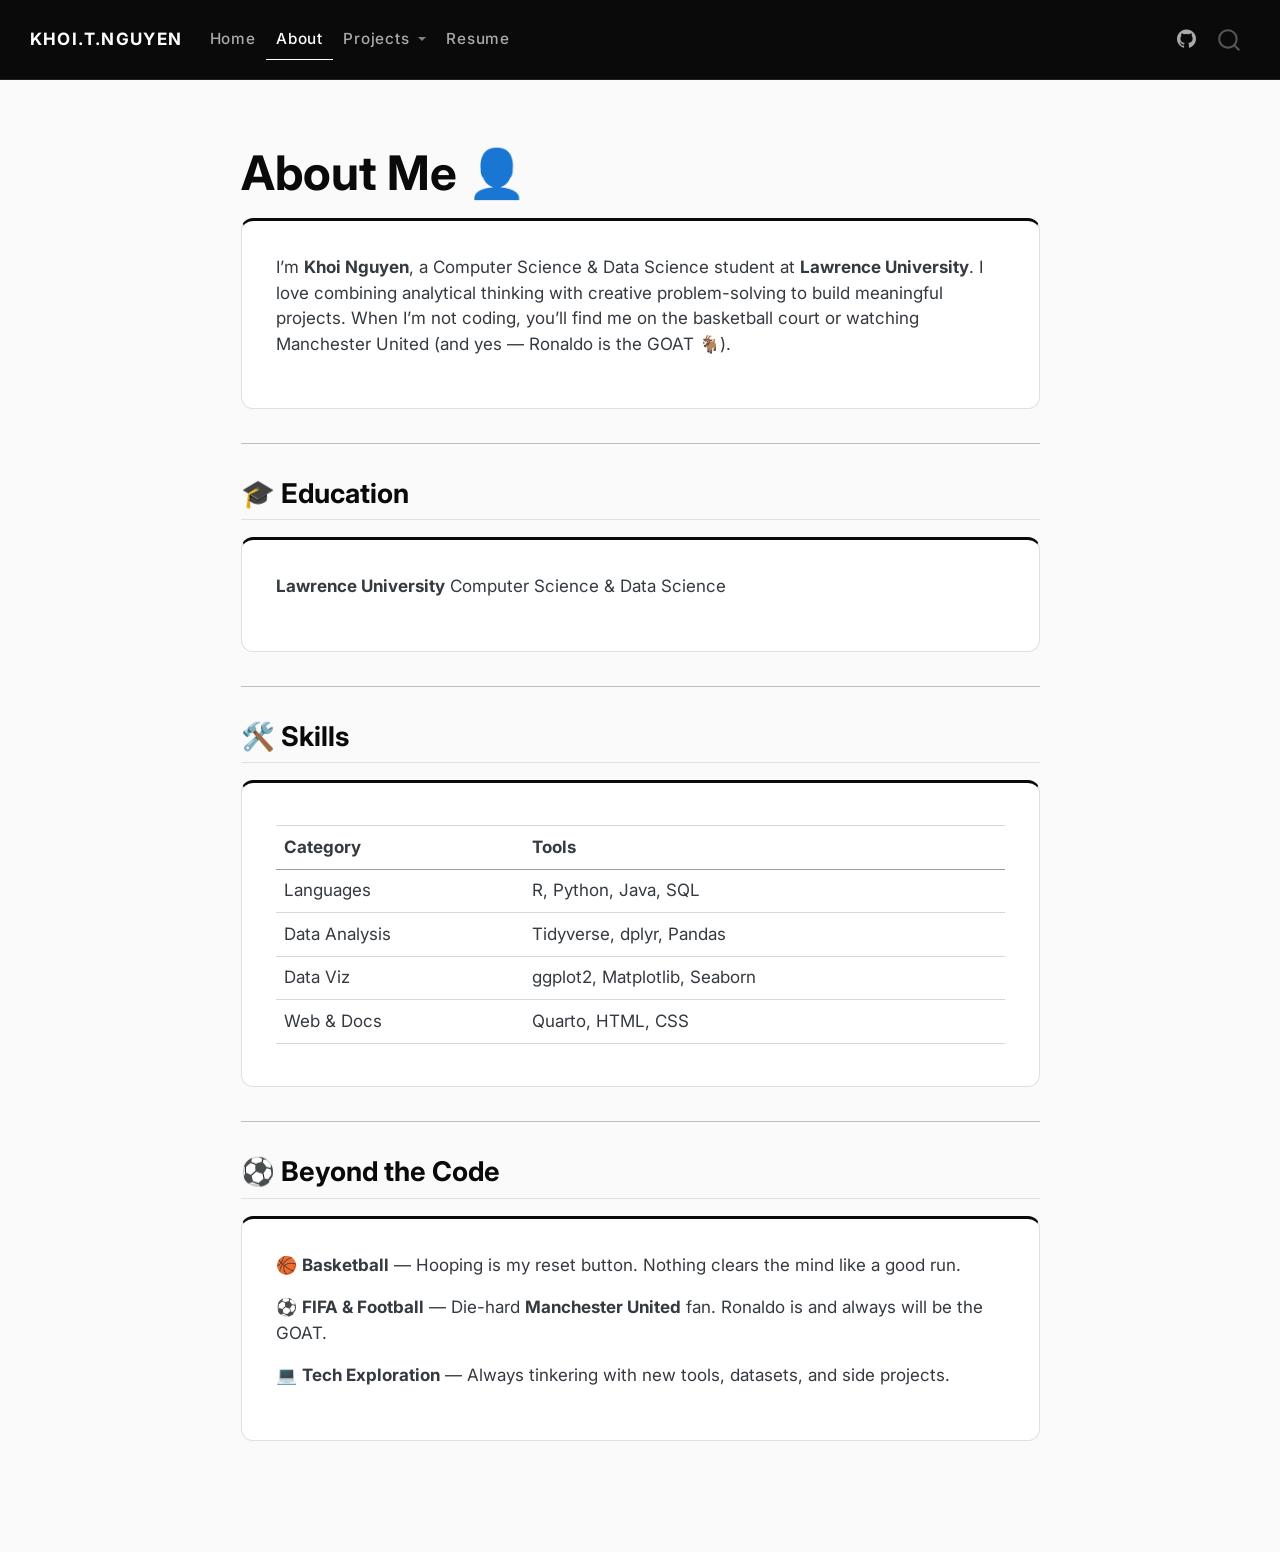
<file: docs/about.html>
<!DOCTYPE html>
<html xmlns="http://www.w3.org/1999/xhtml" lang="en" xml:lang="en"><head>

<meta charset="utf-8">
<meta name="generator" content="quarto-1.8.27">

<meta name="viewport" content="width=device-width, initial-scale=1.0, user-scalable=yes">


<title>about – Khoi.T.Nguyen</title>
<style>
code{white-space: pre-wrap;}
span.smallcaps{font-variant: small-caps;}
div.columns{display: flex; gap: min(4vw, 1.5em);}
div.column{flex: auto; overflow-x: auto;}
div.hanging-indent{margin-left: 1.5em; text-indent: -1.5em;}
ul.task-list{list-style: none;}
ul.task-list li input[type="checkbox"] {
  width: 0.8em;
  margin: 0 0.8em 0.2em -1em; /* quarto-specific, see https://github.com/quarto-dev/quarto-cli/issues/4556 */ 
  vertical-align: middle;
}
</style>


<script src="site_libs/quarto-nav/quarto-nav.js"></script>
<script src="site_libs/quarto-nav/headroom.min.js"></script>
<script src="site_libs/clipboard/clipboard.min.js"></script>
<script src="site_libs/quarto-search/autocomplete.umd.js"></script>
<script src="site_libs/quarto-search/fuse.min.js"></script>
<script src="site_libs/quarto-search/quarto-search.js"></script>
<meta name="quarto:offset" content="./">
<script src="site_libs/quarto-html/quarto.js" type="module"></script>
<script src="site_libs/quarto-html/tabsets/tabsets.js" type="module"></script>
<script src="site_libs/quarto-html/axe/axe-check.js" type="module"></script>
<script src="site_libs/quarto-html/popper.min.js"></script>
<script src="site_libs/quarto-html/tippy.umd.min.js"></script>
<script src="site_libs/quarto-html/anchor.min.js"></script>
<link href="site_libs/quarto-html/tippy.css" rel="stylesheet">
<link href="site_libs/quarto-html/quarto-syntax-highlighting-ed96de9b727972fe78a7b5d16c58bf87.css" rel="stylesheet" id="quarto-text-highlighting-styles">
<script src="site_libs/bootstrap/bootstrap.min.js"></script>
<link href="site_libs/bootstrap/bootstrap-icons.css" rel="stylesheet">
<link href="site_libs/bootstrap/bootstrap-c82218b12ac0f327fa8bd7d074ce2147.min.css" rel="stylesheet" append-hash="true" id="quarto-bootstrap" data-mode="light">
<script id="quarto-search-options" type="application/json">{
  "location": "navbar",
  "copy-button": false,
  "collapse-after": 3,
  "panel-placement": "end",
  "type": "overlay",
  "limit": 50,
  "keyboard-shortcut": [
    "f",
    "/",
    "s"
  ],
  "show-item-context": false,
  "language": {
    "search-no-results-text": "No results",
    "search-matching-documents-text": "matching documents",
    "search-copy-link-title": "Copy link to search",
    "search-hide-matches-text": "Hide additional matches",
    "search-more-match-text": "more match in this document",
    "search-more-matches-text": "more matches in this document",
    "search-clear-button-title": "Clear",
    "search-text-placeholder": "",
    "search-detached-cancel-button-title": "Cancel",
    "search-submit-button-title": "Submit",
    "search-label": "Search"
  }
}</script>


<link rel="stylesheet" href="styles.css">
</head>

<body class="nav-fixed fullcontent quarto-light">

<div id="quarto-search-results"></div>
  <header id="quarto-header" class="headroom fixed-top">
    <nav class="navbar navbar-expand-lg " data-bs-theme="dark">
      <div class="navbar-container container-fluid">
      <div class="navbar-brand-container mx-auto">
    <a class="navbar-brand" href="./index.html">
    <span class="navbar-title">Khoi.T.Nguyen</span>
    </a>
  </div>
            <div id="quarto-search" class="" title="Search"></div>
          <button class="navbar-toggler" type="button" data-bs-toggle="collapse" data-bs-target="#navbarCollapse" aria-controls="navbarCollapse" role="menu" aria-expanded="false" aria-label="Toggle navigation" onclick="if (window.quartoToggleHeadroom) { window.quartoToggleHeadroom(); }">
  <span class="navbar-toggler-icon"></span>
</button>
          <div class="collapse navbar-collapse" id="navbarCollapse">
            <ul class="navbar-nav navbar-nav-scroll me-auto">
  <li class="nav-item">
    <a class="nav-link" href="./index.html"> 
<span class="menu-text">Home</span></a>
  </li>  
  <li class="nav-item">
    <a class="nav-link active" href="./about.html" aria-current="page"> 
<span class="menu-text">About</span></a>
  </li>  
  <li class="nav-item dropdown ">
    <a class="nav-link dropdown-toggle" href="#" id="nav-menu-projects" role="link" data-bs-toggle="dropdown" aria-expanded="false">
 <span class="menu-text">Projects</span>
    </a>
    <ul class="dropdown-menu" aria-labelledby="nav-menu-projects">    
        <li>
    <a class="dropdown-item" href="./projects.html">
 <span class="dropdown-text">F1 SQL Analysis</span></a>
  </li>  
        <li>
    <a class="dropdown-item" href="./Project3.html">
 <span class="dropdown-text">Love, Fear, and Social Worlds: A Text Analysis of Pride and Prejudice, Frankenstein, and Dracula</span></a>
  </li>  
        <li>
    <a class="dropdown-item" href="./project4.html">
 <span class="dropdown-text">aRtpalette</span></a>
  </li>  
        <li>
    <a class="dropdown-item" href="./Paper_presentation_poster.html">
 <span class="dropdown-text">Paper Analysis: DuckDB: An Embeddable Analytical Database</span></a>
  </li>  
        <li>
    <a class="dropdown-item" href="./TitanicProject.html">
 <span class="dropdown-text">Survival on the Titanic: Analyzing Patterns and Building Predictive Models</span></a>
  </li>  
    </ul>
  </li>
  <li class="nav-item">
    <a class="nav-link" href="./Resume.html"> 
<span class="menu-text">Resume</span></a>
  </li>  
</ul>
            <ul class="navbar-nav navbar-nav-scroll ms-auto">
  <li class="nav-item compact">
    <a class="nav-link" href="https://github.com/kho2934"> <i class="bi bi-github" role="img">
</i> 
<span class="menu-text"></span></a>
  </li>  
</ul>
          </div> <!-- /navcollapse -->
            <div class="quarto-navbar-tools">
</div>
      </div> <!-- /container-fluid -->
    </nav>
</header>
<!-- content -->
<div id="quarto-content" class="quarto-container page-columns page-rows-contents page-layout-article page-navbar">
<!-- sidebar -->
<!-- margin-sidebar -->
    
<!-- main -->
<main class="content" id="quarto-document-content"><header id="title-block-header" class="quarto-title-block"></header>




<section id="about-me" class="level1">
<h1>About Me 👤</h1>
<div class="card" style="padding: 2rem; margin-bottom: 2rem;">
<p>I’m <strong>Khoi Nguyen</strong>, a Computer Science &amp; Data Science student at <strong>Lawrence University</strong>. I love combining analytical thinking with creative problem-solving to build meaningful projects. When I’m not coding, you’ll find me on the basketball court or watching Manchester United (and yes — Ronaldo is the GOAT 🐐).</p>
</div>
<hr>
<section id="education" class="level2">
<h2 class="anchored" data-anchor-id="education">🎓 Education</h2>
<div class="card" style="padding: 2rem; margin-bottom: 2rem;">
<p><strong>Lawrence University</strong> Computer Science &amp; Data Science</p>
</div>
<hr>
</section>
<section id="skills" class="level2">
<h2 class="anchored" data-anchor-id="skills">🛠️ Skills</h2>
<div class="card" style="padding: 2rem; margin-bottom: 2rem;">
<table class="caption-top table">
<thead>
<tr class="header">
<th>Category</th>
<th>Tools</th>
</tr>
</thead>
<tbody>
<tr class="odd">
<td>Languages</td>
<td>R, Python, Java, SQL</td>
</tr>
<tr class="even">
<td>Data Analysis</td>
<td>Tidyverse, dplyr, Pandas</td>
</tr>
<tr class="odd">
<td>Data Viz</td>
<td>ggplot2, Matplotlib, Seaborn</td>
</tr>
<tr class="even">
<td>Web &amp; Docs</td>
<td>Quarto, HTML, CSS</td>
</tr>
</tbody>
</table>
</div>
<hr>
</section>
<section id="beyond-the-code" class="level2">
<h2 class="anchored" data-anchor-id="beyond-the-code">⚽ Beyond the Code</h2>
<div class="card" style="padding: 2rem; margin-bottom: 2rem;">
<p>🏀 <strong>Basketball</strong> — Hooping is my reset button. Nothing clears the mind like a good run.</p>
<p>⚽ <strong>FIFA &amp; Football</strong> — Die-hard <strong>Manchester United</strong> fan. Ronaldo is and always will be the GOAT.</p>
<p>💻 <strong>Tech Exploration</strong> — Always tinkering with new tools, datasets, and side projects.</p>
</div>


</section>
</section>

</main> <!-- /main -->
<script id="quarto-html-after-body" type="application/javascript">
  window.document.addEventListener("DOMContentLoaded", function (event) {
    const icon = "";
    const anchorJS = new window.AnchorJS();
    anchorJS.options = {
      placement: 'right',
      icon: icon
    };
    anchorJS.add('.anchored');
    const isCodeAnnotation = (el) => {
      for (const clz of el.classList) {
        if (clz.startsWith('code-annotation-')) {                     
          return true;
        }
      }
      return false;
    }
    const onCopySuccess = function(e) {
      // button target
      const button = e.trigger;
      // don't keep focus
      button.blur();
      // flash "checked"
      button.classList.add('code-copy-button-checked');
      var currentTitle = button.getAttribute("title");
      button.setAttribute("title", "Copied!");
      let tooltip;
      if (window.bootstrap) {
        button.setAttribute("data-bs-toggle", "tooltip");
        button.setAttribute("data-bs-placement", "left");
        button.setAttribute("data-bs-title", "Copied!");
        tooltip = new bootstrap.Tooltip(button, 
          { trigger: "manual", 
            customClass: "code-copy-button-tooltip",
            offset: [0, -8]});
        tooltip.show();    
      }
      setTimeout(function() {
        if (tooltip) {
          tooltip.hide();
          button.removeAttribute("data-bs-title");
          button.removeAttribute("data-bs-toggle");
          button.removeAttribute("data-bs-placement");
        }
        button.setAttribute("title", currentTitle);
        button.classList.remove('code-copy-button-checked');
      }, 1000);
      // clear code selection
      e.clearSelection();
    }
    const getTextToCopy = function(trigger) {
      const outerScaffold = trigger.parentElement.cloneNode(true);
      const codeEl = outerScaffold.querySelector('code');
      for (const childEl of codeEl.children) {
        if (isCodeAnnotation(childEl)) {
          childEl.remove();
        }
      }
      return codeEl.innerText;
    }
    const clipboard = new window.ClipboardJS('.code-copy-button:not([data-in-quarto-modal])', {
      text: getTextToCopy
    });
    clipboard.on('success', onCopySuccess);
    if (window.document.getElementById('quarto-embedded-source-code-modal')) {
      const clipboardModal = new window.ClipboardJS('.code-copy-button[data-in-quarto-modal]', {
        text: getTextToCopy,
        container: window.document.getElementById('quarto-embedded-source-code-modal')
      });
      clipboardModal.on('success', onCopySuccess);
    }
      var localhostRegex = new RegExp(/^(?:http|https):\/\/localhost\:?[0-9]*\//);
      var mailtoRegex = new RegExp(/^mailto:/);
        var filterRegex = new RegExp('/' + window.location.host + '/');
      var isInternal = (href) => {
          return filterRegex.test(href) || localhostRegex.test(href) || mailtoRegex.test(href);
      }
      // Inspect non-navigation links and adorn them if external
     var links = window.document.querySelectorAll('a[href]:not(.nav-link):not(.navbar-brand):not(.toc-action):not(.sidebar-link):not(.sidebar-item-toggle):not(.pagination-link):not(.no-external):not([aria-hidden]):not(.dropdown-item):not(.quarto-navigation-tool):not(.about-link)');
      for (var i=0; i<links.length; i++) {
        const link = links[i];
        if (!isInternal(link.href)) {
          // undo the damage that might have been done by quarto-nav.js in the case of
          // links that we want to consider external
          if (link.dataset.originalHref !== undefined) {
            link.href = link.dataset.originalHref;
          }
        }
      }
    function tippyHover(el, contentFn, onTriggerFn, onUntriggerFn) {
      const config = {
        allowHTML: true,
        maxWidth: 500,
        delay: 100,
        arrow: false,
        appendTo: function(el) {
            return el.parentElement;
        },
        interactive: true,
        interactiveBorder: 10,
        theme: 'quarto',
        placement: 'bottom-start',
      };
      if (contentFn) {
        config.content = contentFn;
      }
      if (onTriggerFn) {
        config.onTrigger = onTriggerFn;
      }
      if (onUntriggerFn) {
        config.onUntrigger = onUntriggerFn;
      }
      window.tippy(el, config); 
    }
    const noterefs = window.document.querySelectorAll('a[role="doc-noteref"]');
    for (var i=0; i<noterefs.length; i++) {
      const ref = noterefs[i];
      tippyHover(ref, function() {
        // use id or data attribute instead here
        let href = ref.getAttribute('data-footnote-href') || ref.getAttribute('href');
        try { href = new URL(href).hash; } catch {}
        const id = href.replace(/^#\/?/, "");
        const note = window.document.getElementById(id);
        if (note) {
          return note.innerHTML;
        } else {
          return "";
        }
      });
    }
    const xrefs = window.document.querySelectorAll('a.quarto-xref');
    const processXRef = (id, note) => {
      // Strip column container classes
      const stripColumnClz = (el) => {
        el.classList.remove("page-full", "page-columns");
        if (el.children) {
          for (const child of el.children) {
            stripColumnClz(child);
          }
        }
      }
      stripColumnClz(note)
      if (id === null || id.startsWith('sec-')) {
        // Special case sections, only their first couple elements
        const container = document.createElement("div");
        if (note.children && note.children.length > 2) {
          container.appendChild(note.children[0].cloneNode(true));
          for (let i = 1; i < note.children.length; i++) {
            const child = note.children[i];
            if (child.tagName === "P" && child.innerText === "") {
              continue;
            } else {
              container.appendChild(child.cloneNode(true));
              break;
            }
          }
          if (window.Quarto?.typesetMath) {
            window.Quarto.typesetMath(container);
          }
          return container.innerHTML
        } else {
          if (window.Quarto?.typesetMath) {
            window.Quarto.typesetMath(note);
          }
          return note.innerHTML;
        }
      } else {
        // Remove any anchor links if they are present
        const anchorLink = note.querySelector('a.anchorjs-link');
        if (anchorLink) {
          anchorLink.remove();
        }
        if (window.Quarto?.typesetMath) {
          window.Quarto.typesetMath(note);
        }
        if (note.classList.contains("callout")) {
          return note.outerHTML;
        } else {
          return note.innerHTML;
        }
      }
    }
    for (var i=0; i<xrefs.length; i++) {
      const xref = xrefs[i];
      tippyHover(xref, undefined, function(instance) {
        instance.disable();
        let url = xref.getAttribute('href');
        let hash = undefined; 
        if (url.startsWith('#')) {
          hash = url;
        } else {
          try { hash = new URL(url).hash; } catch {}
        }
        if (hash) {
          const id = hash.replace(/^#\/?/, "");
          const note = window.document.getElementById(id);
          if (note !== null) {
            try {
              const html = processXRef(id, note.cloneNode(true));
              instance.setContent(html);
            } finally {
              instance.enable();
              instance.show();
            }
          } else {
            // See if we can fetch this
            fetch(url.split('#')[0])
            .then(res => res.text())
            .then(html => {
              const parser = new DOMParser();
              const htmlDoc = parser.parseFromString(html, "text/html");
              const note = htmlDoc.getElementById(id);
              if (note !== null) {
                const html = processXRef(id, note);
                instance.setContent(html);
              } 
            }).finally(() => {
              instance.enable();
              instance.show();
            });
          }
        } else {
          // See if we can fetch a full url (with no hash to target)
          // This is a special case and we should probably do some content thinning / targeting
          fetch(url)
          .then(res => res.text())
          .then(html => {
            const parser = new DOMParser();
            const htmlDoc = parser.parseFromString(html, "text/html");
            const note = htmlDoc.querySelector('main.content');
            if (note !== null) {
              // This should only happen for chapter cross references
              // (since there is no id in the URL)
              // remove the first header
              if (note.children.length > 0 && note.children[0].tagName === "HEADER") {
                note.children[0].remove();
              }
              const html = processXRef(null, note);
              instance.setContent(html);
            } 
          }).finally(() => {
            instance.enable();
            instance.show();
          });
        }
      }, function(instance) {
      });
    }
        let selectedAnnoteEl;
        const selectorForAnnotation = ( cell, annotation) => {
          let cellAttr = 'data-code-cell="' + cell + '"';
          let lineAttr = 'data-code-annotation="' +  annotation + '"';
          const selector = 'span[' + cellAttr + '][' + lineAttr + ']';
          return selector;
        }
        const selectCodeLines = (annoteEl) => {
          const doc = window.document;
          const targetCell = annoteEl.getAttribute("data-target-cell");
          const targetAnnotation = annoteEl.getAttribute("data-target-annotation");
          const annoteSpan = window.document.querySelector(selectorForAnnotation(targetCell, targetAnnotation));
          const lines = annoteSpan.getAttribute("data-code-lines").split(",");
          const lineIds = lines.map((line) => {
            return targetCell + "-" + line;
          })
          let top = null;
          let height = null;
          let parent = null;
          if (lineIds.length > 0) {
              //compute the position of the single el (top and bottom and make a div)
              const el = window.document.getElementById(lineIds[0]);
              top = el.offsetTop;
              height = el.offsetHeight;
              parent = el.parentElement.parentElement;
            if (lineIds.length > 1) {
              const lastEl = window.document.getElementById(lineIds[lineIds.length - 1]);
              const bottom = lastEl.offsetTop + lastEl.offsetHeight;
              height = bottom - top;
            }
            if (top !== null && height !== null && parent !== null) {
              // cook up a div (if necessary) and position it 
              let div = window.document.getElementById("code-annotation-line-highlight");
              if (div === null) {
                div = window.document.createElement("div");
                div.setAttribute("id", "code-annotation-line-highlight");
                div.style.position = 'absolute';
                parent.appendChild(div);
              }
              div.style.top = top - 2 + "px";
              div.style.height = height + 4 + "px";
              div.style.left = 0;
              let gutterDiv = window.document.getElementById("code-annotation-line-highlight-gutter");
              if (gutterDiv === null) {
                gutterDiv = window.document.createElement("div");
                gutterDiv.setAttribute("id", "code-annotation-line-highlight-gutter");
                gutterDiv.style.position = 'absolute';
                const codeCell = window.document.getElementById(targetCell);
                const gutter = codeCell.querySelector('.code-annotation-gutter');
                gutter.appendChild(gutterDiv);
              }
              gutterDiv.style.top = top - 2 + "px";
              gutterDiv.style.height = height + 4 + "px";
            }
            selectedAnnoteEl = annoteEl;
          }
        };
        const unselectCodeLines = () => {
          const elementsIds = ["code-annotation-line-highlight", "code-annotation-line-highlight-gutter"];
          elementsIds.forEach((elId) => {
            const div = window.document.getElementById(elId);
            if (div) {
              div.remove();
            }
          });
          selectedAnnoteEl = undefined;
        };
          // Handle positioning of the toggle
      window.addEventListener(
        "resize",
        throttle(() => {
          elRect = undefined;
          if (selectedAnnoteEl) {
            selectCodeLines(selectedAnnoteEl);
          }
        }, 10)
      );
      function throttle(fn, ms) {
      let throttle = false;
      let timer;
        return (...args) => {
          if(!throttle) { // first call gets through
              fn.apply(this, args);
              throttle = true;
          } else { // all the others get throttled
              if(timer) clearTimeout(timer); // cancel #2
              timer = setTimeout(() => {
                fn.apply(this, args);
                timer = throttle = false;
              }, ms);
          }
        };
      }
        // Attach click handler to the DT
        const annoteDls = window.document.querySelectorAll('dt[data-target-cell]');
        for (const annoteDlNode of annoteDls) {
          annoteDlNode.addEventListener('click', (event) => {
            const clickedEl = event.target;
            if (clickedEl !== selectedAnnoteEl) {
              unselectCodeLines();
              const activeEl = window.document.querySelector('dt[data-target-cell].code-annotation-active');
              if (activeEl) {
                activeEl.classList.remove('code-annotation-active');
              }
              selectCodeLines(clickedEl);
              clickedEl.classList.add('code-annotation-active');
            } else {
              // Unselect the line
              unselectCodeLines();
              clickedEl.classList.remove('code-annotation-active');
            }
          });
        }
    const findCites = (el) => {
      const parentEl = el.parentElement;
      if (parentEl) {
        const cites = parentEl.dataset.cites;
        if (cites) {
          return {
            el,
            cites: cites.split(' ')
          };
        } else {
          return findCites(el.parentElement)
        }
      } else {
        return undefined;
      }
    };
    var bibliorefs = window.document.querySelectorAll('a[role="doc-biblioref"]');
    for (var i=0; i<bibliorefs.length; i++) {
      const ref = bibliorefs[i];
      const citeInfo = findCites(ref);
      if (citeInfo) {
        tippyHover(citeInfo.el, function() {
          var popup = window.document.createElement('div');
          citeInfo.cites.forEach(function(cite) {
            var citeDiv = window.document.createElement('div');
            citeDiv.classList.add('hanging-indent');
            citeDiv.classList.add('csl-entry');
            var biblioDiv = window.document.getElementById('ref-' + cite);
            if (biblioDiv) {
              citeDiv.innerHTML = biblioDiv.innerHTML;
            }
            popup.appendChild(citeDiv);
          });
          return popup.innerHTML;
        });
      }
    }
  });
  </script>
</div> <!-- /content -->




</body></html>
</file>
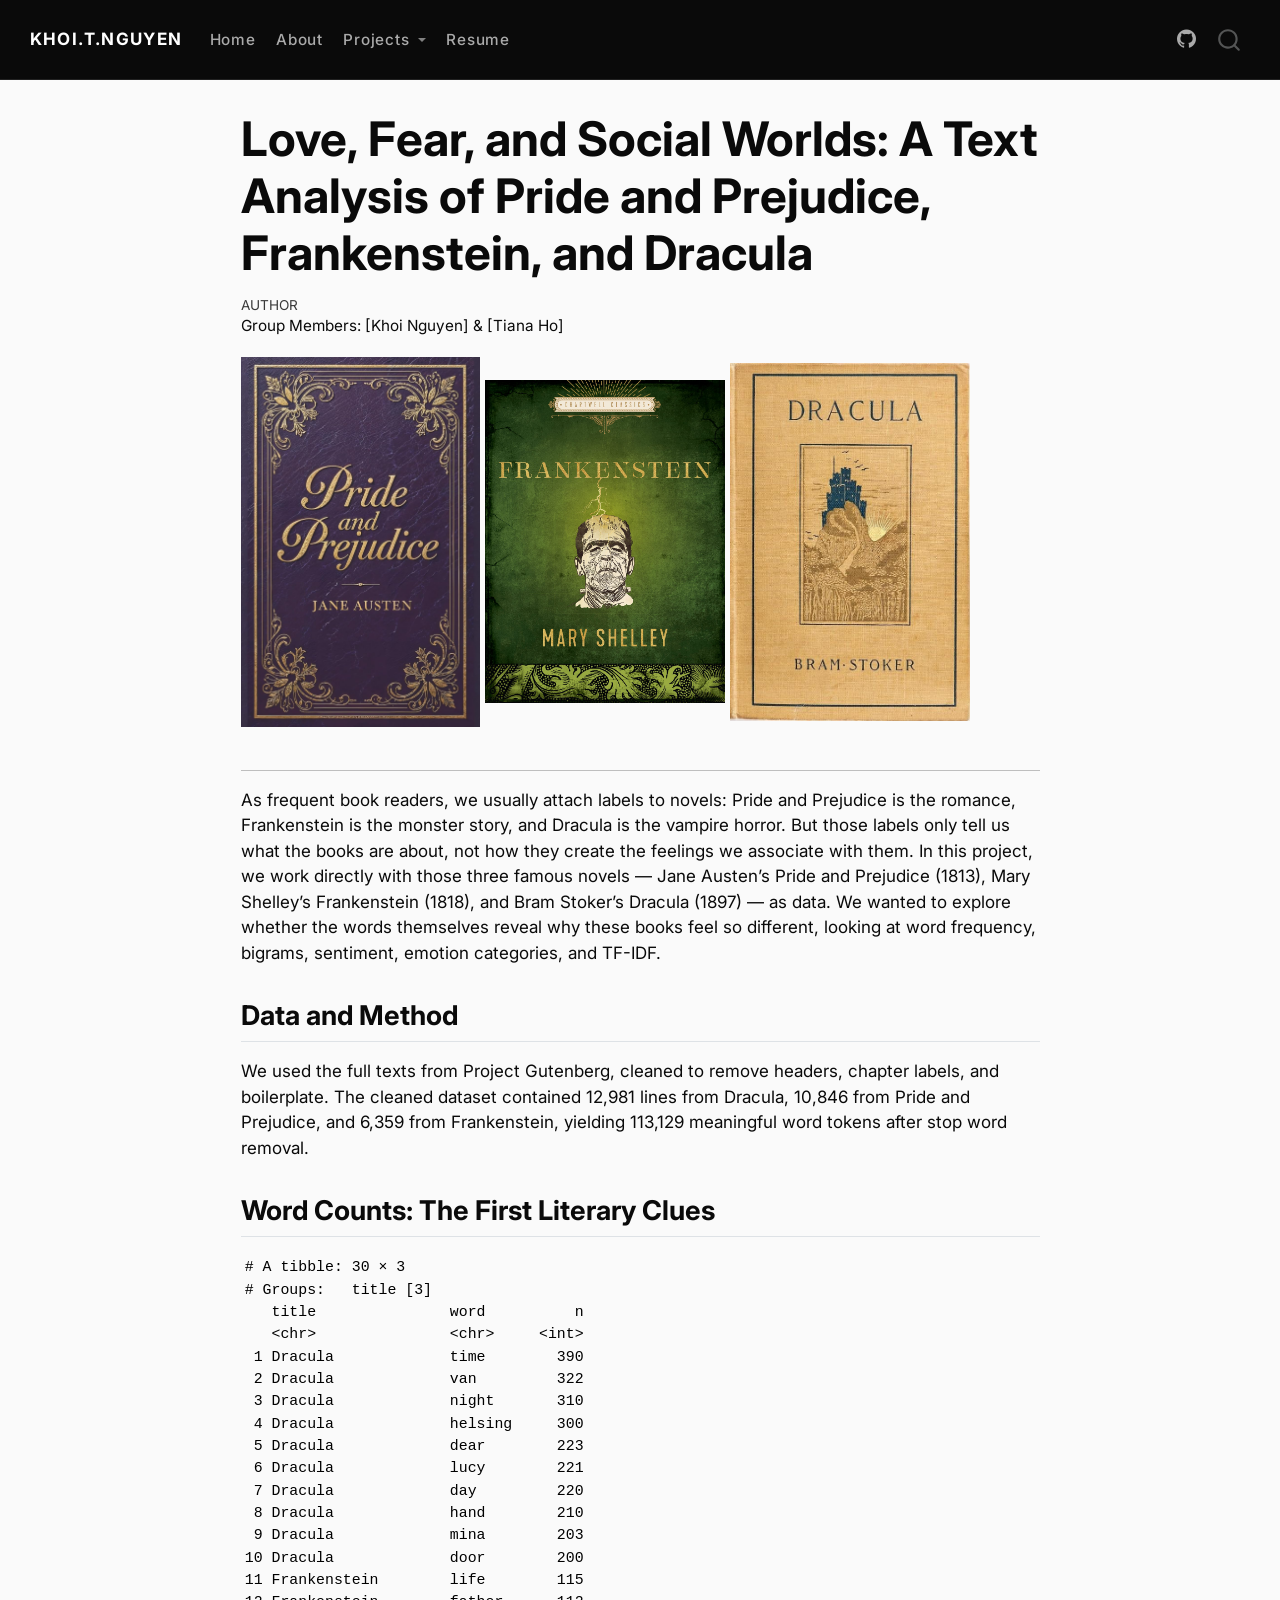
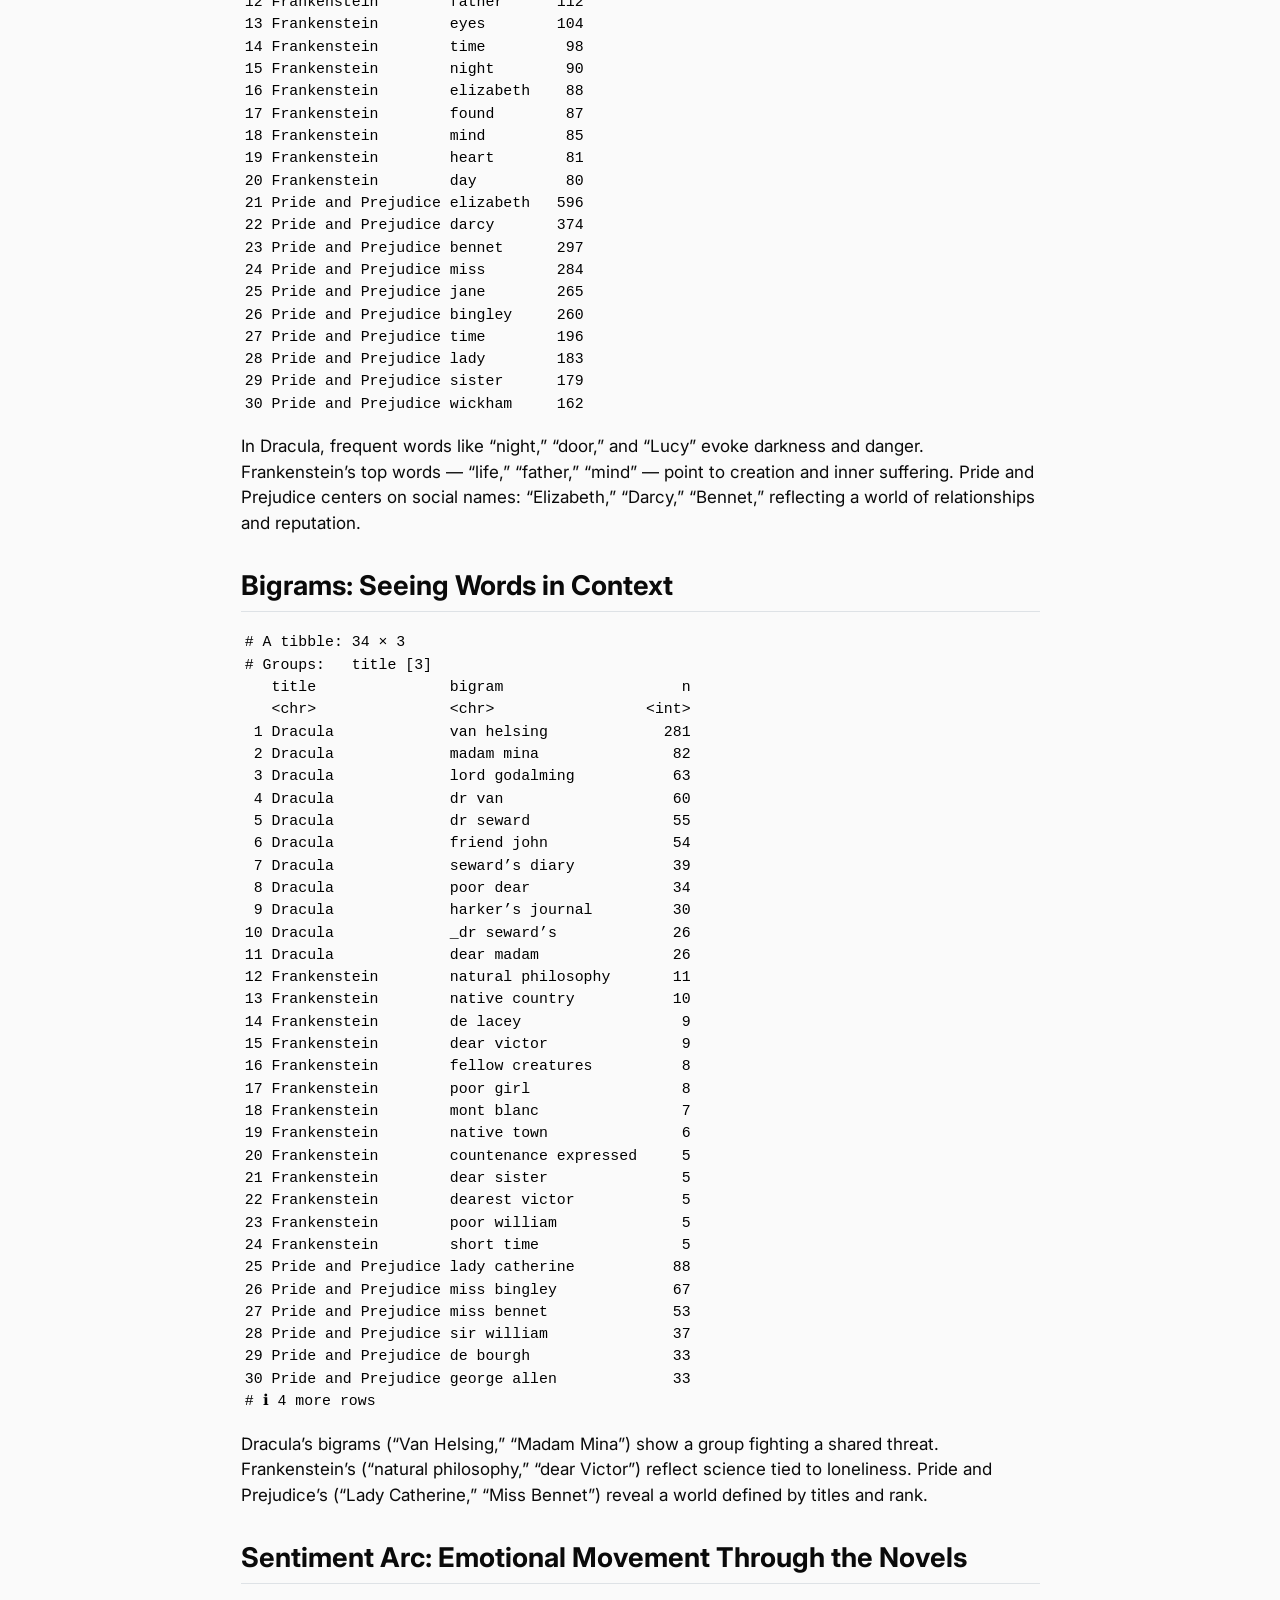
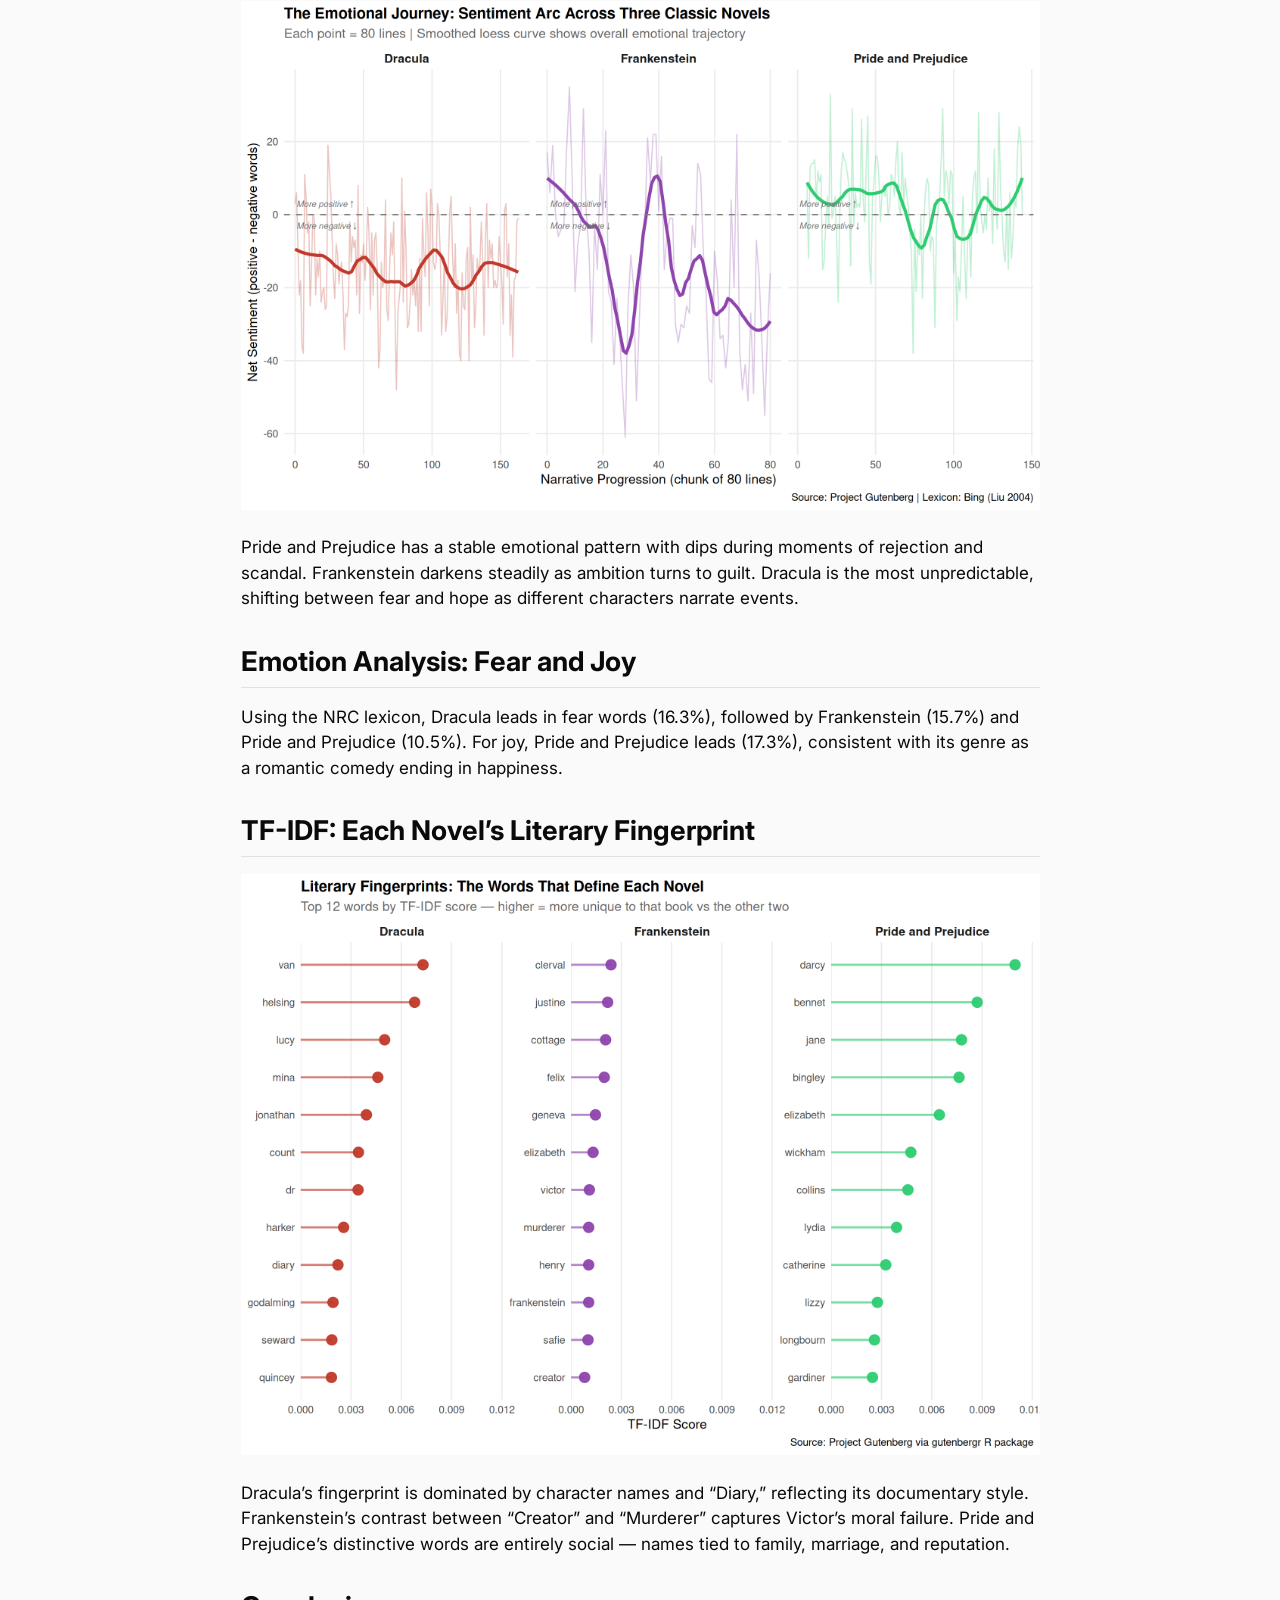
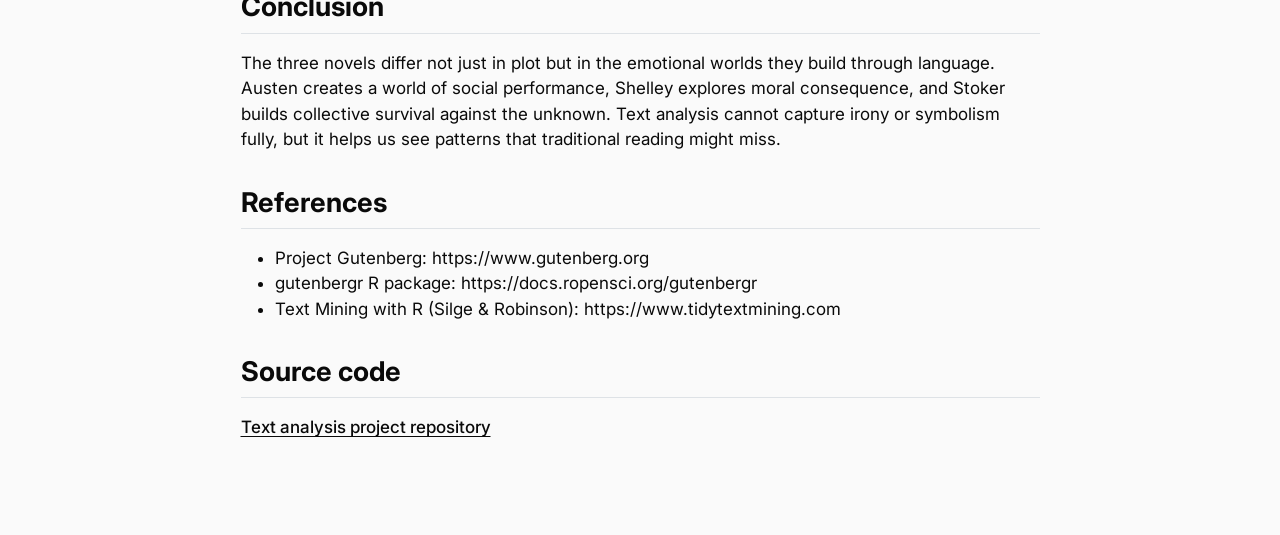
<file: docs/Project3.html>
<!DOCTYPE html>
<html xmlns="http://www.w3.org/1999/xhtml" lang="en" xml:lang="en"><head>

<meta charset="utf-8">
<meta name="generator" content="quarto-1.8.27">

<meta name="viewport" content="width=device-width, initial-scale=1.0, user-scalable=yes">

<meta name="author" content="Group Members: [Khoi Nguyen] &amp; [Tiana Ho]">

<title>Love, Fear, and Social Worlds: A Text Analysis of Pride and Prejudice, Frankenstein, and Dracula – Khoi.T.Nguyen</title>
<style>
code{white-space: pre-wrap;}
span.smallcaps{font-variant: small-caps;}
div.columns{display: flex; gap: min(4vw, 1.5em);}
div.column{flex: auto; overflow-x: auto;}
div.hanging-indent{margin-left: 1.5em; text-indent: -1.5em;}
ul.task-list{list-style: none;}
ul.task-list li input[type="checkbox"] {
  width: 0.8em;
  margin: 0 0.8em 0.2em -1em; /* quarto-specific, see https://github.com/quarto-dev/quarto-cli/issues/4556 */ 
  vertical-align: middle;
}
</style>


<script src="site_libs/quarto-nav/quarto-nav.js"></script>
<script src="site_libs/quarto-nav/headroom.min.js"></script>
<script src="site_libs/clipboard/clipboard.min.js"></script>
<script src="site_libs/quarto-search/autocomplete.umd.js"></script>
<script src="site_libs/quarto-search/fuse.min.js"></script>
<script src="site_libs/quarto-search/quarto-search.js"></script>
<meta name="quarto:offset" content="./">
<script src="site_libs/quarto-html/quarto.js" type="module"></script>
<script src="site_libs/quarto-html/tabsets/tabsets.js" type="module"></script>
<script src="site_libs/quarto-html/axe/axe-check.js" type="module"></script>
<script src="site_libs/quarto-html/popper.min.js"></script>
<script src="site_libs/quarto-html/tippy.umd.min.js"></script>
<script src="site_libs/quarto-html/anchor.min.js"></script>
<link href="site_libs/quarto-html/tippy.css" rel="stylesheet">
<link href="site_libs/quarto-html/quarto-syntax-highlighting-ed96de9b727972fe78a7b5d16c58bf87.css" rel="stylesheet" id="quarto-text-highlighting-styles">
<script src="site_libs/bootstrap/bootstrap.min.js"></script>
<link href="site_libs/bootstrap/bootstrap-icons.css" rel="stylesheet">
<link href="site_libs/bootstrap/bootstrap-c82218b12ac0f327fa8bd7d074ce2147.min.css" rel="stylesheet" append-hash="true" id="quarto-bootstrap" data-mode="light">
<script id="quarto-search-options" type="application/json">{
  "location": "navbar",
  "copy-button": false,
  "collapse-after": 3,
  "panel-placement": "end",
  "type": "overlay",
  "limit": 50,
  "keyboard-shortcut": [
    "f",
    "/",
    "s"
  ],
  "show-item-context": false,
  "language": {
    "search-no-results-text": "No results",
    "search-matching-documents-text": "matching documents",
    "search-copy-link-title": "Copy link to search",
    "search-hide-matches-text": "Hide additional matches",
    "search-more-match-text": "more match in this document",
    "search-more-matches-text": "more matches in this document",
    "search-clear-button-title": "Clear",
    "search-text-placeholder": "",
    "search-detached-cancel-button-title": "Cancel",
    "search-submit-button-title": "Submit",
    "search-label": "Search"
  }
}</script>


<link rel="stylesheet" href="styles.css">
</head>

<body class="nav-fixed fullcontent quarto-light">

<div id="quarto-search-results"></div>
  <header id="quarto-header" class="headroom fixed-top">
    <nav class="navbar navbar-expand-lg " data-bs-theme="dark">
      <div class="navbar-container container-fluid">
      <div class="navbar-brand-container mx-auto">
    <a class="navbar-brand" href="./index.html">
    <span class="navbar-title">Khoi.T.Nguyen</span>
    </a>
  </div>
            <div id="quarto-search" class="" title="Search"></div>
          <button class="navbar-toggler" type="button" data-bs-toggle="collapse" data-bs-target="#navbarCollapse" aria-controls="navbarCollapse" role="menu" aria-expanded="false" aria-label="Toggle navigation" onclick="if (window.quartoToggleHeadroom) { window.quartoToggleHeadroom(); }">
  <span class="navbar-toggler-icon"></span>
</button>
          <div class="collapse navbar-collapse" id="navbarCollapse">
            <ul class="navbar-nav navbar-nav-scroll me-auto">
  <li class="nav-item">
    <a class="nav-link" href="./index.html"> 
<span class="menu-text">Home</span></a>
  </li>  
  <li class="nav-item">
    <a class="nav-link" href="./about.html"> 
<span class="menu-text">About</span></a>
  </li>  
  <li class="nav-item dropdown ">
    <a class="nav-link dropdown-toggle" href="#" id="nav-menu-projects" role="link" data-bs-toggle="dropdown" aria-expanded="false">
 <span class="menu-text">Projects</span>
    </a>
    <ul class="dropdown-menu" aria-labelledby="nav-menu-projects">    
        <li>
    <a class="dropdown-item" href="./projects.html">
 <span class="dropdown-text">F1 SQL Analysis</span></a>
  </li>  
        <li>
    <a class="dropdown-item" href="./Project3.html">
 <span class="dropdown-text">Love, Fear, and Social Worlds: A Text Analysis of Pride and Prejudice, Frankenstein, and Dracula</span></a>
  </li>  
        <li>
    <a class="dropdown-item" href="./project4.html">
 <span class="dropdown-text">aRtpalette</span></a>
  </li>  
        <li>
    <a class="dropdown-item" href="./Paper_presentation_poster.html">
 <span class="dropdown-text">Paper Analysis: DuckDB: An Embeddable Analytical Database</span></a>
  </li>  
        <li>
    <a class="dropdown-item" href="./TitanicProject.html">
 <span class="dropdown-text">Survival on the Titanic: Analyzing Patterns and Building Predictive Models</span></a>
  </li>  
    </ul>
  </li>
  <li class="nav-item">
    <a class="nav-link" href="./Resume.html"> 
<span class="menu-text">Resume</span></a>
  </li>  
</ul>
            <ul class="navbar-nav navbar-nav-scroll ms-auto">
  <li class="nav-item compact">
    <a class="nav-link" href="https://github.com/kho2934"> <i class="bi bi-github" role="img">
</i> 
<span class="menu-text"></span></a>
  </li>  
</ul>
          </div> <!-- /navcollapse -->
            <div class="quarto-navbar-tools">
</div>
      </div> <!-- /container-fluid -->
    </nav>
</header>
<!-- content -->
<div id="quarto-content" class="quarto-container page-columns page-rows-contents page-layout-article page-navbar">
<!-- sidebar -->
<!-- margin-sidebar -->
    
<!-- main -->
<main class="content" id="quarto-document-content">

<header id="title-block-header" class="quarto-title-block default">
<div class="quarto-title">
<h1 class="title">Love, Fear, and Social Worlds: A Text Analysis of Pride and Prejudice, Frankenstein, and Dracula</h1>
</div>



<div class="quarto-title-meta">

    <div>
    <div class="quarto-title-meta-heading">Author</div>
    <div class="quarto-title-meta-contents">
             <p>Group Members: [Khoi Nguyen] &amp; [Tiana Ho] </p>
          </div>
  </div>
    
  
    
  </div>
  


</header>


<div style="display: flex; gap: 1rem; justify-content: center; margin-bottom: 1.5rem;">
<p><img src="P&amp;P.jpg" class="img-fluid" style="width:30.0%" alt="Pride and Prejudice"> <img src="F.jpg" class="img-fluid" style="width:30.0%" alt="Frankenstein"> <img src="D.jpg" class="img-fluid" style="width:30.0%" alt="Dracula"></p>
</div>
<hr>
<p>As frequent book readers, we usually attach labels to novels: Pride and Prejudice is the romance, Frankenstein is the monster story, and Dracula is the vampire horror. But those labels only tell us what the books are about, not how they create the feelings we associate with them. In this project, we work directly with those three famous novels — Jane Austen’s Pride and Prejudice (1813), Mary Shelley’s Frankenstein (1818), and Bram Stoker’s Dracula (1897) — as data. We wanted to explore whether the words themselves reveal why these books feel so different, looking at word frequency, bigrams, sentiment, emotion categories, and TF-IDF.</p>
<section id="data-and-method" class="level2">
<h2 class="anchored" data-anchor-id="data-and-method">Data and Method</h2>
<p>We used the full texts from Project Gutenberg, cleaned to remove headers, chapter labels, and boilerplate. The cleaned dataset contained 12,981 lines from Dracula, 10,846 from Pride and Prejudice, and 6,359 from Frankenstein, yielding 113,129 meaningful word tokens after stop word removal.</p>
</section>
<section id="word-counts-the-first-literary-clues" class="level2">
<h2 class="anchored" data-anchor-id="word-counts-the-first-literary-clues">Word Counts: The First Literary Clues</h2>
<div class="cell">
<div class="cell-output cell-output-stdout">
<pre><code># A tibble: 30 × 3
# Groups:   title [3]
   title               word          n
   &lt;chr&gt;               &lt;chr&gt;     &lt;int&gt;
 1 Dracula             time        390
 2 Dracula             van         322
 3 Dracula             night       310
 4 Dracula             helsing     300
 5 Dracula             dear        223
 6 Dracula             lucy        221
 7 Dracula             day         220
 8 Dracula             hand        210
 9 Dracula             mina        203
10 Dracula             door        200
11 Frankenstein        life        115
12 Frankenstein        father      112
13 Frankenstein        eyes        104
14 Frankenstein        time         98
15 Frankenstein        night        90
16 Frankenstein        elizabeth    88
17 Frankenstein        found        87
18 Frankenstein        mind         85
19 Frankenstein        heart        81
20 Frankenstein        day          80
21 Pride and Prejudice elizabeth   596
22 Pride and Prejudice darcy       374
23 Pride and Prejudice bennet      297
24 Pride and Prejudice miss        284
25 Pride and Prejudice jane        265
26 Pride and Prejudice bingley     260
27 Pride and Prejudice time        196
28 Pride and Prejudice lady        183
29 Pride and Prejudice sister      179
30 Pride and Prejudice wickham     162</code></pre>
</div>
</div>
<p>In Dracula, frequent words like “night,” “door,” and “Lucy” evoke darkness and danger. Frankenstein’s top words — “life,” “father,” “mind” — point to creation and inner suffering. Pride and Prejudice centers on social names: “Elizabeth,” “Darcy,” “Bennet,” reflecting a world of relationships and reputation.</p>
</section>
<section id="bigrams-seeing-words-in-context" class="level2">
<h2 class="anchored" data-anchor-id="bigrams-seeing-words-in-context">Bigrams: Seeing Words in Context</h2>
<div class="cell">
<div class="cell-output cell-output-stdout">
<pre><code># A tibble: 34 × 3
# Groups:   title [3]
   title               bigram                    n
   &lt;chr&gt;               &lt;chr&gt;                 &lt;int&gt;
 1 Dracula             van helsing             281
 2 Dracula             madam mina               82
 3 Dracula             lord godalming           63
 4 Dracula             dr van                   60
 5 Dracula             dr seward                55
 6 Dracula             friend john              54
 7 Dracula             seward’s diary           39
 8 Dracula             poor dear                34
 9 Dracula             harker’s journal         30
10 Dracula             _dr seward’s             26
11 Dracula             dear madam               26
12 Frankenstein        natural philosophy       11
13 Frankenstein        native country           10
14 Frankenstein        de lacey                  9
15 Frankenstein        dear victor               9
16 Frankenstein        fellow creatures          8
17 Frankenstein        poor girl                 8
18 Frankenstein        mont blanc                7
19 Frankenstein        native town               6
20 Frankenstein        countenance expressed     5
21 Frankenstein        dear sister               5
22 Frankenstein        dearest victor            5
23 Frankenstein        poor william              5
24 Frankenstein        short time                5
25 Pride and Prejudice lady catherine           88
26 Pride and Prejudice miss bingley             67
27 Pride and Prejudice miss bennet              53
28 Pride and Prejudice sir william              37
29 Pride and Prejudice de bourgh                33
30 Pride and Prejudice george allen             33
# ℹ 4 more rows</code></pre>
</div>
</div>
<p>Dracula’s bigrams (“Van Helsing,” “Madam Mina”) show a group fighting a shared threat. Frankenstein’s (“natural philosophy,” “dear Victor”) reflect science tied to loneliness. Pride and Prejudice’s (“Lady Catherine,” “Miss Bennet”) reveal a world defined by titles and rank.</p>
</section>
<section id="sentiment-arc-emotional-movement-through-the-novels" class="level2">
<h2 class="anchored" data-anchor-id="sentiment-arc-emotional-movement-through-the-novels">Sentiment Arc: Emotional Movement Through the Novels</h2>
<div class="cell">
<div class="cell-output-display">
<div>
<figure class="figure">
<p><img src="Project3_files/figure-html/unnamed-chunk-11-1.png" class="img-fluid figure-img" width="1056"></p>
</figure>
</div>
</div>
</div>
<p>Pride and Prejudice has a stable emotional pattern with dips during moments of rejection and scandal. Frankenstein darkens steadily as ambition turns to guilt. Dracula is the most unpredictable, shifting between fear and hope as different characters narrate events.</p>
</section>
<section id="emotion-analysis-fear-and-joy" class="level2">
<h2 class="anchored" data-anchor-id="emotion-analysis-fear-and-joy">Emotion Analysis: Fear and Joy</h2>
<p>Using the NRC lexicon, Dracula leads in fear words (16.3%), followed by Frankenstein (15.7%) and Pride and Prejudice (10.5%). For joy, Pride and Prejudice leads (17.3%), consistent with its genre as a romantic comedy ending in happiness.</p>
</section>
<section id="tf-idf-each-novels-literary-fingerprint" class="level2">
<h2 class="anchored" data-anchor-id="tf-idf-each-novels-literary-fingerprint">TF-IDF: Each Novel’s Literary Fingerprint</h2>
<div class="cell">
<div class="cell-output-display">
<div>
<figure class="figure">
<p><img src="Project3_files/figure-html/unnamed-chunk-12-1.png" class="img-fluid figure-img" width="1056"></p>
</figure>
</div>
</div>
</div>
<p>Dracula’s fingerprint is dominated by character names and “Diary,” reflecting its documentary style. Frankenstein’s contrast between “Creator” and “Murderer” captures Victor’s moral failure. Pride and Prejudice’s distinctive words are entirely social — names tied to family, marriage, and reputation.</p>
</section>
<section id="conclusion" class="level2">
<h2 class="anchored" data-anchor-id="conclusion">Conclusion</h2>
<p>The three novels differ not just in plot but in the emotional worlds they build through language. Austen creates a world of social performance, Shelley explores moral consequence, and Stoker builds collective survival against the unknown. Text analysis cannot capture irony or symbolism fully, but it helps us see patterns that traditional reading might miss.</p>
</section>
<section id="references" class="level2">
<h2 class="anchored" data-anchor-id="references">References</h2>
<ul>
<li>Project Gutenberg: https://www.gutenberg.org</li>
<li>gutenbergr R package: https://docs.ropensci.org/gutenbergr</li>
<li>Text Mining with R (Silge &amp; Robinson): https://www.tidytextmining.com</li>
</ul>
</section>
<section id="source-code" class="level2">
<h2 class="anchored" data-anchor-id="source-code">Source code</h2>
<p><a href="https://github.com/ADC-405-S26/Project_3_TextAnalysis_Team_2">Text analysis project repository</a></p>


</section>

</main> <!-- /main -->
<script id="quarto-html-after-body" type="application/javascript">
  window.document.addEventListener("DOMContentLoaded", function (event) {
    const icon = "";
    const anchorJS = new window.AnchorJS();
    anchorJS.options = {
      placement: 'right',
      icon: icon
    };
    anchorJS.add('.anchored');
    const isCodeAnnotation = (el) => {
      for (const clz of el.classList) {
        if (clz.startsWith('code-annotation-')) {                     
          return true;
        }
      }
      return false;
    }
    const onCopySuccess = function(e) {
      // button target
      const button = e.trigger;
      // don't keep focus
      button.blur();
      // flash "checked"
      button.classList.add('code-copy-button-checked');
      var currentTitle = button.getAttribute("title");
      button.setAttribute("title", "Copied!");
      let tooltip;
      if (window.bootstrap) {
        button.setAttribute("data-bs-toggle", "tooltip");
        button.setAttribute("data-bs-placement", "left");
        button.setAttribute("data-bs-title", "Copied!");
        tooltip = new bootstrap.Tooltip(button, 
          { trigger: "manual", 
            customClass: "code-copy-button-tooltip",
            offset: [0, -8]});
        tooltip.show();    
      }
      setTimeout(function() {
        if (tooltip) {
          tooltip.hide();
          button.removeAttribute("data-bs-title");
          button.removeAttribute("data-bs-toggle");
          button.removeAttribute("data-bs-placement");
        }
        button.setAttribute("title", currentTitle);
        button.classList.remove('code-copy-button-checked');
      }, 1000);
      // clear code selection
      e.clearSelection();
    }
    const getTextToCopy = function(trigger) {
      const outerScaffold = trigger.parentElement.cloneNode(true);
      const codeEl = outerScaffold.querySelector('code');
      for (const childEl of codeEl.children) {
        if (isCodeAnnotation(childEl)) {
          childEl.remove();
        }
      }
      return codeEl.innerText;
    }
    const clipboard = new window.ClipboardJS('.code-copy-button:not([data-in-quarto-modal])', {
      text: getTextToCopy
    });
    clipboard.on('success', onCopySuccess);
    if (window.document.getElementById('quarto-embedded-source-code-modal')) {
      const clipboardModal = new window.ClipboardJS('.code-copy-button[data-in-quarto-modal]', {
        text: getTextToCopy,
        container: window.document.getElementById('quarto-embedded-source-code-modal')
      });
      clipboardModal.on('success', onCopySuccess);
    }
      var localhostRegex = new RegExp(/^(?:http|https):\/\/localhost\:?[0-9]*\//);
      var mailtoRegex = new RegExp(/^mailto:/);
        var filterRegex = new RegExp('/' + window.location.host + '/');
      var isInternal = (href) => {
          return filterRegex.test(href) || localhostRegex.test(href) || mailtoRegex.test(href);
      }
      // Inspect non-navigation links and adorn them if external
     var links = window.document.querySelectorAll('a[href]:not(.nav-link):not(.navbar-brand):not(.toc-action):not(.sidebar-link):not(.sidebar-item-toggle):not(.pagination-link):not(.no-external):not([aria-hidden]):not(.dropdown-item):not(.quarto-navigation-tool):not(.about-link)');
      for (var i=0; i<links.length; i++) {
        const link = links[i];
        if (!isInternal(link.href)) {
          // undo the damage that might have been done by quarto-nav.js in the case of
          // links that we want to consider external
          if (link.dataset.originalHref !== undefined) {
            link.href = link.dataset.originalHref;
          }
        }
      }
    function tippyHover(el, contentFn, onTriggerFn, onUntriggerFn) {
      const config = {
        allowHTML: true,
        maxWidth: 500,
        delay: 100,
        arrow: false,
        appendTo: function(el) {
            return el.parentElement;
        },
        interactive: true,
        interactiveBorder: 10,
        theme: 'quarto',
        placement: 'bottom-start',
      };
      if (contentFn) {
        config.content = contentFn;
      }
      if (onTriggerFn) {
        config.onTrigger = onTriggerFn;
      }
      if (onUntriggerFn) {
        config.onUntrigger = onUntriggerFn;
      }
      window.tippy(el, config); 
    }
    const noterefs = window.document.querySelectorAll('a[role="doc-noteref"]');
    for (var i=0; i<noterefs.length; i++) {
      const ref = noterefs[i];
      tippyHover(ref, function() {
        // use id or data attribute instead here
        let href = ref.getAttribute('data-footnote-href') || ref.getAttribute('href');
        try { href = new URL(href).hash; } catch {}
        const id = href.replace(/^#\/?/, "");
        const note = window.document.getElementById(id);
        if (note) {
          return note.innerHTML;
        } else {
          return "";
        }
      });
    }
    const xrefs = window.document.querySelectorAll('a.quarto-xref');
    const processXRef = (id, note) => {
      // Strip column container classes
      const stripColumnClz = (el) => {
        el.classList.remove("page-full", "page-columns");
        if (el.children) {
          for (const child of el.children) {
            stripColumnClz(child);
          }
        }
      }
      stripColumnClz(note)
      if (id === null || id.startsWith('sec-')) {
        // Special case sections, only their first couple elements
        const container = document.createElement("div");
        if (note.children && note.children.length > 2) {
          container.appendChild(note.children[0].cloneNode(true));
          for (let i = 1; i < note.children.length; i++) {
            const child = note.children[i];
            if (child.tagName === "P" && child.innerText === "") {
              continue;
            } else {
              container.appendChild(child.cloneNode(true));
              break;
            }
          }
          if (window.Quarto?.typesetMath) {
            window.Quarto.typesetMath(container);
          }
          return container.innerHTML
        } else {
          if (window.Quarto?.typesetMath) {
            window.Quarto.typesetMath(note);
          }
          return note.innerHTML;
        }
      } else {
        // Remove any anchor links if they are present
        const anchorLink = note.querySelector('a.anchorjs-link');
        if (anchorLink) {
          anchorLink.remove();
        }
        if (window.Quarto?.typesetMath) {
          window.Quarto.typesetMath(note);
        }
        if (note.classList.contains("callout")) {
          return note.outerHTML;
        } else {
          return note.innerHTML;
        }
      }
    }
    for (var i=0; i<xrefs.length; i++) {
      const xref = xrefs[i];
      tippyHover(xref, undefined, function(instance) {
        instance.disable();
        let url = xref.getAttribute('href');
        let hash = undefined; 
        if (url.startsWith('#')) {
          hash = url;
        } else {
          try { hash = new URL(url).hash; } catch {}
        }
        if (hash) {
          const id = hash.replace(/^#\/?/, "");
          const note = window.document.getElementById(id);
          if (note !== null) {
            try {
              const html = processXRef(id, note.cloneNode(true));
              instance.setContent(html);
            } finally {
              instance.enable();
              instance.show();
            }
          } else {
            // See if we can fetch this
            fetch(url.split('#')[0])
            .then(res => res.text())
            .then(html => {
              const parser = new DOMParser();
              const htmlDoc = parser.parseFromString(html, "text/html");
              const note = htmlDoc.getElementById(id);
              if (note !== null) {
                const html = processXRef(id, note);
                instance.setContent(html);
              } 
            }).finally(() => {
              instance.enable();
              instance.show();
            });
          }
        } else {
          // See if we can fetch a full url (with no hash to target)
          // This is a special case and we should probably do some content thinning / targeting
          fetch(url)
          .then(res => res.text())
          .then(html => {
            const parser = new DOMParser();
            const htmlDoc = parser.parseFromString(html, "text/html");
            const note = htmlDoc.querySelector('main.content');
            if (note !== null) {
              // This should only happen for chapter cross references
              // (since there is no id in the URL)
              // remove the first header
              if (note.children.length > 0 && note.children[0].tagName === "HEADER") {
                note.children[0].remove();
              }
              const html = processXRef(null, note);
              instance.setContent(html);
            } 
          }).finally(() => {
            instance.enable();
            instance.show();
          });
        }
      }, function(instance) {
      });
    }
        let selectedAnnoteEl;
        const selectorForAnnotation = ( cell, annotation) => {
          let cellAttr = 'data-code-cell="' + cell + '"';
          let lineAttr = 'data-code-annotation="' +  annotation + '"';
          const selector = 'span[' + cellAttr + '][' + lineAttr + ']';
          return selector;
        }
        const selectCodeLines = (annoteEl) => {
          const doc = window.document;
          const targetCell = annoteEl.getAttribute("data-target-cell");
          const targetAnnotation = annoteEl.getAttribute("data-target-annotation");
          const annoteSpan = window.document.querySelector(selectorForAnnotation(targetCell, targetAnnotation));
          const lines = annoteSpan.getAttribute("data-code-lines").split(",");
          const lineIds = lines.map((line) => {
            return targetCell + "-" + line;
          })
          let top = null;
          let height = null;
          let parent = null;
          if (lineIds.length > 0) {
              //compute the position of the single el (top and bottom and make a div)
              const el = window.document.getElementById(lineIds[0]);
              top = el.offsetTop;
              height = el.offsetHeight;
              parent = el.parentElement.parentElement;
            if (lineIds.length > 1) {
              const lastEl = window.document.getElementById(lineIds[lineIds.length - 1]);
              const bottom = lastEl.offsetTop + lastEl.offsetHeight;
              height = bottom - top;
            }
            if (top !== null && height !== null && parent !== null) {
              // cook up a div (if necessary) and position it 
              let div = window.document.getElementById("code-annotation-line-highlight");
              if (div === null) {
                div = window.document.createElement("div");
                div.setAttribute("id", "code-annotation-line-highlight");
                div.style.position = 'absolute';
                parent.appendChild(div);
              }
              div.style.top = top - 2 + "px";
              div.style.height = height + 4 + "px";
              div.style.left = 0;
              let gutterDiv = window.document.getElementById("code-annotation-line-highlight-gutter");
              if (gutterDiv === null) {
                gutterDiv = window.document.createElement("div");
                gutterDiv.setAttribute("id", "code-annotation-line-highlight-gutter");
                gutterDiv.style.position = 'absolute';
                const codeCell = window.document.getElementById(targetCell);
                const gutter = codeCell.querySelector('.code-annotation-gutter');
                gutter.appendChild(gutterDiv);
              }
              gutterDiv.style.top = top - 2 + "px";
              gutterDiv.style.height = height + 4 + "px";
            }
            selectedAnnoteEl = annoteEl;
          }
        };
        const unselectCodeLines = () => {
          const elementsIds = ["code-annotation-line-highlight", "code-annotation-line-highlight-gutter"];
          elementsIds.forEach((elId) => {
            const div = window.document.getElementById(elId);
            if (div) {
              div.remove();
            }
          });
          selectedAnnoteEl = undefined;
        };
          // Handle positioning of the toggle
      window.addEventListener(
        "resize",
        throttle(() => {
          elRect = undefined;
          if (selectedAnnoteEl) {
            selectCodeLines(selectedAnnoteEl);
          }
        }, 10)
      );
      function throttle(fn, ms) {
      let throttle = false;
      let timer;
        return (...args) => {
          if(!throttle) { // first call gets through
              fn.apply(this, args);
              throttle = true;
          } else { // all the others get throttled
              if(timer) clearTimeout(timer); // cancel #2
              timer = setTimeout(() => {
                fn.apply(this, args);
                timer = throttle = false;
              }, ms);
          }
        };
      }
        // Attach click handler to the DT
        const annoteDls = window.document.querySelectorAll('dt[data-target-cell]');
        for (const annoteDlNode of annoteDls) {
          annoteDlNode.addEventListener('click', (event) => {
            const clickedEl = event.target;
            if (clickedEl !== selectedAnnoteEl) {
              unselectCodeLines();
              const activeEl = window.document.querySelector('dt[data-target-cell].code-annotation-active');
              if (activeEl) {
                activeEl.classList.remove('code-annotation-active');
              }
              selectCodeLines(clickedEl);
              clickedEl.classList.add('code-annotation-active');
            } else {
              // Unselect the line
              unselectCodeLines();
              clickedEl.classList.remove('code-annotation-active');
            }
          });
        }
    const findCites = (el) => {
      const parentEl = el.parentElement;
      if (parentEl) {
        const cites = parentEl.dataset.cites;
        if (cites) {
          return {
            el,
            cites: cites.split(' ')
          };
        } else {
          return findCites(el.parentElement)
        }
      } else {
        return undefined;
      }
    };
    var bibliorefs = window.document.querySelectorAll('a[role="doc-biblioref"]');
    for (var i=0; i<bibliorefs.length; i++) {
      const ref = bibliorefs[i];
      const citeInfo = findCites(ref);
      if (citeInfo) {
        tippyHover(citeInfo.el, function() {
          var popup = window.document.createElement('div');
          citeInfo.cites.forEach(function(cite) {
            var citeDiv = window.document.createElement('div');
            citeDiv.classList.add('hanging-indent');
            citeDiv.classList.add('csl-entry');
            var biblioDiv = window.document.getElementById('ref-' + cite);
            if (biblioDiv) {
              citeDiv.innerHTML = biblioDiv.innerHTML;
            }
            popup.appendChild(citeDiv);
          });
          return popup.innerHTML;
        });
      }
    }
  });
  </script>
</div> <!-- /content -->




</body></html>
</file>
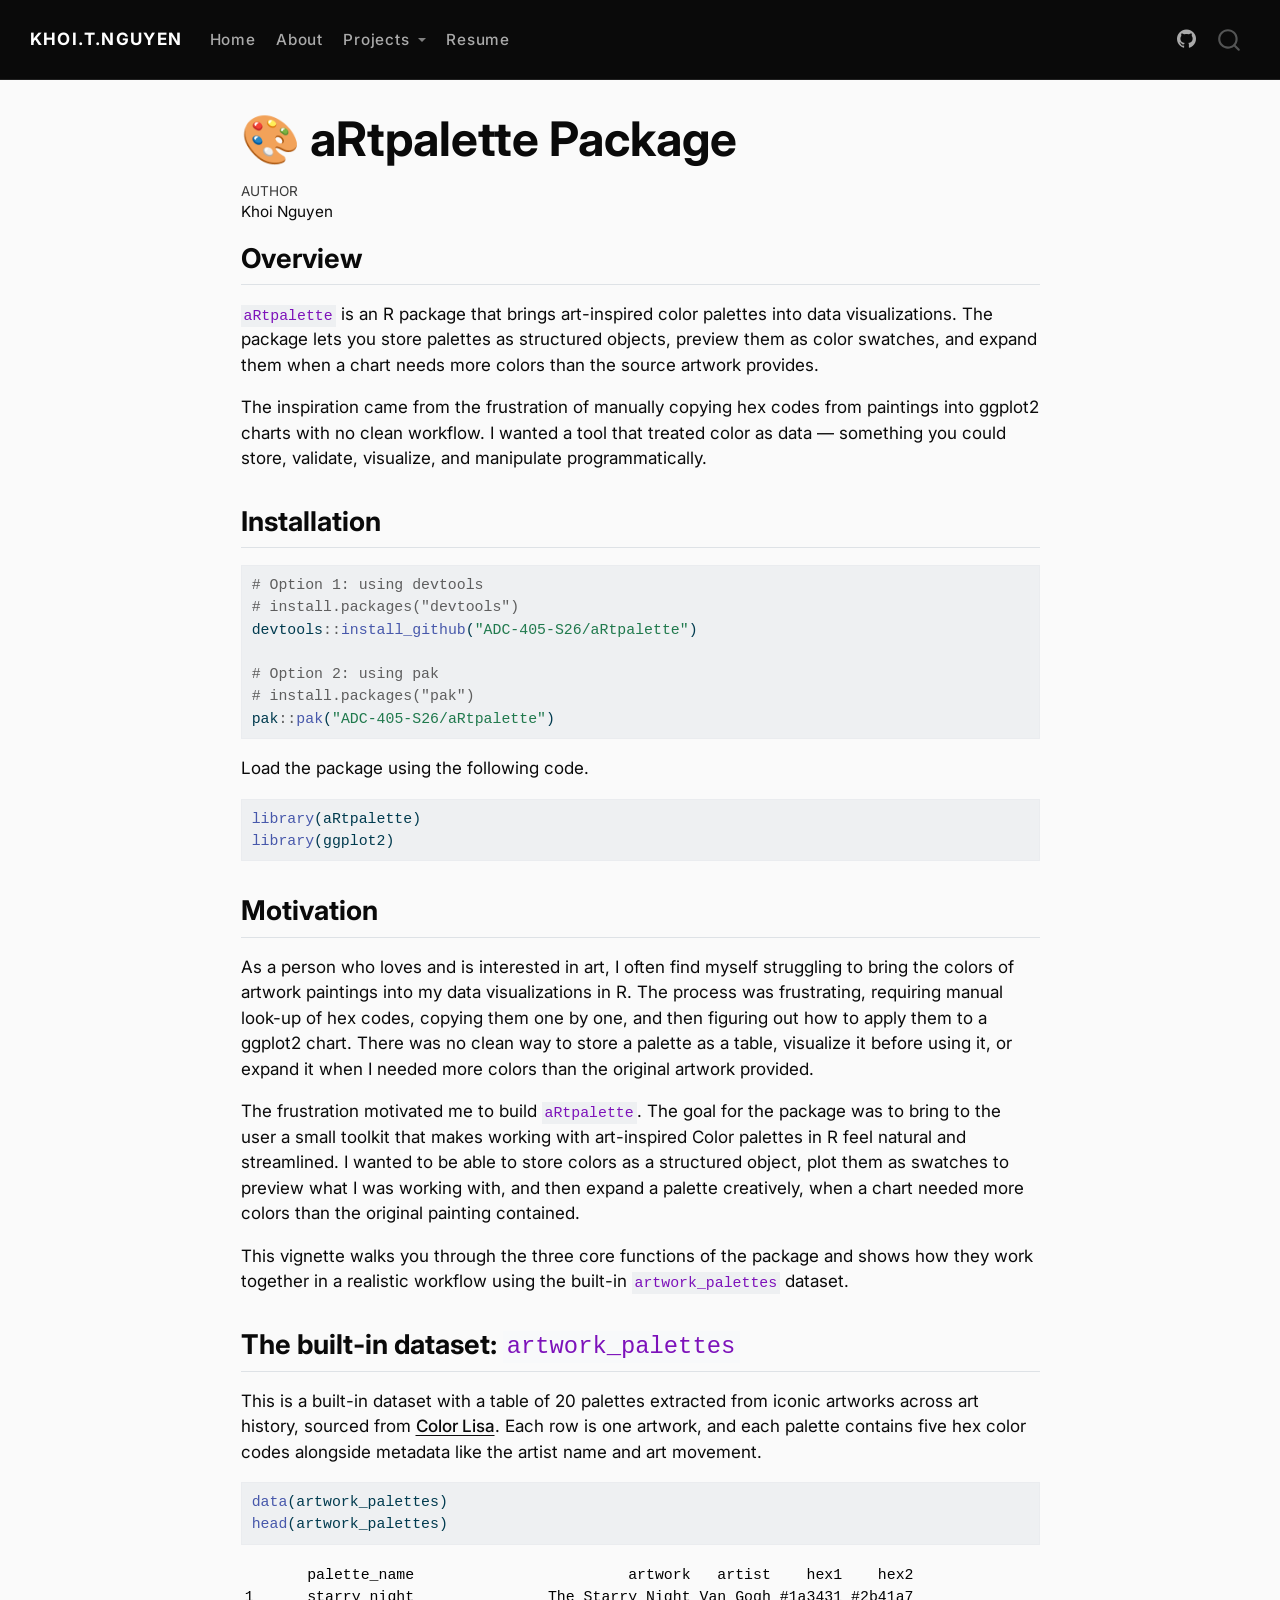
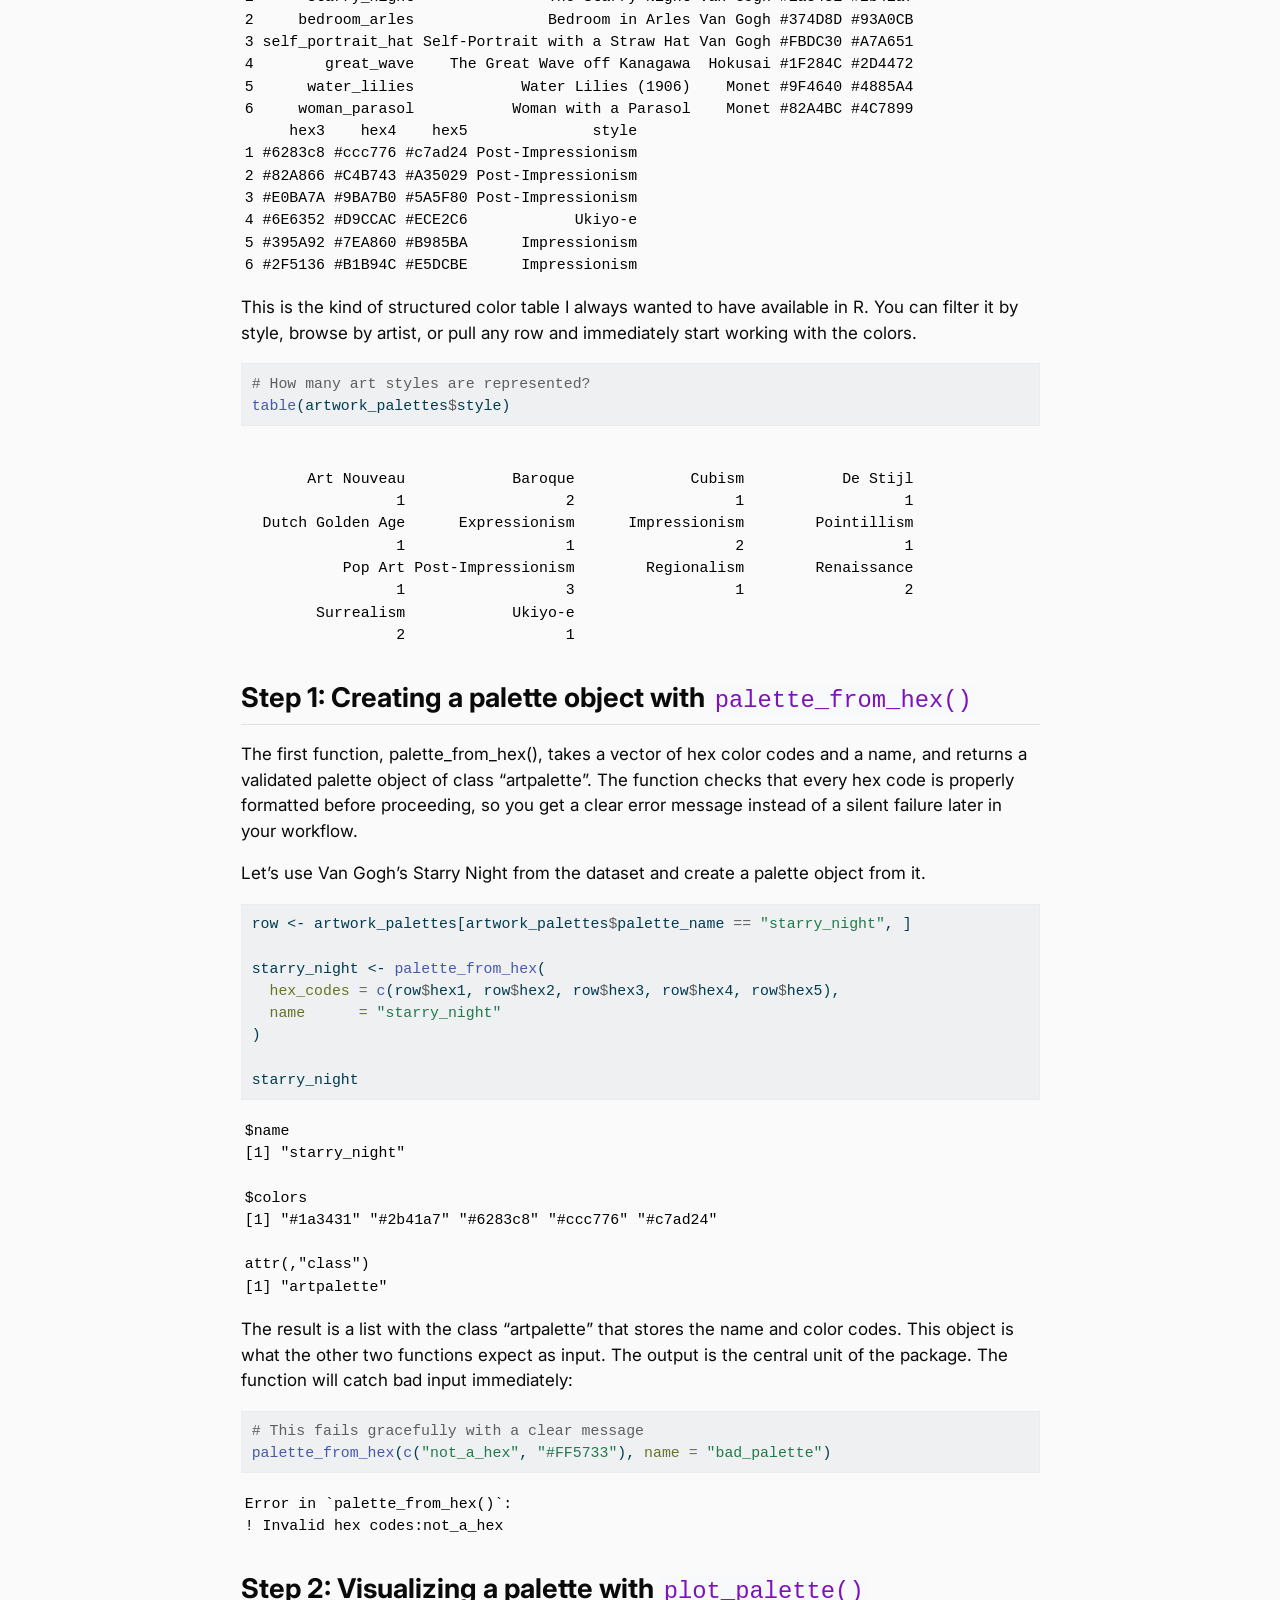
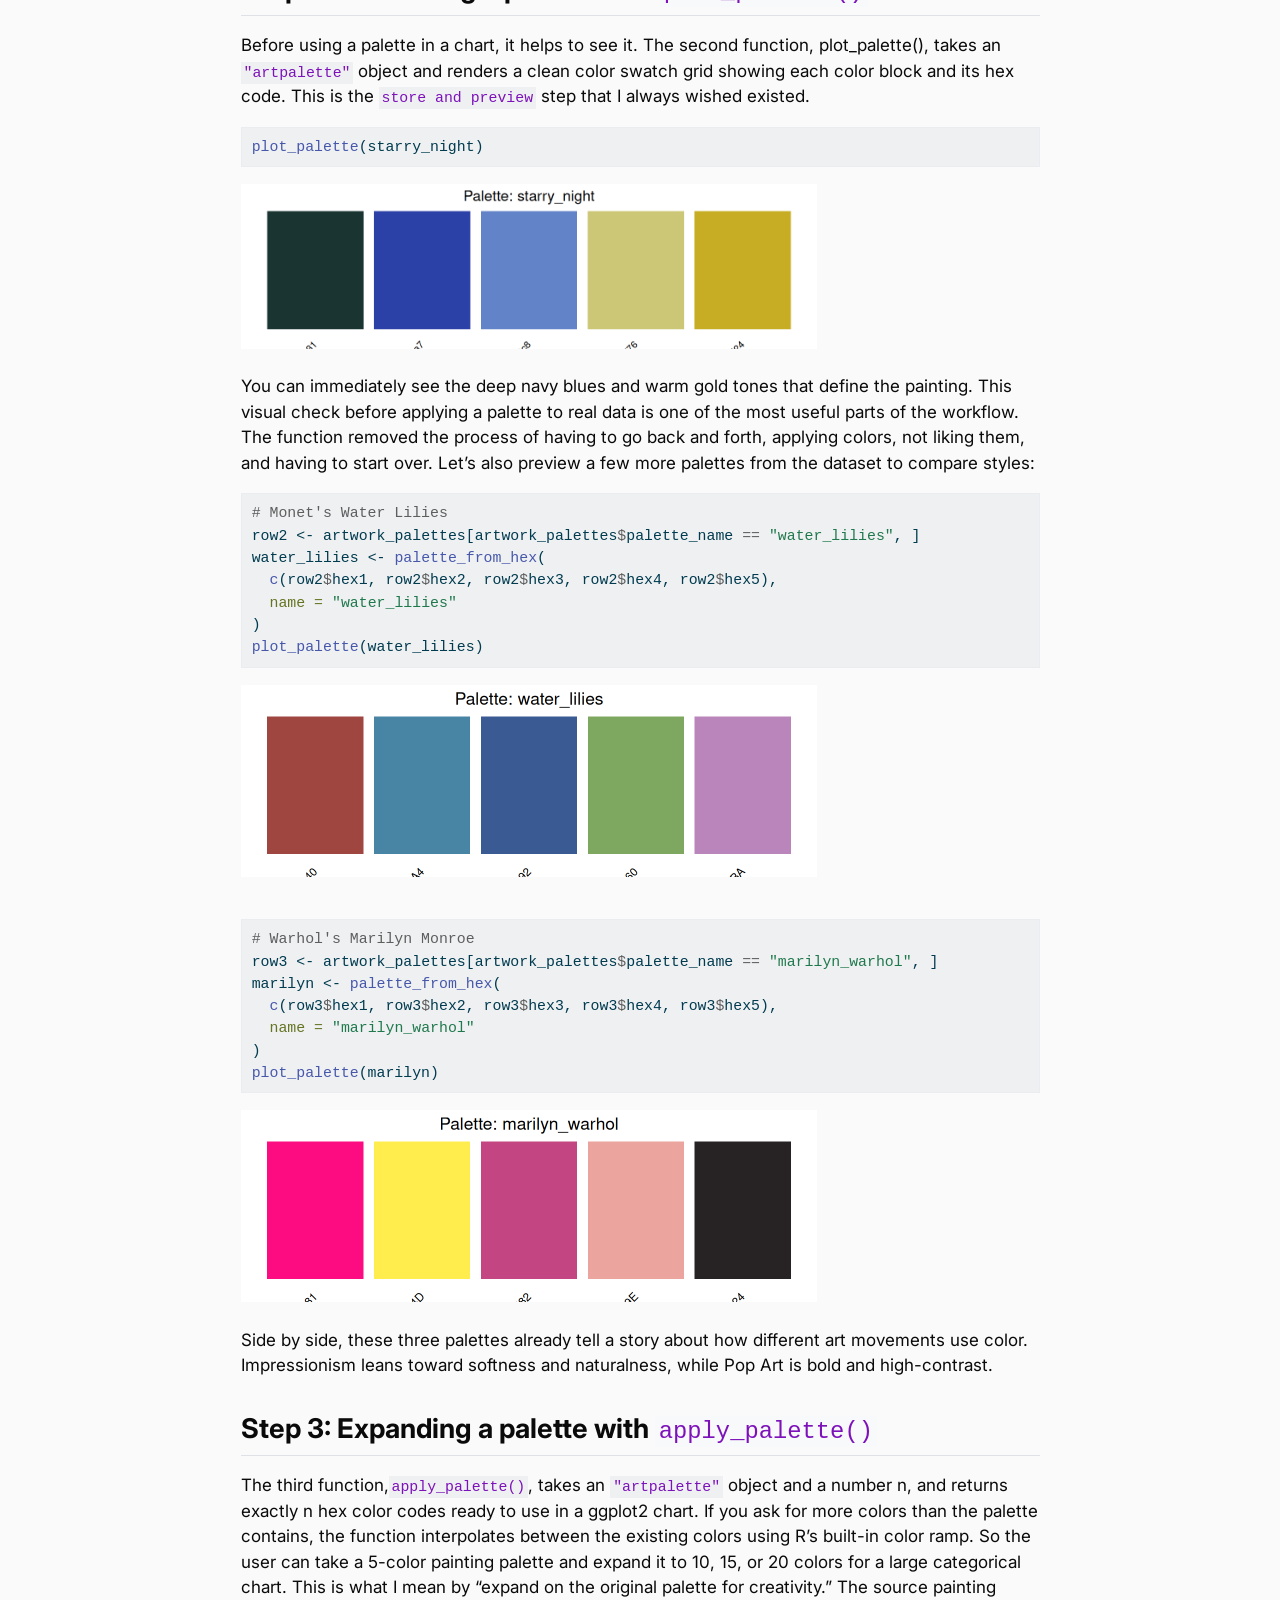
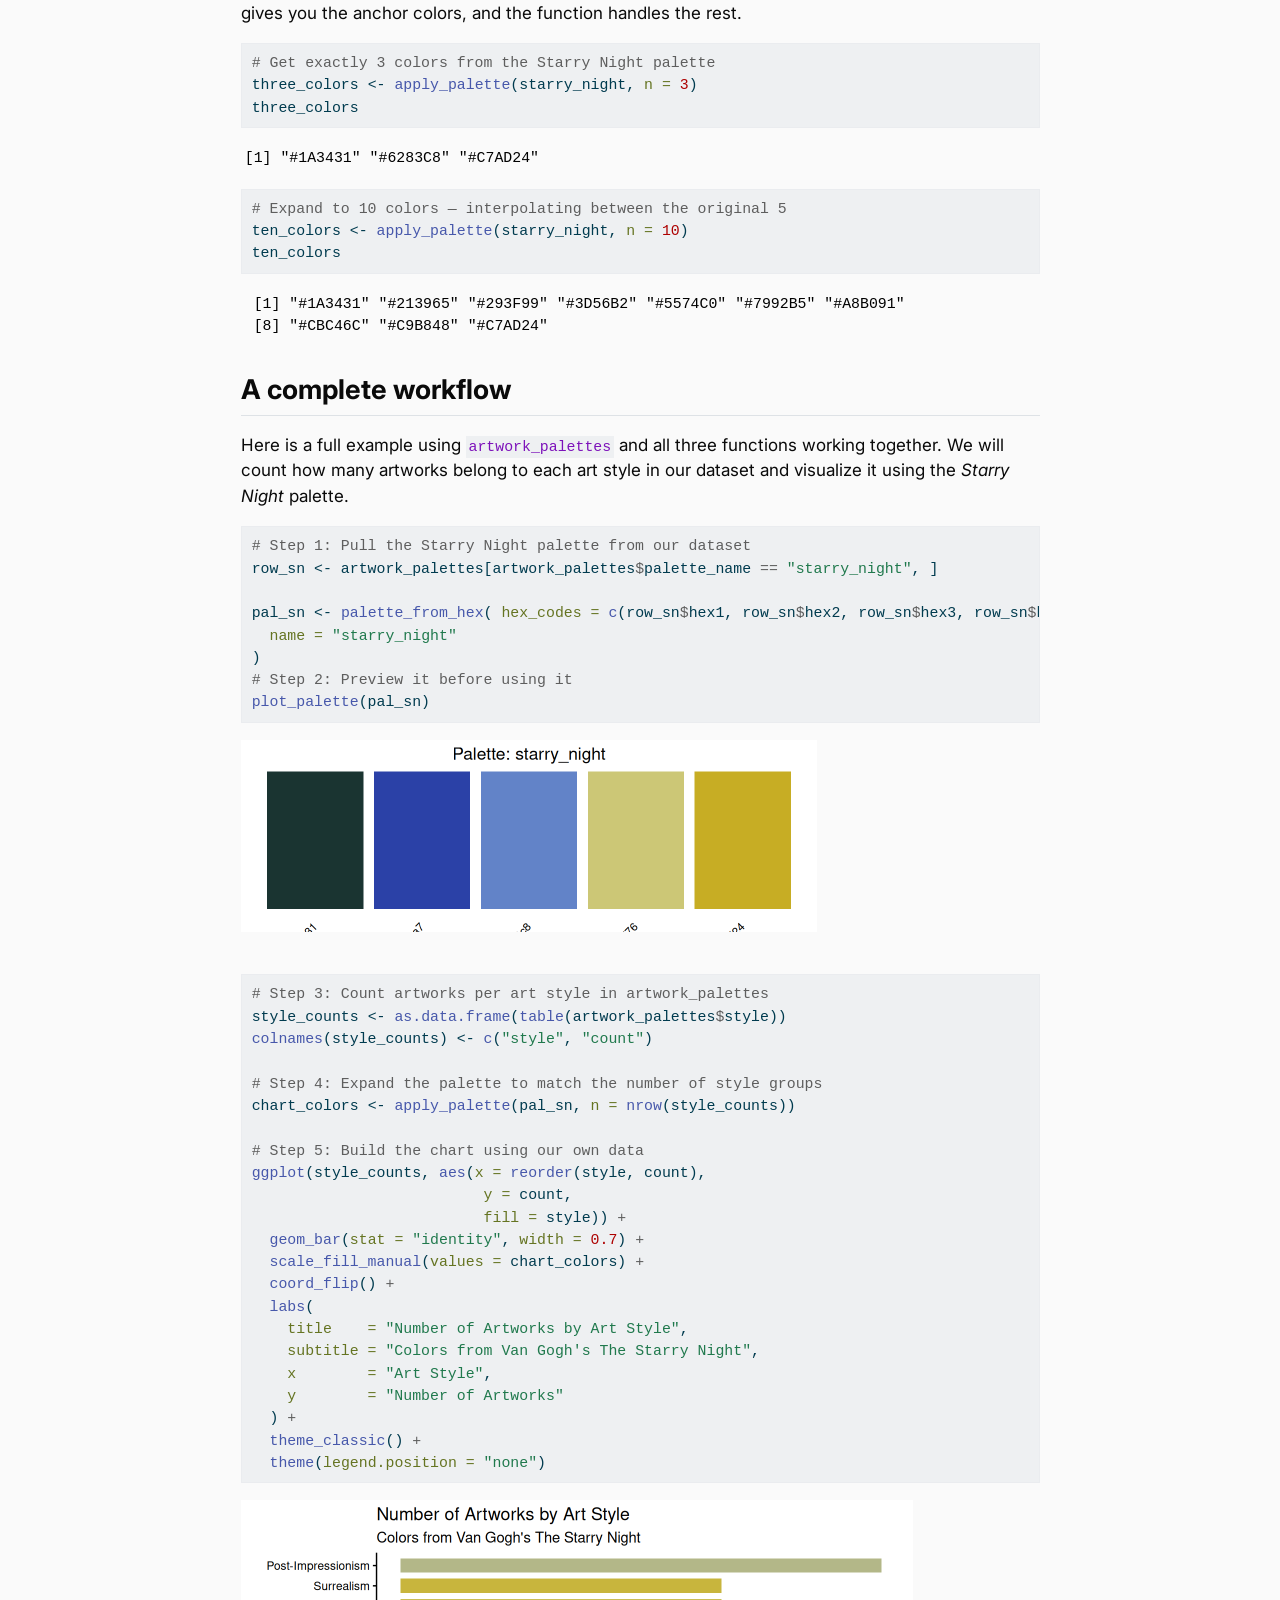
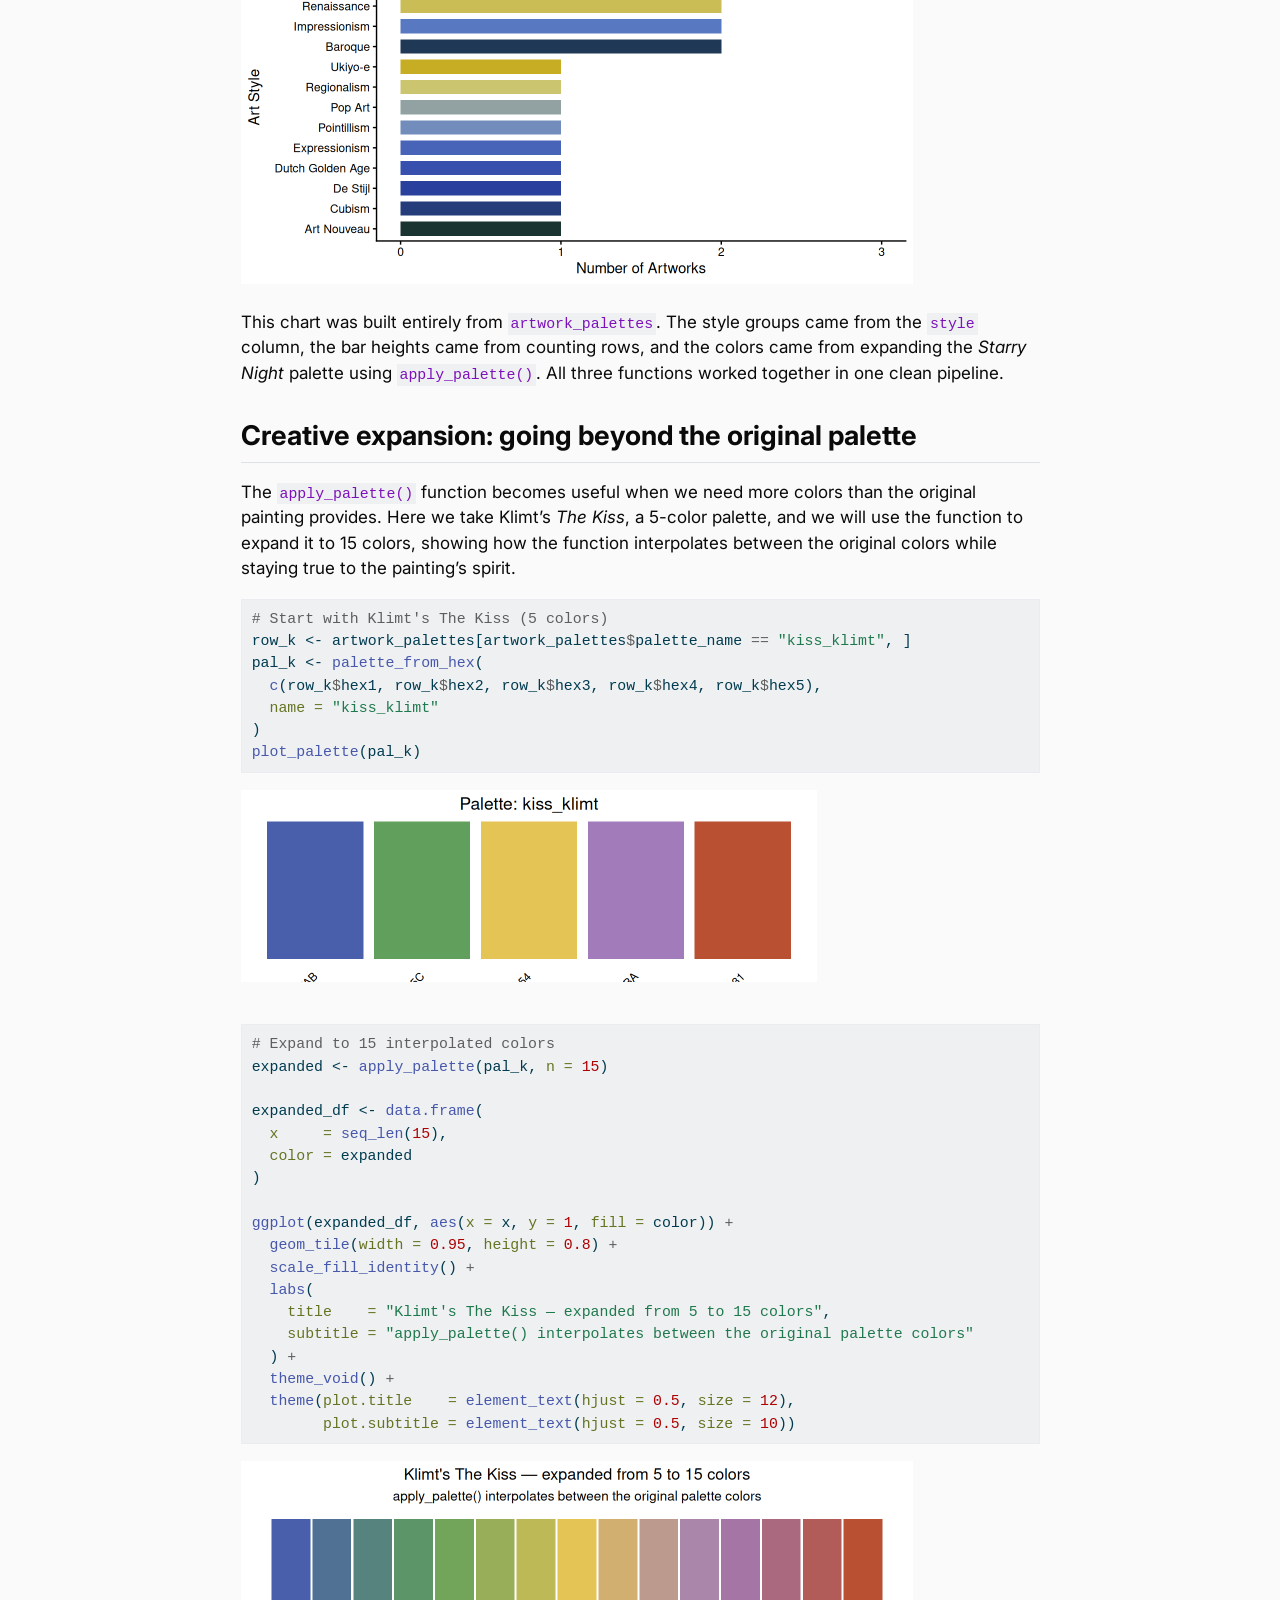
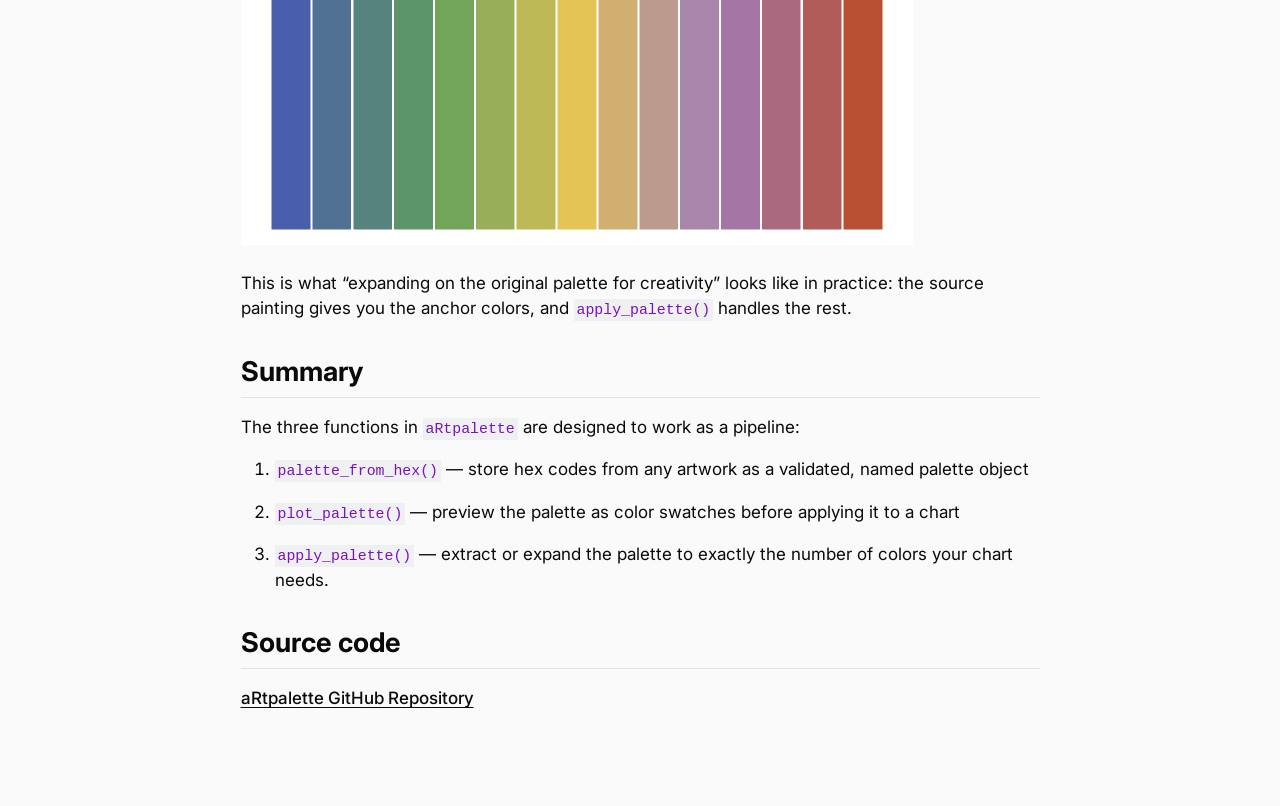
<file: docs/project4.html>
<!DOCTYPE html>
<html xmlns="http://www.w3.org/1999/xhtml" lang="en" xml:lang="en"><head>

<meta charset="utf-8">
<meta name="generator" content="quarto-1.8.27">

<meta name="viewport" content="width=device-width, initial-scale=1.0, user-scalable=yes">

<meta name="author" content="Khoi Nguyen">

<title>🎨 aRtpalette Package – Khoi.T.Nguyen</title>
<style>
code{white-space: pre-wrap;}
span.smallcaps{font-variant: small-caps;}
div.columns{display: flex; gap: min(4vw, 1.5em);}
div.column{flex: auto; overflow-x: auto;}
div.hanging-indent{margin-left: 1.5em; text-indent: -1.5em;}
ul.task-list{list-style: none;}
ul.task-list li input[type="checkbox"] {
  width: 0.8em;
  margin: 0 0.8em 0.2em -1em; /* quarto-specific, see https://github.com/quarto-dev/quarto-cli/issues/4556 */ 
  vertical-align: middle;
}
/* CSS for syntax highlighting */
html { -webkit-text-size-adjust: 100%; }
pre > code.sourceCode { white-space: pre; position: relative; }
pre > code.sourceCode > span { display: inline-block; line-height: 1.25; }
pre > code.sourceCode > span:empty { height: 1.2em; }
.sourceCode { overflow: visible; }
code.sourceCode > span { color: inherit; text-decoration: inherit; }
div.sourceCode { margin: 1em 0; }
pre.sourceCode { margin: 0; }
@media screen {
div.sourceCode { overflow: auto; }
}
@media print {
pre > code.sourceCode { white-space: pre-wrap; }
pre > code.sourceCode > span { text-indent: -5em; padding-left: 5em; }
}
pre.numberSource code
  { counter-reset: source-line 0; }
pre.numberSource code > span
  { position: relative; left: -4em; counter-increment: source-line; }
pre.numberSource code > span > a:first-child::before
  { content: counter(source-line);
    position: relative; left: -1em; text-align: right; vertical-align: baseline;
    border: none; display: inline-block;
    -webkit-touch-callout: none; -webkit-user-select: none;
    -khtml-user-select: none; -moz-user-select: none;
    -ms-user-select: none; user-select: none;
    padding: 0 4px; width: 4em;
  }
pre.numberSource { margin-left: 3em;  padding-left: 4px; }
div.sourceCode
  {   }
@media screen {
pre > code.sourceCode > span > a:first-child::before { text-decoration: underline; }
}
</style>


<script src="site_libs/quarto-nav/quarto-nav.js"></script>
<script src="site_libs/quarto-nav/headroom.min.js"></script>
<script src="site_libs/clipboard/clipboard.min.js"></script>
<script src="site_libs/quarto-search/autocomplete.umd.js"></script>
<script src="site_libs/quarto-search/fuse.min.js"></script>
<script src="site_libs/quarto-search/quarto-search.js"></script>
<meta name="quarto:offset" content="./">
<script src="site_libs/quarto-html/quarto.js" type="module"></script>
<script src="site_libs/quarto-html/tabsets/tabsets.js" type="module"></script>
<script src="site_libs/quarto-html/axe/axe-check.js" type="module"></script>
<script src="site_libs/quarto-html/popper.min.js"></script>
<script src="site_libs/quarto-html/tippy.umd.min.js"></script>
<script src="site_libs/quarto-html/anchor.min.js"></script>
<link href="site_libs/quarto-html/tippy.css" rel="stylesheet">
<link href="site_libs/quarto-html/quarto-syntax-highlighting-ed96de9b727972fe78a7b5d16c58bf87.css" rel="stylesheet" id="quarto-text-highlighting-styles">
<script src="site_libs/bootstrap/bootstrap.min.js"></script>
<link href="site_libs/bootstrap/bootstrap-icons.css" rel="stylesheet">
<link href="site_libs/bootstrap/bootstrap-c82218b12ac0f327fa8bd7d074ce2147.min.css" rel="stylesheet" append-hash="true" id="quarto-bootstrap" data-mode="light">
<script id="quarto-search-options" type="application/json">{
  "location": "navbar",
  "copy-button": false,
  "collapse-after": 3,
  "panel-placement": "end",
  "type": "overlay",
  "limit": 50,
  "keyboard-shortcut": [
    "f",
    "/",
    "s"
  ],
  "show-item-context": false,
  "language": {
    "search-no-results-text": "No results",
    "search-matching-documents-text": "matching documents",
    "search-copy-link-title": "Copy link to search",
    "search-hide-matches-text": "Hide additional matches",
    "search-more-match-text": "more match in this document",
    "search-more-matches-text": "more matches in this document",
    "search-clear-button-title": "Clear",
    "search-text-placeholder": "",
    "search-detached-cancel-button-title": "Cancel",
    "search-submit-button-title": "Submit",
    "search-label": "Search"
  }
}</script>


<link rel="stylesheet" href="styles.css">
</head>

<body class="nav-fixed fullcontent quarto-light">

<div id="quarto-search-results"></div>
  <header id="quarto-header" class="headroom fixed-top">
    <nav class="navbar navbar-expand-lg " data-bs-theme="dark">
      <div class="navbar-container container-fluid">
      <div class="navbar-brand-container mx-auto">
    <a class="navbar-brand" href="./index.html">
    <span class="navbar-title">Khoi.T.Nguyen</span>
    </a>
  </div>
            <div id="quarto-search" class="" title="Search"></div>
          <button class="navbar-toggler" type="button" data-bs-toggle="collapse" data-bs-target="#navbarCollapse" aria-controls="navbarCollapse" role="menu" aria-expanded="false" aria-label="Toggle navigation" onclick="if (window.quartoToggleHeadroom) { window.quartoToggleHeadroom(); }">
  <span class="navbar-toggler-icon"></span>
</button>
          <div class="collapse navbar-collapse" id="navbarCollapse">
            <ul class="navbar-nav navbar-nav-scroll me-auto">
  <li class="nav-item">
    <a class="nav-link" href="./index.html"> 
<span class="menu-text">Home</span></a>
  </li>  
  <li class="nav-item">
    <a class="nav-link" href="./about.html"> 
<span class="menu-text">About</span></a>
  </li>  
  <li class="nav-item dropdown ">
    <a class="nav-link dropdown-toggle" href="#" id="nav-menu-projects" role="link" data-bs-toggle="dropdown" aria-expanded="false">
 <span class="menu-text">Projects</span>
    </a>
    <ul class="dropdown-menu" aria-labelledby="nav-menu-projects">    
        <li>
    <a class="dropdown-item" href="./projects.html">
 <span class="dropdown-text">F1 SQL Analysis</span></a>
  </li>  
        <li>
    <a class="dropdown-item" href="./Project3.html">
 <span class="dropdown-text">Love, Fear, and Social Worlds: A Text Analysis of Pride and Prejudice, Frankenstein, and Dracula</span></a>
  </li>  
        <li>
    <a class="dropdown-item" href="./project4.html">
 <span class="dropdown-text">aRtpalette</span></a>
  </li>  
        <li>
    <a class="dropdown-item" href="./Paper_presentation_poster.html">
 <span class="dropdown-text">Paper Analysis: DuckDB: An Embeddable Analytical Database</span></a>
  </li>  
        <li>
    <a class="dropdown-item" href="./TitanicProject.html">
 <span class="dropdown-text">Survival on the Titanic: Analyzing Patterns and Building Predictive Models</span></a>
  </li>  
    </ul>
  </li>
  <li class="nav-item">
    <a class="nav-link" href="./Resume.html"> 
<span class="menu-text">Resume</span></a>
  </li>  
</ul>
            <ul class="navbar-nav navbar-nav-scroll ms-auto">
  <li class="nav-item compact">
    <a class="nav-link" href="https://github.com/kho2934"> <i class="bi bi-github" role="img">
</i> 
<span class="menu-text"></span></a>
  </li>  
</ul>
          </div> <!-- /navcollapse -->
            <div class="quarto-navbar-tools">
</div>
      </div> <!-- /container-fluid -->
    </nav>
</header>
<!-- content -->
<div id="quarto-content" class="quarto-container page-columns page-rows-contents page-layout-article page-navbar">
<!-- sidebar -->
<!-- margin-sidebar -->
    
<!-- main -->
<main class="content" id="quarto-document-content">

<header id="title-block-header" class="quarto-title-block default">
<div class="quarto-title">
<h1 class="title">🎨 aRtpalette Package</h1>
</div>



<div class="quarto-title-meta">

    <div>
    <div class="quarto-title-meta-heading">Author</div>
    <div class="quarto-title-meta-contents">
             <p>Khoi Nguyen </p>
          </div>
  </div>
    
  
    
  </div>
  


</header>


<section id="overview" class="level2">
<h2 class="anchored" data-anchor-id="overview">Overview</h2>
<p><code>aRtpalette</code> is an R package that brings art-inspired color palettes into data visualizations. The package lets you store palettes as structured objects, preview them as color swatches, and expand them when a chart needs more colors than the source artwork provides.</p>
<p>The inspiration came from the frustration of manually copying hex codes from paintings into ggplot2 charts with no clean workflow. I wanted a tool that treated color as data — something you could store, validate, visualize, and manipulate programmatically.</p>
</section>
<section id="installation" class="level2">
<h2 class="anchored" data-anchor-id="installation">Installation</h2>
<div class="cell">
<div class="code-copy-outer-scaffold"><div class="sourceCode cell-code" id="cb1"><pre class="sourceCode r code-with-copy"><code class="sourceCode r"><span id="cb1-1"><a href="#cb1-1" aria-hidden="true" tabindex="-1"></a><span class="co"># Option 1: using devtools</span></span>
<span id="cb1-2"><a href="#cb1-2" aria-hidden="true" tabindex="-1"></a><span class="co"># install.packages("devtools")</span></span>
<span id="cb1-3"><a href="#cb1-3" aria-hidden="true" tabindex="-1"></a>devtools<span class="sc">::</span><span class="fu">install_github</span>(<span class="st">"ADC-405-S26/aRtpalette"</span>)</span>
<span id="cb1-4"><a href="#cb1-4" aria-hidden="true" tabindex="-1"></a></span>
<span id="cb1-5"><a href="#cb1-5" aria-hidden="true" tabindex="-1"></a><span class="co"># Option 2: using pak</span></span>
<span id="cb1-6"><a href="#cb1-6" aria-hidden="true" tabindex="-1"></a><span class="co"># install.packages("pak")</span></span>
<span id="cb1-7"><a href="#cb1-7" aria-hidden="true" tabindex="-1"></a>pak<span class="sc">::</span><span class="fu">pak</span>(<span class="st">"ADC-405-S26/aRtpalette"</span>)</span></code></pre></div><button title="Copy to Clipboard" class="code-copy-button"><i class="bi"></i></button></div>
</div>
<p>Load the package using the following code.</p>
<div class="cell">
<div class="code-copy-outer-scaffold"><div class="sourceCode cell-code" id="cb2"><pre class="sourceCode r code-with-copy"><code class="sourceCode r"><span id="cb2-1"><a href="#cb2-1" aria-hidden="true" tabindex="-1"></a><span class="fu">library</span>(aRtpalette)</span>
<span id="cb2-2"><a href="#cb2-2" aria-hidden="true" tabindex="-1"></a><span class="fu">library</span>(ggplot2)</span></code></pre></div><button title="Copy to Clipboard" class="code-copy-button"><i class="bi"></i></button></div>
</div>
</section>
<section id="motivation" class="level2">
<h2 class="anchored" data-anchor-id="motivation">Motivation</h2>
<p>As a person who loves and is interested in art, I often find myself struggling to bring the colors of artwork paintings into my data visualizations in R. The process was frustrating, requiring manual look-up of hex codes, copying them one by one, and then figuring out how to apply them to a ggplot2 chart. There was no clean way to store a palette as a table, visualize it before using it, or expand it when I needed more colors than the original artwork provided.</p>
<p>The frustration motivated me to build <code>aRtpalette</code>. The goal for the package was to bring to the user a small toolkit that makes working with art-inspired Color palettes in R feel natural and streamlined. I wanted to be able to store colors as a structured object, plot them as swatches to preview what I was working with, and then expand a palette creatively, when a chart needed more colors than the original painting contained.</p>
<p>This vignette walks you through the three core functions of the package and shows how they work together in a realistic workflow using the built-in <code>artwork_palettes</code> dataset.</p>
</section>
<section id="the-built-in-dataset-artwork_palettes" class="level2">
<h2 class="anchored" data-anchor-id="the-built-in-dataset-artwork_palettes">The built-in dataset: <code>artwork_palettes</code></h2>
<p>This is a built-in dataset with a table of 20 palettes extracted from iconic artworks across art history, sourced from <a href="https://colorlisa.com">Color Lisa</a>. Each row is one artwork, and each palette contains five hex color codes alongside metadata like the artist name and art movement.</p>
<div class="cell">
<div class="code-copy-outer-scaffold"><div class="sourceCode cell-code" id="cb3"><pre class="sourceCode r code-with-copy"><code class="sourceCode r"><span id="cb3-1"><a href="#cb3-1" aria-hidden="true" tabindex="-1"></a><span class="fu">data</span>(artwork_palettes)</span>
<span id="cb3-2"><a href="#cb3-2" aria-hidden="true" tabindex="-1"></a><span class="fu">head</span>(artwork_palettes)</span></code></pre></div><button title="Copy to Clipboard" class="code-copy-button"><i class="bi"></i></button></div>
<div class="cell-output cell-output-stdout">
<pre><code>       palette_name                        artwork   artist    hex1    hex2
1      starry_night               The Starry Night Van Gogh #1a3431 #2b41a7
2     bedroom_arles               Bedroom in Arles Van Gogh #374D8D #93A0CB
3 self_portrait_hat Self-Portrait with a Straw Hat Van Gogh #FBDC30 #A7A651
4        great_wave    The Great Wave off Kanagawa  Hokusai #1F284C #2D4472
5      water_lilies            Water Lilies (1906)    Monet #9F4640 #4885A4
6     woman_parasol           Woman with a Parasol    Monet #82A4BC #4C7899
     hex3    hex4    hex5              style
1 #6283c8 #ccc776 #c7ad24 Post-Impressionism
2 #82A866 #C4B743 #A35029 Post-Impressionism
3 #E0BA7A #9BA7B0 #5A5F80 Post-Impressionism
4 #6E6352 #D9CCAC #ECE2C6            Ukiyo-e
5 #395A92 #7EA860 #B985BA      Impressionism
6 #2F5136 #B1B94C #E5DCBE      Impressionism</code></pre>
</div>
</div>
<p>This is the kind of structured color table I always wanted to have available in R. You can filter it by style, browse by artist, or pull any row and immediately start working with the colors.</p>
<div class="cell">
<div class="code-copy-outer-scaffold"><div class="sourceCode cell-code" id="cb5"><pre class="sourceCode r code-with-copy"><code class="sourceCode r"><span id="cb5-1"><a href="#cb5-1" aria-hidden="true" tabindex="-1"></a><span class="co"># How many art styles are represented?</span></span>
<span id="cb5-2"><a href="#cb5-2" aria-hidden="true" tabindex="-1"></a><span class="fu">table</span>(artwork_palettes<span class="sc">$</span>style)</span></code></pre></div><button title="Copy to Clipboard" class="code-copy-button"><i class="bi"></i></button></div>
<div class="cell-output cell-output-stdout">
<pre><code>
       Art Nouveau            Baroque             Cubism           De Stijl 
                 1                  2                  1                  1 
  Dutch Golden Age      Expressionism      Impressionism        Pointillism 
                 1                  1                  2                  1 
           Pop Art Post-Impressionism        Regionalism        Renaissance 
                 1                  3                  1                  2 
        Surrealism            Ukiyo-e 
                 2                  1 </code></pre>
</div>
</div>
</section>
<section id="step-1-creating-a-palette-object-with-palette_from_hex" class="level2">
<h2 class="anchored" data-anchor-id="step-1-creating-a-palette-object-with-palette_from_hex">Step 1: Creating a palette object with <code>palette_from_hex()</code></h2>
<p>The first function, palette_from_hex(), takes a vector of hex color codes and a name, and returns a validated palette object of class “artpalette”. The function checks that every hex code is properly formatted before proceeding, so you get a clear error message instead of a silent failure later in your workflow.</p>
<p>Let’s use Van Gogh’s Starry Night from the dataset and create a palette object from it.</p>
<div class="cell">
<div class="code-copy-outer-scaffold"><div class="sourceCode cell-code" id="cb7"><pre class="sourceCode r code-with-copy"><code class="sourceCode r"><span id="cb7-1"><a href="#cb7-1" aria-hidden="true" tabindex="-1"></a>row <span class="ot">&lt;-</span> artwork_palettes[artwork_palettes<span class="sc">$</span>palette_name <span class="sc">==</span> <span class="st">"starry_night"</span>, ]</span>
<span id="cb7-2"><a href="#cb7-2" aria-hidden="true" tabindex="-1"></a></span>
<span id="cb7-3"><a href="#cb7-3" aria-hidden="true" tabindex="-1"></a>starry_night <span class="ot">&lt;-</span> <span class="fu">palette_from_hex</span>(</span>
<span id="cb7-4"><a href="#cb7-4" aria-hidden="true" tabindex="-1"></a>  <span class="at">hex_codes =</span> <span class="fu">c</span>(row<span class="sc">$</span>hex1, row<span class="sc">$</span>hex2, row<span class="sc">$</span>hex3, row<span class="sc">$</span>hex4, row<span class="sc">$</span>hex5),</span>
<span id="cb7-5"><a href="#cb7-5" aria-hidden="true" tabindex="-1"></a>  <span class="at">name      =</span> <span class="st">"starry_night"</span></span>
<span id="cb7-6"><a href="#cb7-6" aria-hidden="true" tabindex="-1"></a>)</span>
<span id="cb7-7"><a href="#cb7-7" aria-hidden="true" tabindex="-1"></a></span>
<span id="cb7-8"><a href="#cb7-8" aria-hidden="true" tabindex="-1"></a>starry_night</span></code></pre></div><button title="Copy to Clipboard" class="code-copy-button"><i class="bi"></i></button></div>
<div class="cell-output cell-output-stdout">
<pre><code>$name
[1] "starry_night"

$colors
[1] "#1a3431" "#2b41a7" "#6283c8" "#ccc776" "#c7ad24"

attr(,"class")
[1] "artpalette"</code></pre>
</div>
</div>
<p>The result is a list with the class “artpalette” that stores the name and color codes. This object is what the other two functions expect as input. The output is the central unit of the package. The function will catch bad input immediately:</p>
<div class="cell">
<div class="code-copy-outer-scaffold"><div class="sourceCode cell-code" id="cb9"><pre class="sourceCode r code-with-copy"><code class="sourceCode r"><span id="cb9-1"><a href="#cb9-1" aria-hidden="true" tabindex="-1"></a><span class="co"># This fails gracefully with a clear message</span></span>
<span id="cb9-2"><a href="#cb9-2" aria-hidden="true" tabindex="-1"></a><span class="fu">palette_from_hex</span>(<span class="fu">c</span>(<span class="st">"not_a_hex"</span>, <span class="st">"#FF5733"</span>), <span class="at">name =</span> <span class="st">"bad_palette"</span>)</span></code></pre></div><button title="Copy to Clipboard" class="code-copy-button"><i class="bi"></i></button></div>
<div class="cell-output cell-output-error">
<pre><code>Error in `palette_from_hex()`:
! Invalid hex codes:not_a_hex</code></pre>
</div>
</div>
</section>
<section id="step-2-visualizing-a-palette-with-plot_palette" class="level2">
<h2 class="anchored" data-anchor-id="step-2-visualizing-a-palette-with-plot_palette">Step 2: Visualizing a palette with <code>plot_palette()</code></h2>
<p>Before using a palette in a chart, it helps to see it. The second function, plot_palette(), takes an <code>"artpalette"</code> object and renders a clean color swatch grid showing each color block and its hex code. This is the <code>store and preview</code> step that I always wished existed.</p>
<div class="cell">
<div class="code-copy-outer-scaffold"><div class="sourceCode cell-code" id="cb11"><pre class="sourceCode r code-with-copy"><code class="sourceCode r"><span id="cb11-1"><a href="#cb11-1" aria-hidden="true" tabindex="-1"></a><span class="fu">plot_palette</span>(starry_night)</span></code></pre></div><button title="Copy to Clipboard" class="code-copy-button"><i class="bi"></i></button></div>
<div class="cell-output-display">
<div>
<figure class="figure">
<p><img src="project4_files/figure-html/unnamed-chunk-6-1.png" class="img-fluid figure-img" width="576"></p>
</figure>
</div>
</div>
</div>
<p>You can immediately see the deep navy blues and warm gold tones that define the painting. This visual check before applying a palette to real data is one of the most useful parts of the workflow. The function removed the process of having to go back and forth, applying colors, not liking them, and having to start over. Let’s also preview a few more palettes from the dataset to compare styles:</p>
<div class="cell">
<div class="code-copy-outer-scaffold"><div class="sourceCode cell-code" id="cb12"><pre class="sourceCode r code-with-copy"><code class="sourceCode r"><span id="cb12-1"><a href="#cb12-1" aria-hidden="true" tabindex="-1"></a><span class="co"># Monet's Water Lilies</span></span>
<span id="cb12-2"><a href="#cb12-2" aria-hidden="true" tabindex="-1"></a>row2 <span class="ot">&lt;-</span> artwork_palettes[artwork_palettes<span class="sc">$</span>palette_name <span class="sc">==</span> <span class="st">"water_lilies"</span>, ]</span>
<span id="cb12-3"><a href="#cb12-3" aria-hidden="true" tabindex="-1"></a>water_lilies <span class="ot">&lt;-</span> <span class="fu">palette_from_hex</span>(</span>
<span id="cb12-4"><a href="#cb12-4" aria-hidden="true" tabindex="-1"></a>  <span class="fu">c</span>(row2<span class="sc">$</span>hex1, row2<span class="sc">$</span>hex2, row2<span class="sc">$</span>hex3, row2<span class="sc">$</span>hex4, row2<span class="sc">$</span>hex5),</span>
<span id="cb12-5"><a href="#cb12-5" aria-hidden="true" tabindex="-1"></a>  <span class="at">name =</span> <span class="st">"water_lilies"</span></span>
<span id="cb12-6"><a href="#cb12-6" aria-hidden="true" tabindex="-1"></a>)</span>
<span id="cb12-7"><a href="#cb12-7" aria-hidden="true" tabindex="-1"></a><span class="fu">plot_palette</span>(water_lilies)</span></code></pre></div><button title="Copy to Clipboard" class="code-copy-button"><i class="bi"></i></button></div>
<div class="cell-output-display">
<div>
<figure class="figure">
<p><img src="project4_files/figure-html/unnamed-chunk-7-1.png" class="img-fluid figure-img" width="576"></p>
</figure>
</div>
</div>
</div>
<div class="cell">
<div class="code-copy-outer-scaffold"><div class="sourceCode cell-code" id="cb13"><pre class="sourceCode r code-with-copy"><code class="sourceCode r"><span id="cb13-1"><a href="#cb13-1" aria-hidden="true" tabindex="-1"></a><span class="co"># Warhol's Marilyn Monroe</span></span>
<span id="cb13-2"><a href="#cb13-2" aria-hidden="true" tabindex="-1"></a>row3 <span class="ot">&lt;-</span> artwork_palettes[artwork_palettes<span class="sc">$</span>palette_name <span class="sc">==</span> <span class="st">"marilyn_warhol"</span>, ]</span>
<span id="cb13-3"><a href="#cb13-3" aria-hidden="true" tabindex="-1"></a>marilyn <span class="ot">&lt;-</span> <span class="fu">palette_from_hex</span>(</span>
<span id="cb13-4"><a href="#cb13-4" aria-hidden="true" tabindex="-1"></a>  <span class="fu">c</span>(row3<span class="sc">$</span>hex1, row3<span class="sc">$</span>hex2, row3<span class="sc">$</span>hex3, row3<span class="sc">$</span>hex4, row3<span class="sc">$</span>hex5),</span>
<span id="cb13-5"><a href="#cb13-5" aria-hidden="true" tabindex="-1"></a>  <span class="at">name =</span> <span class="st">"marilyn_warhol"</span></span>
<span id="cb13-6"><a href="#cb13-6" aria-hidden="true" tabindex="-1"></a>)</span>
<span id="cb13-7"><a href="#cb13-7" aria-hidden="true" tabindex="-1"></a><span class="fu">plot_palette</span>(marilyn)</span></code></pre></div><button title="Copy to Clipboard" class="code-copy-button"><i class="bi"></i></button></div>
<div class="cell-output-display">
<div>
<figure class="figure">
<p><img src="project4_files/figure-html/unnamed-chunk-8-1.png" class="img-fluid figure-img" width="576"></p>
</figure>
</div>
</div>
</div>
<p>Side by side, these three palettes already tell a story about how different art movements use color. Impressionism leans toward softness and naturalness, while Pop Art is bold and high-contrast.</p>
</section>
<section id="step-3-expanding-a-palette-with-apply_palette" class="level2">
<h2 class="anchored" data-anchor-id="step-3-expanding-a-palette-with-apply_palette">Step 3: Expanding a palette with <code>apply_palette()</code></h2>
<p>The third function,<code>apply_palette()</code>, takes an <code>"artpalette"</code> object and a number n, and returns exactly n hex color codes ready to use in a ggplot2 chart. If you ask for more colors than the palette contains, the function interpolates between the existing colors using R’s built-in color ramp. So the user can take a 5-color painting palette and expand it to 10, 15, or 20 colors for a large categorical chart. This is what I mean by “expand on the original palette for creativity.” The source painting gives you the anchor colors, and the function handles the rest.</p>
<div class="cell">
<div class="code-copy-outer-scaffold"><div class="sourceCode cell-code" id="cb14"><pre class="sourceCode r code-with-copy"><code class="sourceCode r"><span id="cb14-1"><a href="#cb14-1" aria-hidden="true" tabindex="-1"></a><span class="co"># Get exactly 3 colors from the Starry Night palette</span></span>
<span id="cb14-2"><a href="#cb14-2" aria-hidden="true" tabindex="-1"></a>three_colors <span class="ot">&lt;-</span> <span class="fu">apply_palette</span>(starry_night, <span class="at">n =</span> <span class="dv">3</span>)</span>
<span id="cb14-3"><a href="#cb14-3" aria-hidden="true" tabindex="-1"></a>three_colors</span></code></pre></div><button title="Copy to Clipboard" class="code-copy-button"><i class="bi"></i></button></div>
<div class="cell-output cell-output-stdout">
<pre><code>[1] "#1A3431" "#6283C8" "#C7AD24"</code></pre>
</div>
</div>
<div class="cell">
<div class="code-copy-outer-scaffold"><div class="sourceCode cell-code" id="cb16"><pre class="sourceCode r code-with-copy"><code class="sourceCode r"><span id="cb16-1"><a href="#cb16-1" aria-hidden="true" tabindex="-1"></a><span class="co"># Expand to 10 colors — interpolating between the original 5</span></span>
<span id="cb16-2"><a href="#cb16-2" aria-hidden="true" tabindex="-1"></a>ten_colors <span class="ot">&lt;-</span> <span class="fu">apply_palette</span>(starry_night, <span class="at">n =</span> <span class="dv">10</span>)</span>
<span id="cb16-3"><a href="#cb16-3" aria-hidden="true" tabindex="-1"></a>ten_colors</span></code></pre></div><button title="Copy to Clipboard" class="code-copy-button"><i class="bi"></i></button></div>
<div class="cell-output cell-output-stdout">
<pre><code> [1] "#1A3431" "#213965" "#293F99" "#3D56B2" "#5574C0" "#7992B5" "#A8B091"
 [8] "#CBC46C" "#C9B848" "#C7AD24"</code></pre>
</div>
</div>
</section>
<section id="a-complete-workflow" class="level2">
<h2 class="anchored" data-anchor-id="a-complete-workflow">A complete workflow</h2>
<p>Here is a full example using <code>artwork_palettes</code> and all three functions working together. We will count how many artworks belong to each art style in our dataset and visualize it using the <em>Starry Night</em> palette.</p>
<div class="cell">
<div class="code-copy-outer-scaffold"><div class="sourceCode cell-code" id="cb18"><pre class="sourceCode r code-with-copy"><code class="sourceCode r"><span id="cb18-1"><a href="#cb18-1" aria-hidden="true" tabindex="-1"></a><span class="co"># Step 1: Pull the Starry Night palette from our dataset</span></span>
<span id="cb18-2"><a href="#cb18-2" aria-hidden="true" tabindex="-1"></a>row_sn <span class="ot">&lt;-</span> artwork_palettes[artwork_palettes<span class="sc">$</span>palette_name <span class="sc">==</span> <span class="st">"starry_night"</span>, ]</span>
<span id="cb18-3"><a href="#cb18-3" aria-hidden="true" tabindex="-1"></a></span>
<span id="cb18-4"><a href="#cb18-4" aria-hidden="true" tabindex="-1"></a>pal_sn <span class="ot">&lt;-</span> <span class="fu">palette_from_hex</span>( <span class="at">hex_codes =</span> <span class="fu">c</span>(row_sn<span class="sc">$</span>hex1, row_sn<span class="sc">$</span>hex2, row_sn<span class="sc">$</span>hex3, row_sn<span class="sc">$</span>hex4, row_sn<span class="sc">$</span>hex5),</span>
<span id="cb18-5"><a href="#cb18-5" aria-hidden="true" tabindex="-1"></a>  <span class="at">name =</span> <span class="st">"starry_night"</span></span>
<span id="cb18-6"><a href="#cb18-6" aria-hidden="true" tabindex="-1"></a>)</span>
<span id="cb18-7"><a href="#cb18-7" aria-hidden="true" tabindex="-1"></a><span class="co"># Step 2: Preview it before using it</span></span>
<span id="cb18-8"><a href="#cb18-8" aria-hidden="true" tabindex="-1"></a><span class="fu">plot_palette</span>(pal_sn)</span></code></pre></div><button title="Copy to Clipboard" class="code-copy-button"><i class="bi"></i></button></div>
<div class="cell-output-display">
<div>
<figure class="figure">
<p><img src="project4_files/figure-html/unnamed-chunk-11-1.png" class="img-fluid figure-img" width="576"></p>
</figure>
</div>
</div>
</div>
<div class="cell">
<div class="code-copy-outer-scaffold"><div class="sourceCode cell-code" id="cb19"><pre class="sourceCode r code-with-copy"><code class="sourceCode r"><span id="cb19-1"><a href="#cb19-1" aria-hidden="true" tabindex="-1"></a><span class="co"># Step 3: Count artworks per art style in artwork_palettes</span></span>
<span id="cb19-2"><a href="#cb19-2" aria-hidden="true" tabindex="-1"></a>style_counts <span class="ot">&lt;-</span> <span class="fu">as.data.frame</span>(<span class="fu">table</span>(artwork_palettes<span class="sc">$</span>style))</span>
<span id="cb19-3"><a href="#cb19-3" aria-hidden="true" tabindex="-1"></a><span class="fu">colnames</span>(style_counts) <span class="ot">&lt;-</span> <span class="fu">c</span>(<span class="st">"style"</span>, <span class="st">"count"</span>)</span>
<span id="cb19-4"><a href="#cb19-4" aria-hidden="true" tabindex="-1"></a></span>
<span id="cb19-5"><a href="#cb19-5" aria-hidden="true" tabindex="-1"></a><span class="co"># Step 4: Expand the palette to match the number of style groups</span></span>
<span id="cb19-6"><a href="#cb19-6" aria-hidden="true" tabindex="-1"></a>chart_colors <span class="ot">&lt;-</span> <span class="fu">apply_palette</span>(pal_sn, <span class="at">n =</span> <span class="fu">nrow</span>(style_counts))</span>
<span id="cb19-7"><a href="#cb19-7" aria-hidden="true" tabindex="-1"></a></span>
<span id="cb19-8"><a href="#cb19-8" aria-hidden="true" tabindex="-1"></a><span class="co"># Step 5: Build the chart using our own data</span></span>
<span id="cb19-9"><a href="#cb19-9" aria-hidden="true" tabindex="-1"></a><span class="fu">ggplot</span>(style_counts, <span class="fu">aes</span>(<span class="at">x =</span> <span class="fu">reorder</span>(style, count),</span>
<span id="cb19-10"><a href="#cb19-10" aria-hidden="true" tabindex="-1"></a>                          <span class="at">y =</span> count,</span>
<span id="cb19-11"><a href="#cb19-11" aria-hidden="true" tabindex="-1"></a>                          <span class="at">fill =</span> style)) <span class="sc">+</span></span>
<span id="cb19-12"><a href="#cb19-12" aria-hidden="true" tabindex="-1"></a>  <span class="fu">geom_bar</span>(<span class="at">stat =</span> <span class="st">"identity"</span>, <span class="at">width =</span> <span class="fl">0.7</span>) <span class="sc">+</span></span>
<span id="cb19-13"><a href="#cb19-13" aria-hidden="true" tabindex="-1"></a>  <span class="fu">scale_fill_manual</span>(<span class="at">values =</span> chart_colors) <span class="sc">+</span></span>
<span id="cb19-14"><a href="#cb19-14" aria-hidden="true" tabindex="-1"></a>  <span class="fu">coord_flip</span>() <span class="sc">+</span></span>
<span id="cb19-15"><a href="#cb19-15" aria-hidden="true" tabindex="-1"></a>  <span class="fu">labs</span>(</span>
<span id="cb19-16"><a href="#cb19-16" aria-hidden="true" tabindex="-1"></a>    <span class="at">title    =</span> <span class="st">"Number of Artworks by Art Style"</span>,</span>
<span id="cb19-17"><a href="#cb19-17" aria-hidden="true" tabindex="-1"></a>    <span class="at">subtitle =</span> <span class="st">"Colors from Van Gogh's The Starry Night"</span>,</span>
<span id="cb19-18"><a href="#cb19-18" aria-hidden="true" tabindex="-1"></a>    <span class="at">x        =</span> <span class="st">"Art Style"</span>,</span>
<span id="cb19-19"><a href="#cb19-19" aria-hidden="true" tabindex="-1"></a>    <span class="at">y        =</span> <span class="st">"Number of Artworks"</span></span>
<span id="cb19-20"><a href="#cb19-20" aria-hidden="true" tabindex="-1"></a>  ) <span class="sc">+</span></span>
<span id="cb19-21"><a href="#cb19-21" aria-hidden="true" tabindex="-1"></a>  <span class="fu">theme_classic</span>() <span class="sc">+</span></span>
<span id="cb19-22"><a href="#cb19-22" aria-hidden="true" tabindex="-1"></a>  <span class="fu">theme</span>(<span class="at">legend.position =</span> <span class="st">"none"</span>)</span></code></pre></div><button title="Copy to Clipboard" class="code-copy-button"><i class="bi"></i></button></div>
<div class="cell-output-display">
<div>
<figure class="figure">
<p><img src="project4_files/figure-html/unnamed-chunk-12-1.png" class="img-fluid figure-img" width="672"></p>
</figure>
</div>
</div>
</div>
<p>This chart was built entirely from <code>artwork_palettes</code>. The style groups came from the <code>style</code> column, the bar heights came from counting rows, and the colors came from expanding the <em>Starry Night</em> palette using <code>apply_palette()</code>. All three functions worked together in one clean pipeline.</p>
</section>
<section id="creative-expansion-going-beyond-the-original-palette" class="level2">
<h2 class="anchored" data-anchor-id="creative-expansion-going-beyond-the-original-palette">Creative expansion: going beyond the original palette</h2>
<p>The <code>apply_palette()</code> function becomes useful when we need more colors than the original painting provides. Here we take Klimt’s <em>The Kiss</em>, a 5-color palette, and we will use the function to expand it to 15 colors, showing how the function interpolates between the original colors while staying true to the painting’s spirit.</p>
<div class="cell">
<div class="code-copy-outer-scaffold"><div class="sourceCode cell-code" id="cb20"><pre class="sourceCode r code-with-copy"><code class="sourceCode r"><span id="cb20-1"><a href="#cb20-1" aria-hidden="true" tabindex="-1"></a><span class="co"># Start with Klimt's The Kiss (5 colors)</span></span>
<span id="cb20-2"><a href="#cb20-2" aria-hidden="true" tabindex="-1"></a>row_k <span class="ot">&lt;-</span> artwork_palettes[artwork_palettes<span class="sc">$</span>palette_name <span class="sc">==</span> <span class="st">"kiss_klimt"</span>, ]</span>
<span id="cb20-3"><a href="#cb20-3" aria-hidden="true" tabindex="-1"></a>pal_k <span class="ot">&lt;-</span> <span class="fu">palette_from_hex</span>(</span>
<span id="cb20-4"><a href="#cb20-4" aria-hidden="true" tabindex="-1"></a>  <span class="fu">c</span>(row_k<span class="sc">$</span>hex1, row_k<span class="sc">$</span>hex2, row_k<span class="sc">$</span>hex3, row_k<span class="sc">$</span>hex4, row_k<span class="sc">$</span>hex5),</span>
<span id="cb20-5"><a href="#cb20-5" aria-hidden="true" tabindex="-1"></a>  <span class="at">name =</span> <span class="st">"kiss_klimt"</span></span>
<span id="cb20-6"><a href="#cb20-6" aria-hidden="true" tabindex="-1"></a>)</span>
<span id="cb20-7"><a href="#cb20-7" aria-hidden="true" tabindex="-1"></a><span class="fu">plot_palette</span>(pal_k)</span></code></pre></div><button title="Copy to Clipboard" class="code-copy-button"><i class="bi"></i></button></div>
<div class="cell-output-display">
<div>
<figure class="figure">
<p><img src="project4_files/figure-html/unnamed-chunk-13-1.png" class="img-fluid figure-img" width="576"></p>
</figure>
</div>
</div>
</div>
<div class="cell">
<div class="code-copy-outer-scaffold"><div class="sourceCode cell-code" id="cb21"><pre class="sourceCode r code-with-copy"><code class="sourceCode r"><span id="cb21-1"><a href="#cb21-1" aria-hidden="true" tabindex="-1"></a><span class="co"># Expand to 15 interpolated colors</span></span>
<span id="cb21-2"><a href="#cb21-2" aria-hidden="true" tabindex="-1"></a>expanded <span class="ot">&lt;-</span> <span class="fu">apply_palette</span>(pal_k, <span class="at">n =</span> <span class="dv">15</span>)</span>
<span id="cb21-3"><a href="#cb21-3" aria-hidden="true" tabindex="-1"></a></span>
<span id="cb21-4"><a href="#cb21-4" aria-hidden="true" tabindex="-1"></a>expanded_df <span class="ot">&lt;-</span> <span class="fu">data.frame</span>(</span>
<span id="cb21-5"><a href="#cb21-5" aria-hidden="true" tabindex="-1"></a>  <span class="at">x     =</span> <span class="fu">seq_len</span>(<span class="dv">15</span>),</span>
<span id="cb21-6"><a href="#cb21-6" aria-hidden="true" tabindex="-1"></a>  <span class="at">color =</span> expanded</span>
<span id="cb21-7"><a href="#cb21-7" aria-hidden="true" tabindex="-1"></a>)</span>
<span id="cb21-8"><a href="#cb21-8" aria-hidden="true" tabindex="-1"></a></span>
<span id="cb21-9"><a href="#cb21-9" aria-hidden="true" tabindex="-1"></a><span class="fu">ggplot</span>(expanded_df, <span class="fu">aes</span>(<span class="at">x =</span> x, <span class="at">y =</span> <span class="dv">1</span>, <span class="at">fill =</span> color)) <span class="sc">+</span></span>
<span id="cb21-10"><a href="#cb21-10" aria-hidden="true" tabindex="-1"></a>  <span class="fu">geom_tile</span>(<span class="at">width =</span> <span class="fl">0.95</span>, <span class="at">height =</span> <span class="fl">0.8</span>) <span class="sc">+</span></span>
<span id="cb21-11"><a href="#cb21-11" aria-hidden="true" tabindex="-1"></a>  <span class="fu">scale_fill_identity</span>() <span class="sc">+</span></span>
<span id="cb21-12"><a href="#cb21-12" aria-hidden="true" tabindex="-1"></a>  <span class="fu">labs</span>(</span>
<span id="cb21-13"><a href="#cb21-13" aria-hidden="true" tabindex="-1"></a>    <span class="at">title    =</span> <span class="st">"Klimt's The Kiss — expanded from 5 to 15 colors"</span>,</span>
<span id="cb21-14"><a href="#cb21-14" aria-hidden="true" tabindex="-1"></a>    <span class="at">subtitle =</span> <span class="st">"apply_palette() interpolates between the original palette colors"</span></span>
<span id="cb21-15"><a href="#cb21-15" aria-hidden="true" tabindex="-1"></a>  ) <span class="sc">+</span></span>
<span id="cb21-16"><a href="#cb21-16" aria-hidden="true" tabindex="-1"></a>  <span class="fu">theme_void</span>() <span class="sc">+</span></span>
<span id="cb21-17"><a href="#cb21-17" aria-hidden="true" tabindex="-1"></a>  <span class="fu">theme</span>(<span class="at">plot.title    =</span> <span class="fu">element_text</span>(<span class="at">hjust =</span> <span class="fl">0.5</span>, <span class="at">size =</span> <span class="dv">12</span>),</span>
<span id="cb21-18"><a href="#cb21-18" aria-hidden="true" tabindex="-1"></a>        <span class="at">plot.subtitle =</span> <span class="fu">element_text</span>(<span class="at">hjust =</span> <span class="fl">0.5</span>, <span class="at">size =</span> <span class="dv">10</span>))</span></code></pre></div><button title="Copy to Clipboard" class="code-copy-button"><i class="bi"></i></button></div>
<div class="cell-output-display">
<div>
<figure class="figure">
<p><img src="project4_files/figure-html/unnamed-chunk-14-1.png" class="img-fluid figure-img" width="672"></p>
</figure>
</div>
</div>
</div>
<p>This is what “expanding on the original palette for creativity” looks like in practice: the source painting gives you the anchor colors, and <code>apply_palette()</code> handles the rest.</p>
</section>
<section id="summary" class="level2">
<h2 class="anchored" data-anchor-id="summary">Summary</h2>
<p>The three functions in <code>aRtpalette</code> are designed to work as a pipeline:</p>
<ol type="1">
<li><p><strong><code>palette_from_hex()</code></strong> — store hex codes from any artwork as a validated, named palette object</p></li>
<li><p><strong><code>plot_palette()</code></strong> — preview the palette as color swatches before applying it to a chart</p></li>
<li><p><strong><code>apply_palette()</code></strong> — extract or expand the palette to exactly the number of colors your chart needs.</p></li>
</ol>
</section>
<section id="source-code" class="level2">
<h2 class="anchored" data-anchor-id="source-code">Source code</h2>
<p><a href="https://github.com/ADC-405-S26/aRtpalette">aRtpalette GitHub Repository</a></p>


</section>

</main> <!-- /main -->
<script id="quarto-html-after-body" type="application/javascript">
  window.document.addEventListener("DOMContentLoaded", function (event) {
    const icon = "";
    const anchorJS = new window.AnchorJS();
    anchorJS.options = {
      placement: 'right',
      icon: icon
    };
    anchorJS.add('.anchored');
    const isCodeAnnotation = (el) => {
      for (const clz of el.classList) {
        if (clz.startsWith('code-annotation-')) {                     
          return true;
        }
      }
      return false;
    }
    const onCopySuccess = function(e) {
      // button target
      const button = e.trigger;
      // don't keep focus
      button.blur();
      // flash "checked"
      button.classList.add('code-copy-button-checked');
      var currentTitle = button.getAttribute("title");
      button.setAttribute("title", "Copied!");
      let tooltip;
      if (window.bootstrap) {
        button.setAttribute("data-bs-toggle", "tooltip");
        button.setAttribute("data-bs-placement", "left");
        button.setAttribute("data-bs-title", "Copied!");
        tooltip = new bootstrap.Tooltip(button, 
          { trigger: "manual", 
            customClass: "code-copy-button-tooltip",
            offset: [0, -8]});
        tooltip.show();    
      }
      setTimeout(function() {
        if (tooltip) {
          tooltip.hide();
          button.removeAttribute("data-bs-title");
          button.removeAttribute("data-bs-toggle");
          button.removeAttribute("data-bs-placement");
        }
        button.setAttribute("title", currentTitle);
        button.classList.remove('code-copy-button-checked');
      }, 1000);
      // clear code selection
      e.clearSelection();
    }
    const getTextToCopy = function(trigger) {
      const outerScaffold = trigger.parentElement.cloneNode(true);
      const codeEl = outerScaffold.querySelector('code');
      for (const childEl of codeEl.children) {
        if (isCodeAnnotation(childEl)) {
          childEl.remove();
        }
      }
      return codeEl.innerText;
    }
    const clipboard = new window.ClipboardJS('.code-copy-button:not([data-in-quarto-modal])', {
      text: getTextToCopy
    });
    clipboard.on('success', onCopySuccess);
    if (window.document.getElementById('quarto-embedded-source-code-modal')) {
      const clipboardModal = new window.ClipboardJS('.code-copy-button[data-in-quarto-modal]', {
        text: getTextToCopy,
        container: window.document.getElementById('quarto-embedded-source-code-modal')
      });
      clipboardModal.on('success', onCopySuccess);
    }
      var localhostRegex = new RegExp(/^(?:http|https):\/\/localhost\:?[0-9]*\//);
      var mailtoRegex = new RegExp(/^mailto:/);
        var filterRegex = new RegExp('/' + window.location.host + '/');
      var isInternal = (href) => {
          return filterRegex.test(href) || localhostRegex.test(href) || mailtoRegex.test(href);
      }
      // Inspect non-navigation links and adorn them if external
     var links = window.document.querySelectorAll('a[href]:not(.nav-link):not(.navbar-brand):not(.toc-action):not(.sidebar-link):not(.sidebar-item-toggle):not(.pagination-link):not(.no-external):not([aria-hidden]):not(.dropdown-item):not(.quarto-navigation-tool):not(.about-link)');
      for (var i=0; i<links.length; i++) {
        const link = links[i];
        if (!isInternal(link.href)) {
          // undo the damage that might have been done by quarto-nav.js in the case of
          // links that we want to consider external
          if (link.dataset.originalHref !== undefined) {
            link.href = link.dataset.originalHref;
          }
        }
      }
    function tippyHover(el, contentFn, onTriggerFn, onUntriggerFn) {
      const config = {
        allowHTML: true,
        maxWidth: 500,
        delay: 100,
        arrow: false,
        appendTo: function(el) {
            return el.parentElement;
        },
        interactive: true,
        interactiveBorder: 10,
        theme: 'quarto',
        placement: 'bottom-start',
      };
      if (contentFn) {
        config.content = contentFn;
      }
      if (onTriggerFn) {
        config.onTrigger = onTriggerFn;
      }
      if (onUntriggerFn) {
        config.onUntrigger = onUntriggerFn;
      }
      window.tippy(el, config); 
    }
    const noterefs = window.document.querySelectorAll('a[role="doc-noteref"]');
    for (var i=0; i<noterefs.length; i++) {
      const ref = noterefs[i];
      tippyHover(ref, function() {
        // use id or data attribute instead here
        let href = ref.getAttribute('data-footnote-href') || ref.getAttribute('href');
        try { href = new URL(href).hash; } catch {}
        const id = href.replace(/^#\/?/, "");
        const note = window.document.getElementById(id);
        if (note) {
          return note.innerHTML;
        } else {
          return "";
        }
      });
    }
    const xrefs = window.document.querySelectorAll('a.quarto-xref');
    const processXRef = (id, note) => {
      // Strip column container classes
      const stripColumnClz = (el) => {
        el.classList.remove("page-full", "page-columns");
        if (el.children) {
          for (const child of el.children) {
            stripColumnClz(child);
          }
        }
      }
      stripColumnClz(note)
      if (id === null || id.startsWith('sec-')) {
        // Special case sections, only their first couple elements
        const container = document.createElement("div");
        if (note.children && note.children.length > 2) {
          container.appendChild(note.children[0].cloneNode(true));
          for (let i = 1; i < note.children.length; i++) {
            const child = note.children[i];
            if (child.tagName === "P" && child.innerText === "") {
              continue;
            } else {
              container.appendChild(child.cloneNode(true));
              break;
            }
          }
          if (window.Quarto?.typesetMath) {
            window.Quarto.typesetMath(container);
          }
          return container.innerHTML
        } else {
          if (window.Quarto?.typesetMath) {
            window.Quarto.typesetMath(note);
          }
          return note.innerHTML;
        }
      } else {
        // Remove any anchor links if they are present
        const anchorLink = note.querySelector('a.anchorjs-link');
        if (anchorLink) {
          anchorLink.remove();
        }
        if (window.Quarto?.typesetMath) {
          window.Quarto.typesetMath(note);
        }
        if (note.classList.contains("callout")) {
          return note.outerHTML;
        } else {
          return note.innerHTML;
        }
      }
    }
    for (var i=0; i<xrefs.length; i++) {
      const xref = xrefs[i];
      tippyHover(xref, undefined, function(instance) {
        instance.disable();
        let url = xref.getAttribute('href');
        let hash = undefined; 
        if (url.startsWith('#')) {
          hash = url;
        } else {
          try { hash = new URL(url).hash; } catch {}
        }
        if (hash) {
          const id = hash.replace(/^#\/?/, "");
          const note = window.document.getElementById(id);
          if (note !== null) {
            try {
              const html = processXRef(id, note.cloneNode(true));
              instance.setContent(html);
            } finally {
              instance.enable();
              instance.show();
            }
          } else {
            // See if we can fetch this
            fetch(url.split('#')[0])
            .then(res => res.text())
            .then(html => {
              const parser = new DOMParser();
              const htmlDoc = parser.parseFromString(html, "text/html");
              const note = htmlDoc.getElementById(id);
              if (note !== null) {
                const html = processXRef(id, note);
                instance.setContent(html);
              } 
            }).finally(() => {
              instance.enable();
              instance.show();
            });
          }
        } else {
          // See if we can fetch a full url (with no hash to target)
          // This is a special case and we should probably do some content thinning / targeting
          fetch(url)
          .then(res => res.text())
          .then(html => {
            const parser = new DOMParser();
            const htmlDoc = parser.parseFromString(html, "text/html");
            const note = htmlDoc.querySelector('main.content');
            if (note !== null) {
              // This should only happen for chapter cross references
              // (since there is no id in the URL)
              // remove the first header
              if (note.children.length > 0 && note.children[0].tagName === "HEADER") {
                note.children[0].remove();
              }
              const html = processXRef(null, note);
              instance.setContent(html);
            } 
          }).finally(() => {
            instance.enable();
            instance.show();
          });
        }
      }, function(instance) {
      });
    }
        let selectedAnnoteEl;
        const selectorForAnnotation = ( cell, annotation) => {
          let cellAttr = 'data-code-cell="' + cell + '"';
          let lineAttr = 'data-code-annotation="' +  annotation + '"';
          const selector = 'span[' + cellAttr + '][' + lineAttr + ']';
          return selector;
        }
        const selectCodeLines = (annoteEl) => {
          const doc = window.document;
          const targetCell = annoteEl.getAttribute("data-target-cell");
          const targetAnnotation = annoteEl.getAttribute("data-target-annotation");
          const annoteSpan = window.document.querySelector(selectorForAnnotation(targetCell, targetAnnotation));
          const lines = annoteSpan.getAttribute("data-code-lines").split(",");
          const lineIds = lines.map((line) => {
            return targetCell + "-" + line;
          })
          let top = null;
          let height = null;
          let parent = null;
          if (lineIds.length > 0) {
              //compute the position of the single el (top and bottom and make a div)
              const el = window.document.getElementById(lineIds[0]);
              top = el.offsetTop;
              height = el.offsetHeight;
              parent = el.parentElement.parentElement;
            if (lineIds.length > 1) {
              const lastEl = window.document.getElementById(lineIds[lineIds.length - 1]);
              const bottom = lastEl.offsetTop + lastEl.offsetHeight;
              height = bottom - top;
            }
            if (top !== null && height !== null && parent !== null) {
              // cook up a div (if necessary) and position it 
              let div = window.document.getElementById("code-annotation-line-highlight");
              if (div === null) {
                div = window.document.createElement("div");
                div.setAttribute("id", "code-annotation-line-highlight");
                div.style.position = 'absolute';
                parent.appendChild(div);
              }
              div.style.top = top - 2 + "px";
              div.style.height = height + 4 + "px";
              div.style.left = 0;
              let gutterDiv = window.document.getElementById("code-annotation-line-highlight-gutter");
              if (gutterDiv === null) {
                gutterDiv = window.document.createElement("div");
                gutterDiv.setAttribute("id", "code-annotation-line-highlight-gutter");
                gutterDiv.style.position = 'absolute';
                const codeCell = window.document.getElementById(targetCell);
                const gutter = codeCell.querySelector('.code-annotation-gutter');
                gutter.appendChild(gutterDiv);
              }
              gutterDiv.style.top = top - 2 + "px";
              gutterDiv.style.height = height + 4 + "px";
            }
            selectedAnnoteEl = annoteEl;
          }
        };
        const unselectCodeLines = () => {
          const elementsIds = ["code-annotation-line-highlight", "code-annotation-line-highlight-gutter"];
          elementsIds.forEach((elId) => {
            const div = window.document.getElementById(elId);
            if (div) {
              div.remove();
            }
          });
          selectedAnnoteEl = undefined;
        };
          // Handle positioning of the toggle
      window.addEventListener(
        "resize",
        throttle(() => {
          elRect = undefined;
          if (selectedAnnoteEl) {
            selectCodeLines(selectedAnnoteEl);
          }
        }, 10)
      );
      function throttle(fn, ms) {
      let throttle = false;
      let timer;
        return (...args) => {
          if(!throttle) { // first call gets through
              fn.apply(this, args);
              throttle = true;
          } else { // all the others get throttled
              if(timer) clearTimeout(timer); // cancel #2
              timer = setTimeout(() => {
                fn.apply(this, args);
                timer = throttle = false;
              }, ms);
          }
        };
      }
        // Attach click handler to the DT
        const annoteDls = window.document.querySelectorAll('dt[data-target-cell]');
        for (const annoteDlNode of annoteDls) {
          annoteDlNode.addEventListener('click', (event) => {
            const clickedEl = event.target;
            if (clickedEl !== selectedAnnoteEl) {
              unselectCodeLines();
              const activeEl = window.document.querySelector('dt[data-target-cell].code-annotation-active');
              if (activeEl) {
                activeEl.classList.remove('code-annotation-active');
              }
              selectCodeLines(clickedEl);
              clickedEl.classList.add('code-annotation-active');
            } else {
              // Unselect the line
              unselectCodeLines();
              clickedEl.classList.remove('code-annotation-active');
            }
          });
        }
    const findCites = (el) => {
      const parentEl = el.parentElement;
      if (parentEl) {
        const cites = parentEl.dataset.cites;
        if (cites) {
          return {
            el,
            cites: cites.split(' ')
          };
        } else {
          return findCites(el.parentElement)
        }
      } else {
        return undefined;
      }
    };
    var bibliorefs = window.document.querySelectorAll('a[role="doc-biblioref"]');
    for (var i=0; i<bibliorefs.length; i++) {
      const ref = bibliorefs[i];
      const citeInfo = findCites(ref);
      if (citeInfo) {
        tippyHover(citeInfo.el, function() {
          var popup = window.document.createElement('div');
          citeInfo.cites.forEach(function(cite) {
            var citeDiv = window.document.createElement('div');
            citeDiv.classList.add('hanging-indent');
            citeDiv.classList.add('csl-entry');
            var biblioDiv = window.document.getElementById('ref-' + cite);
            if (biblioDiv) {
              citeDiv.innerHTML = biblioDiv.innerHTML;
            }
            popup.appendChild(citeDiv);
          });
          return popup.innerHTML;
        });
      }
    }
  });
  </script>
</div> <!-- /content -->




</body></html>
</file>
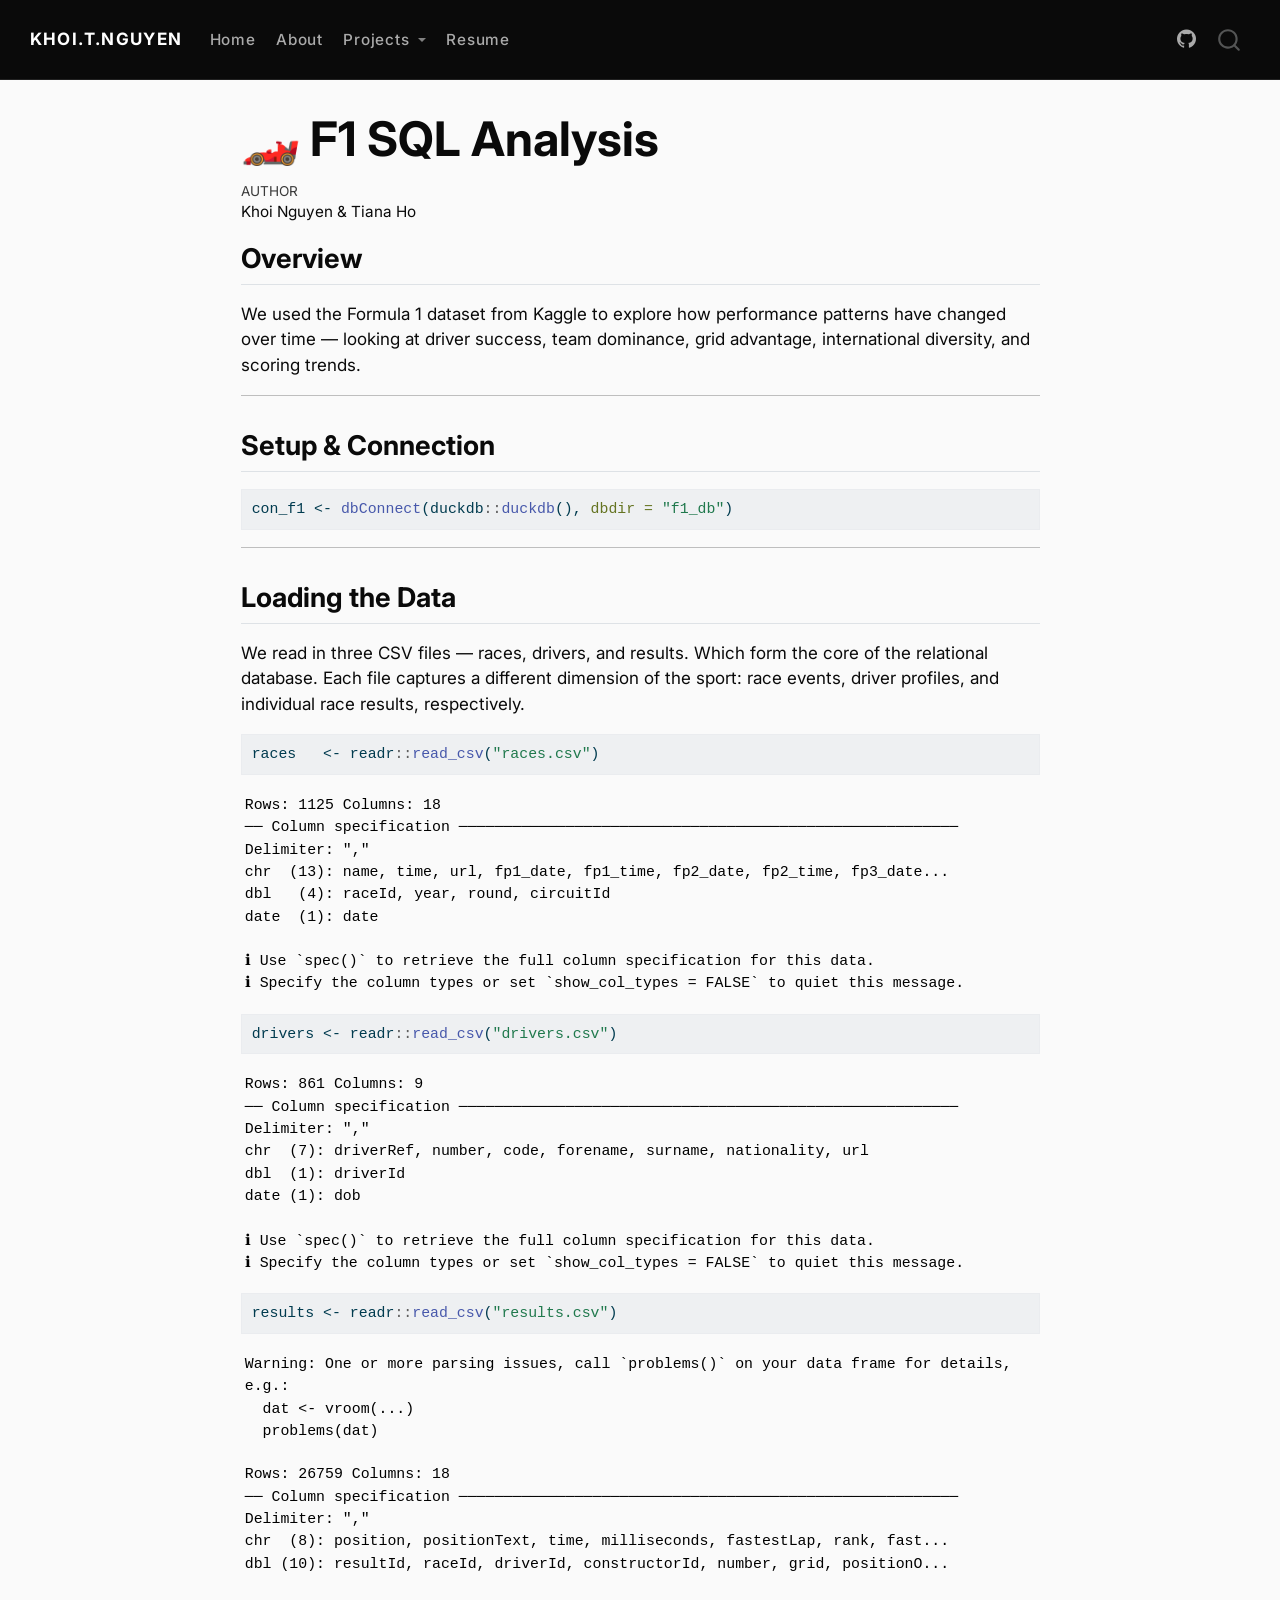
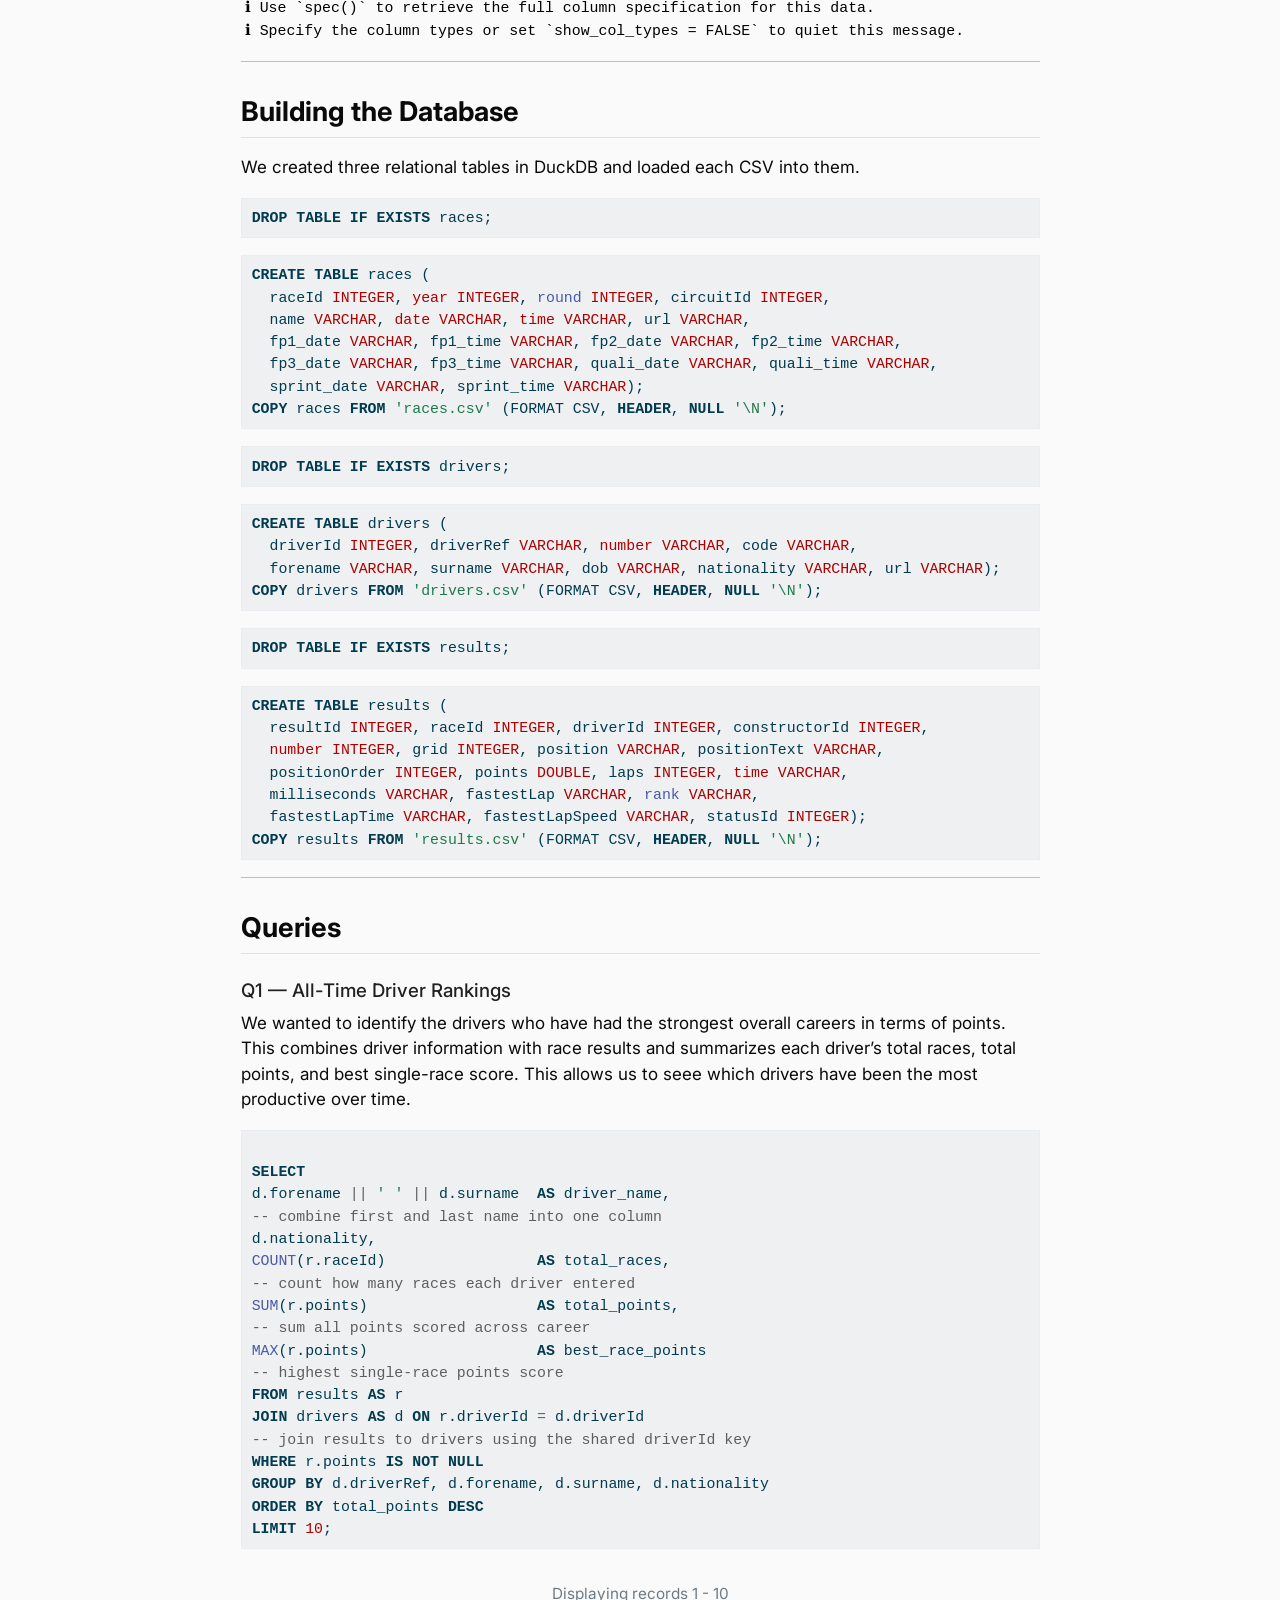
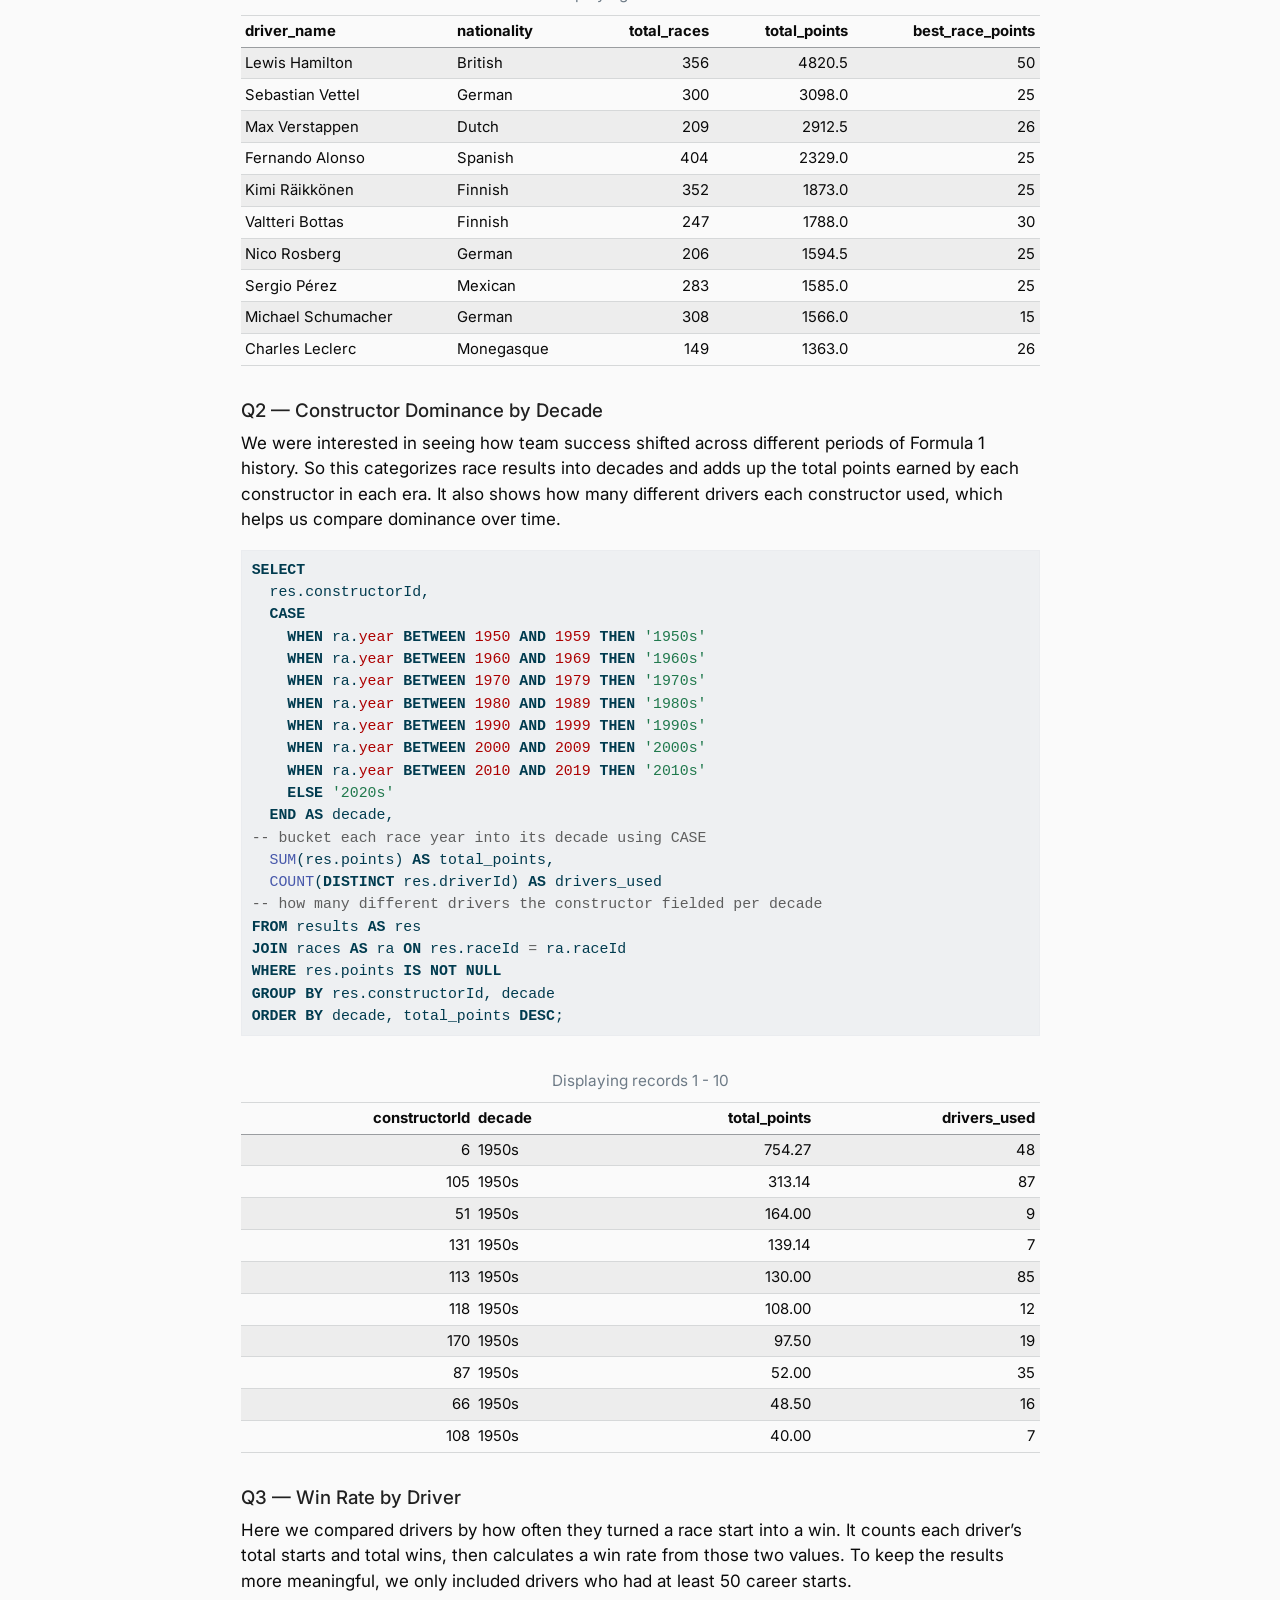
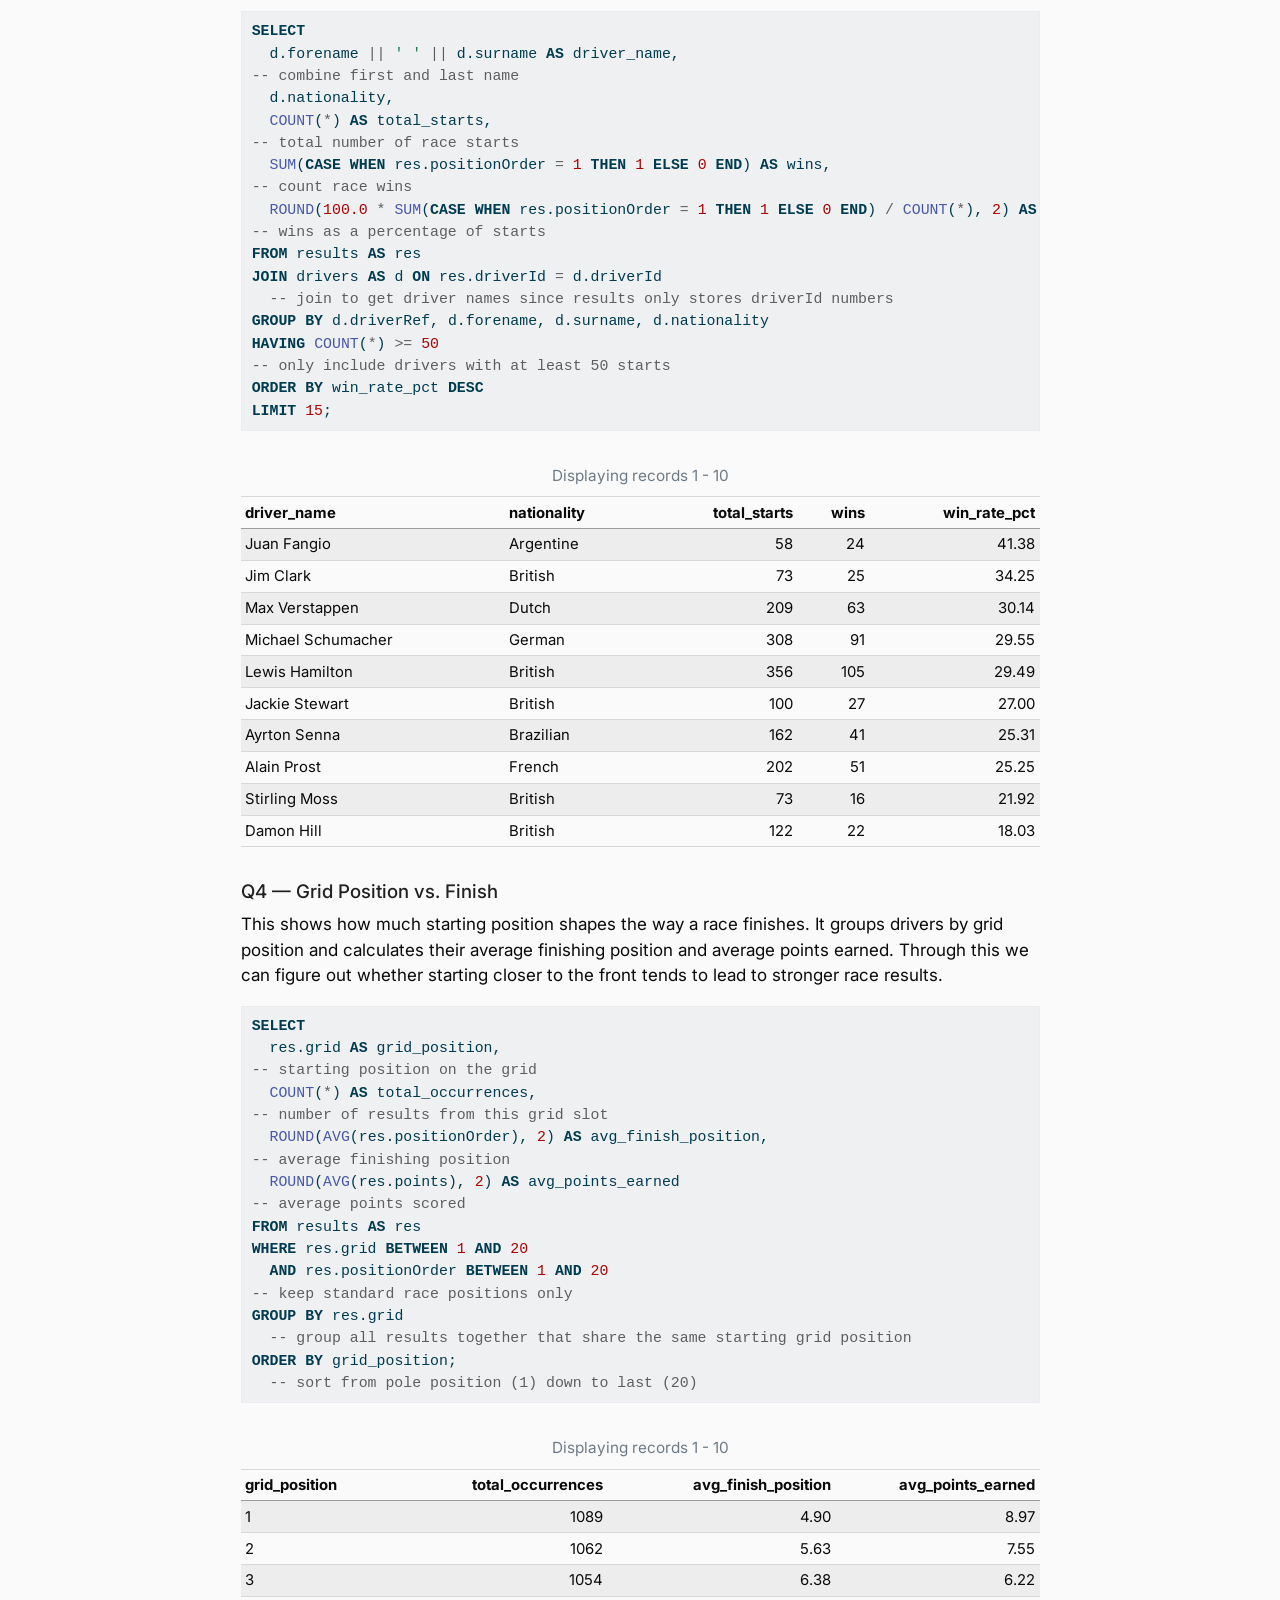
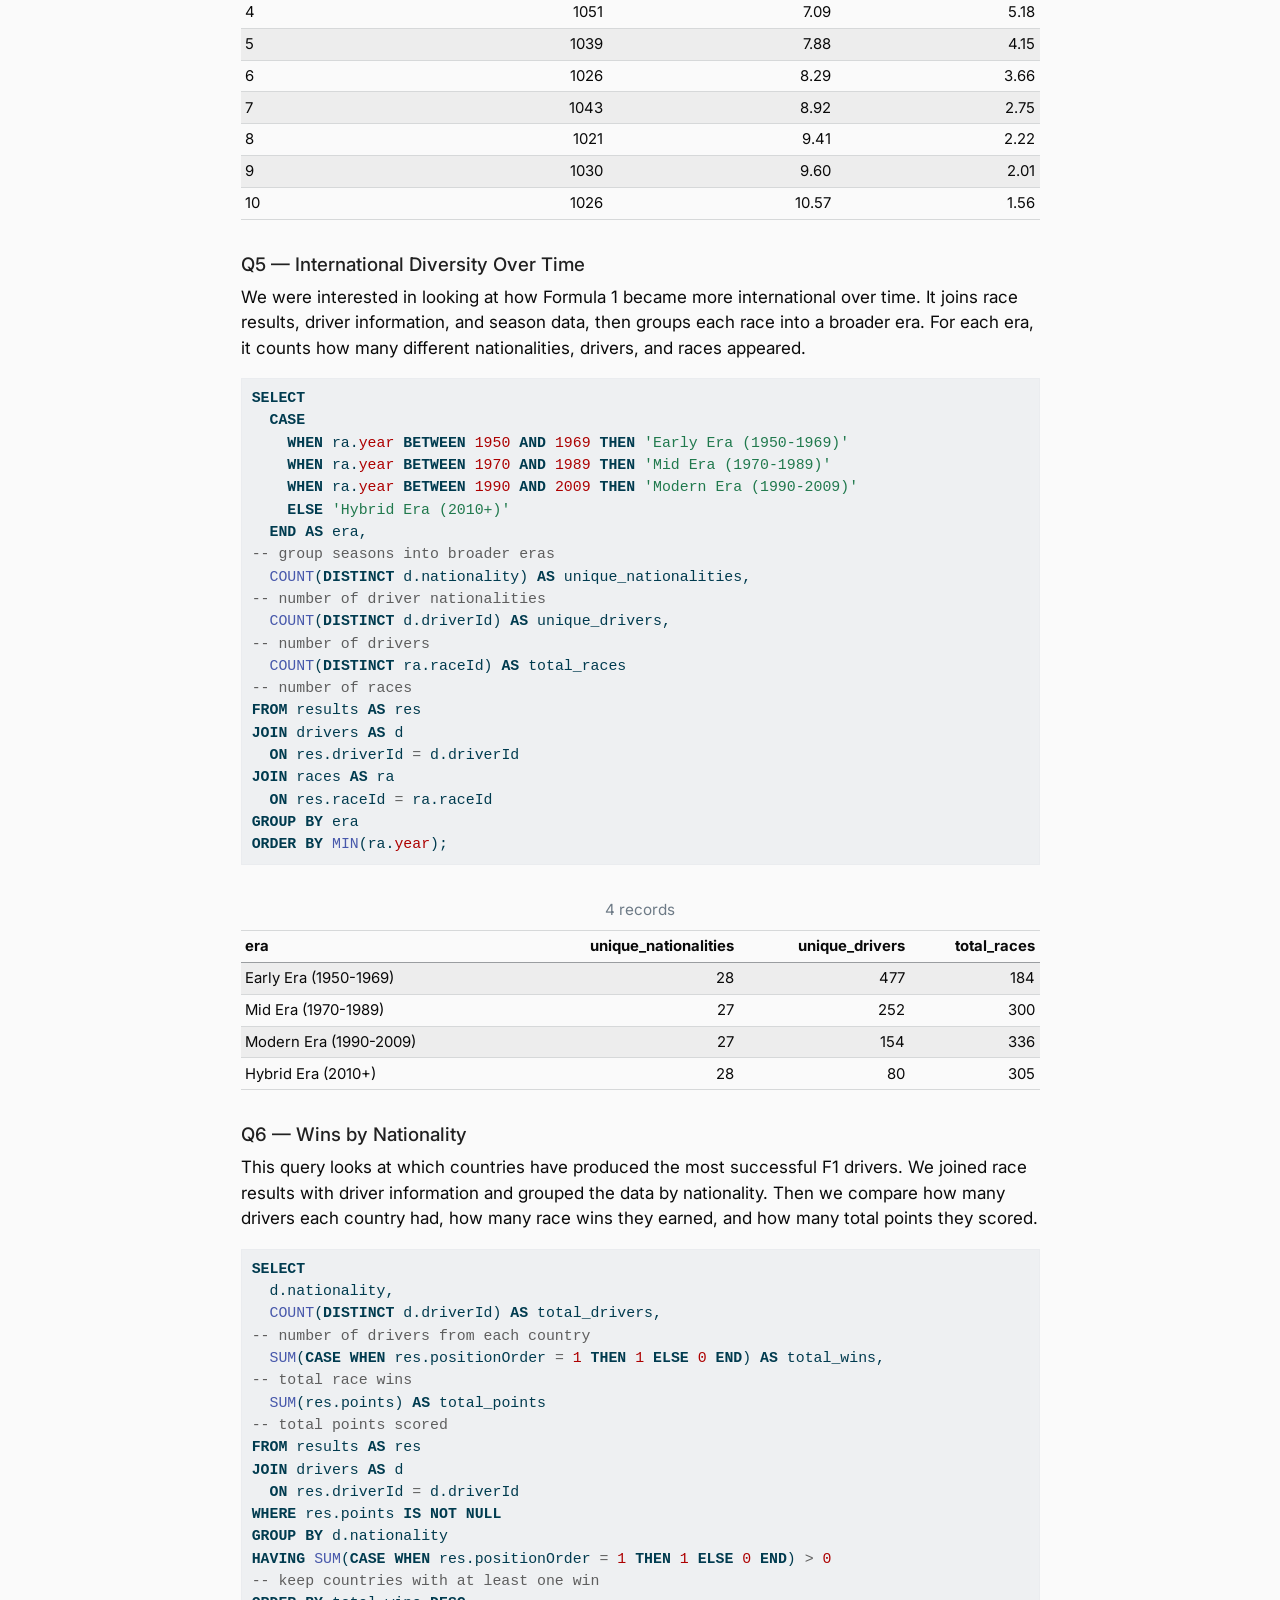
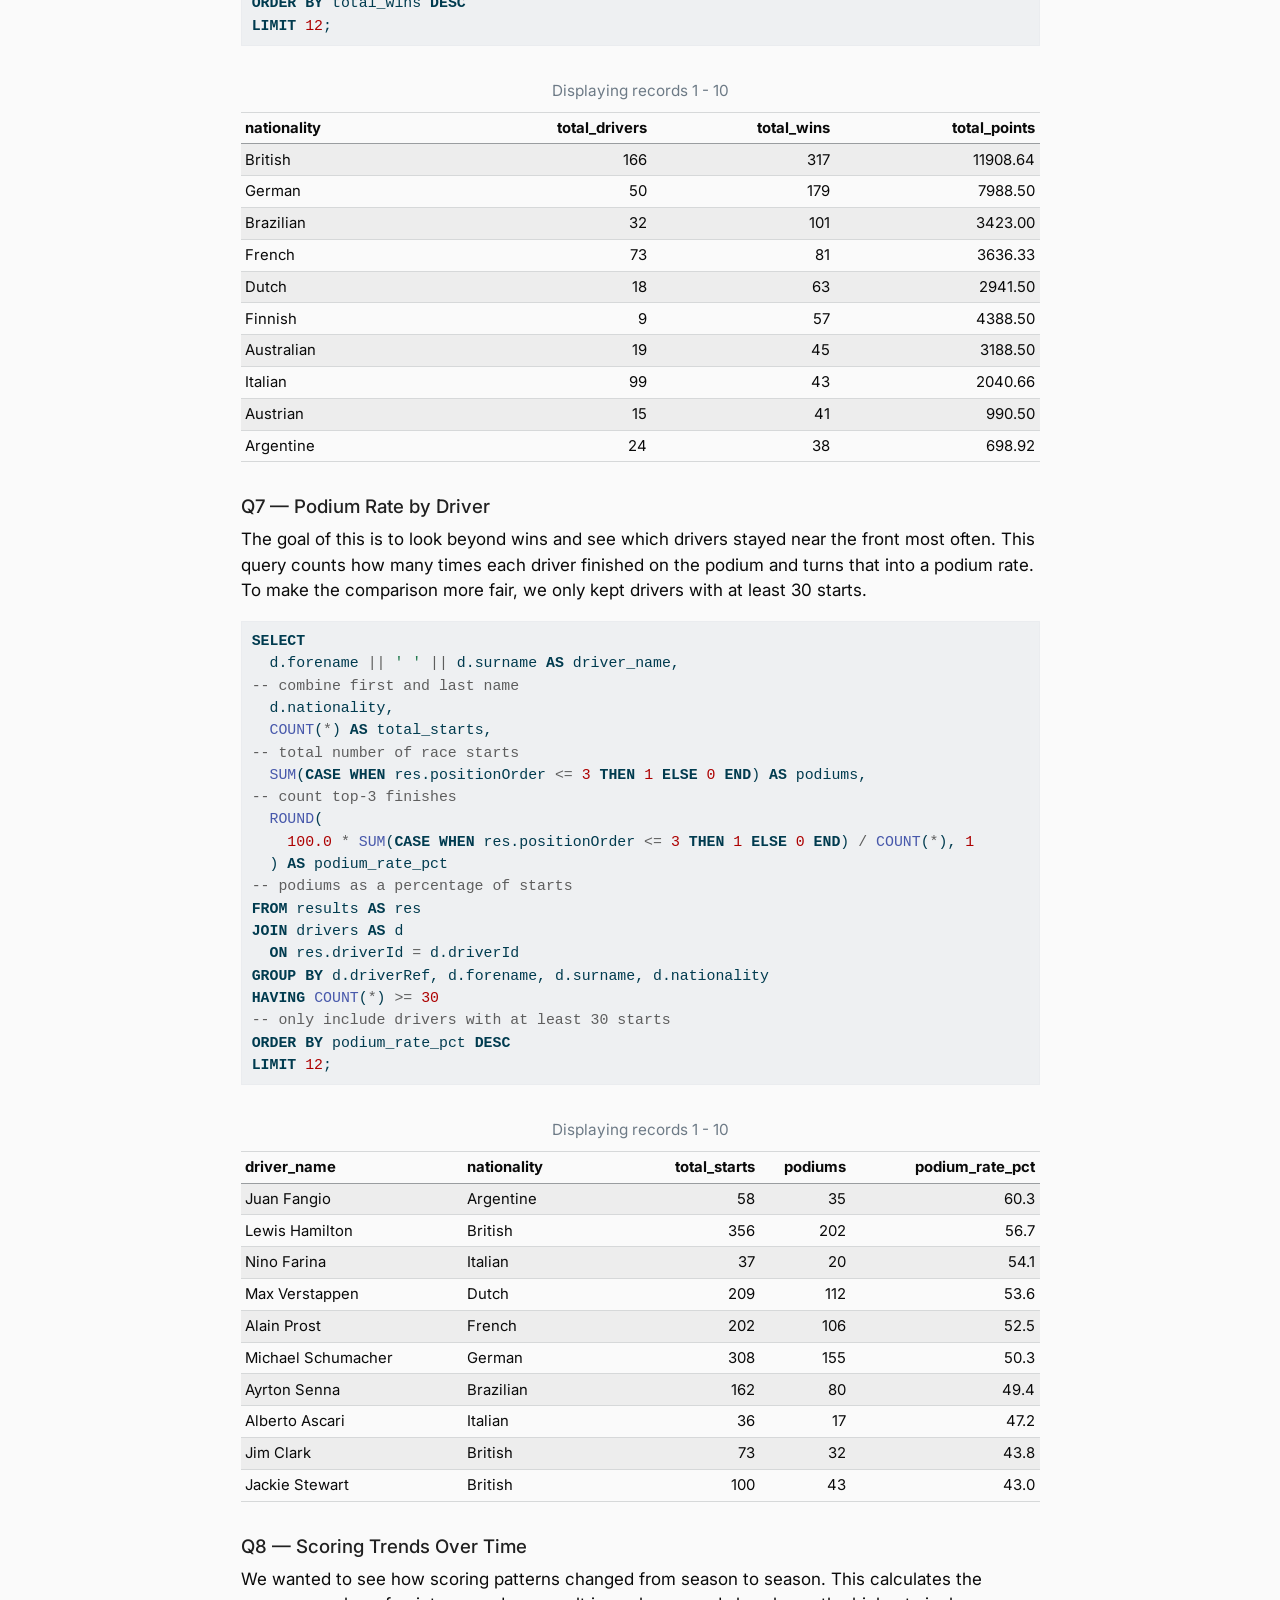
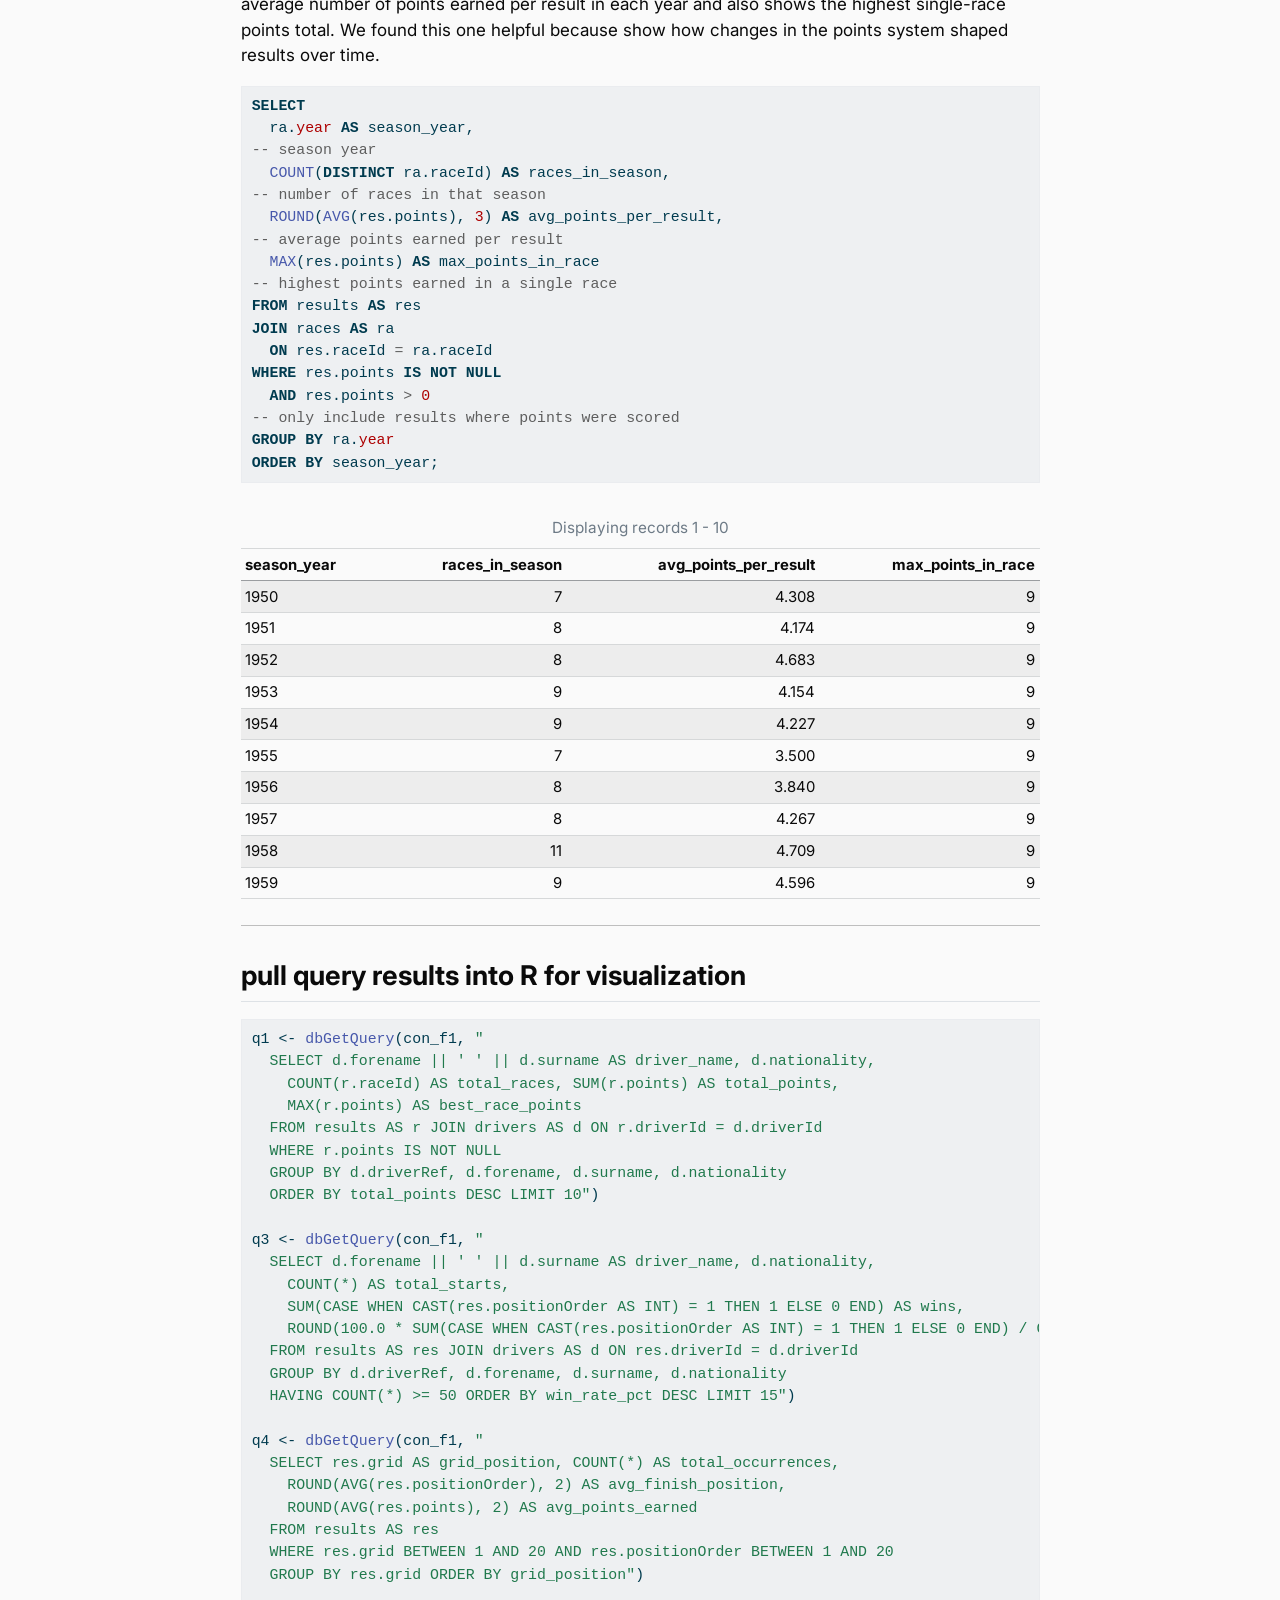
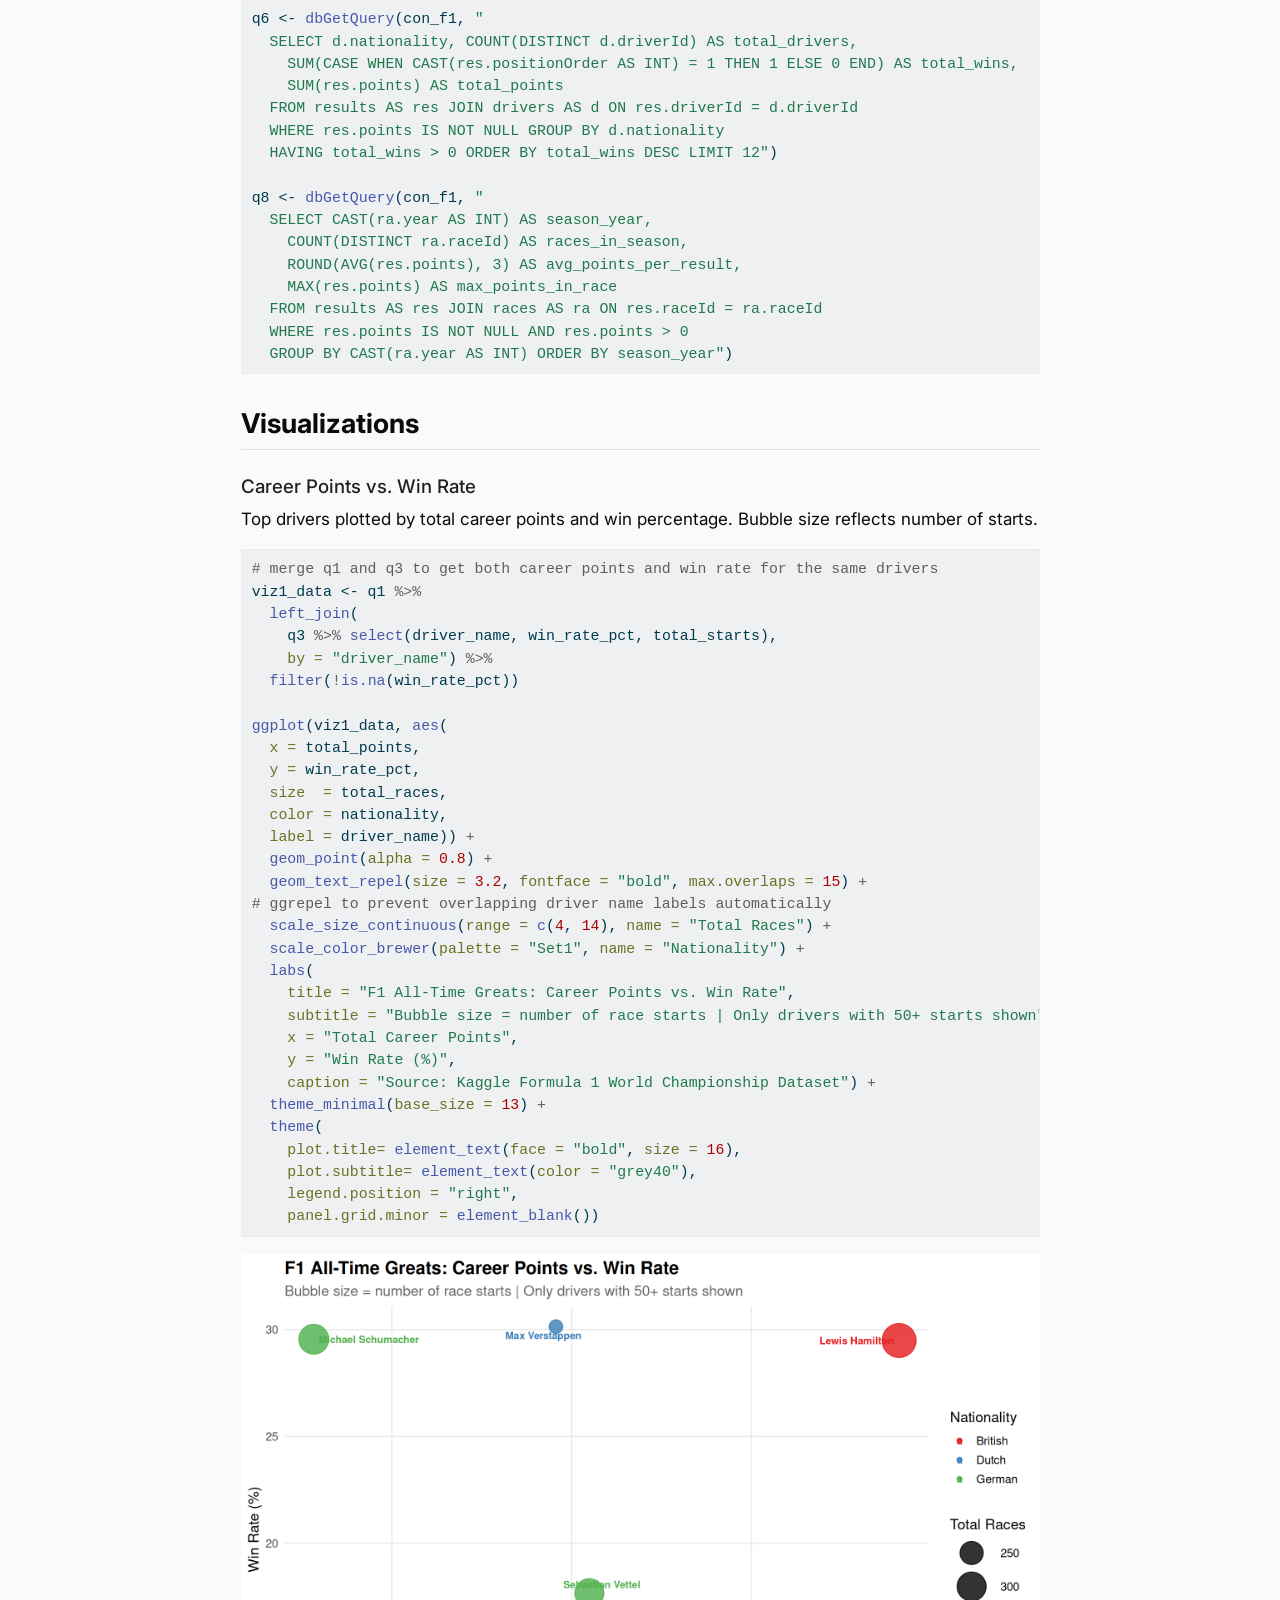
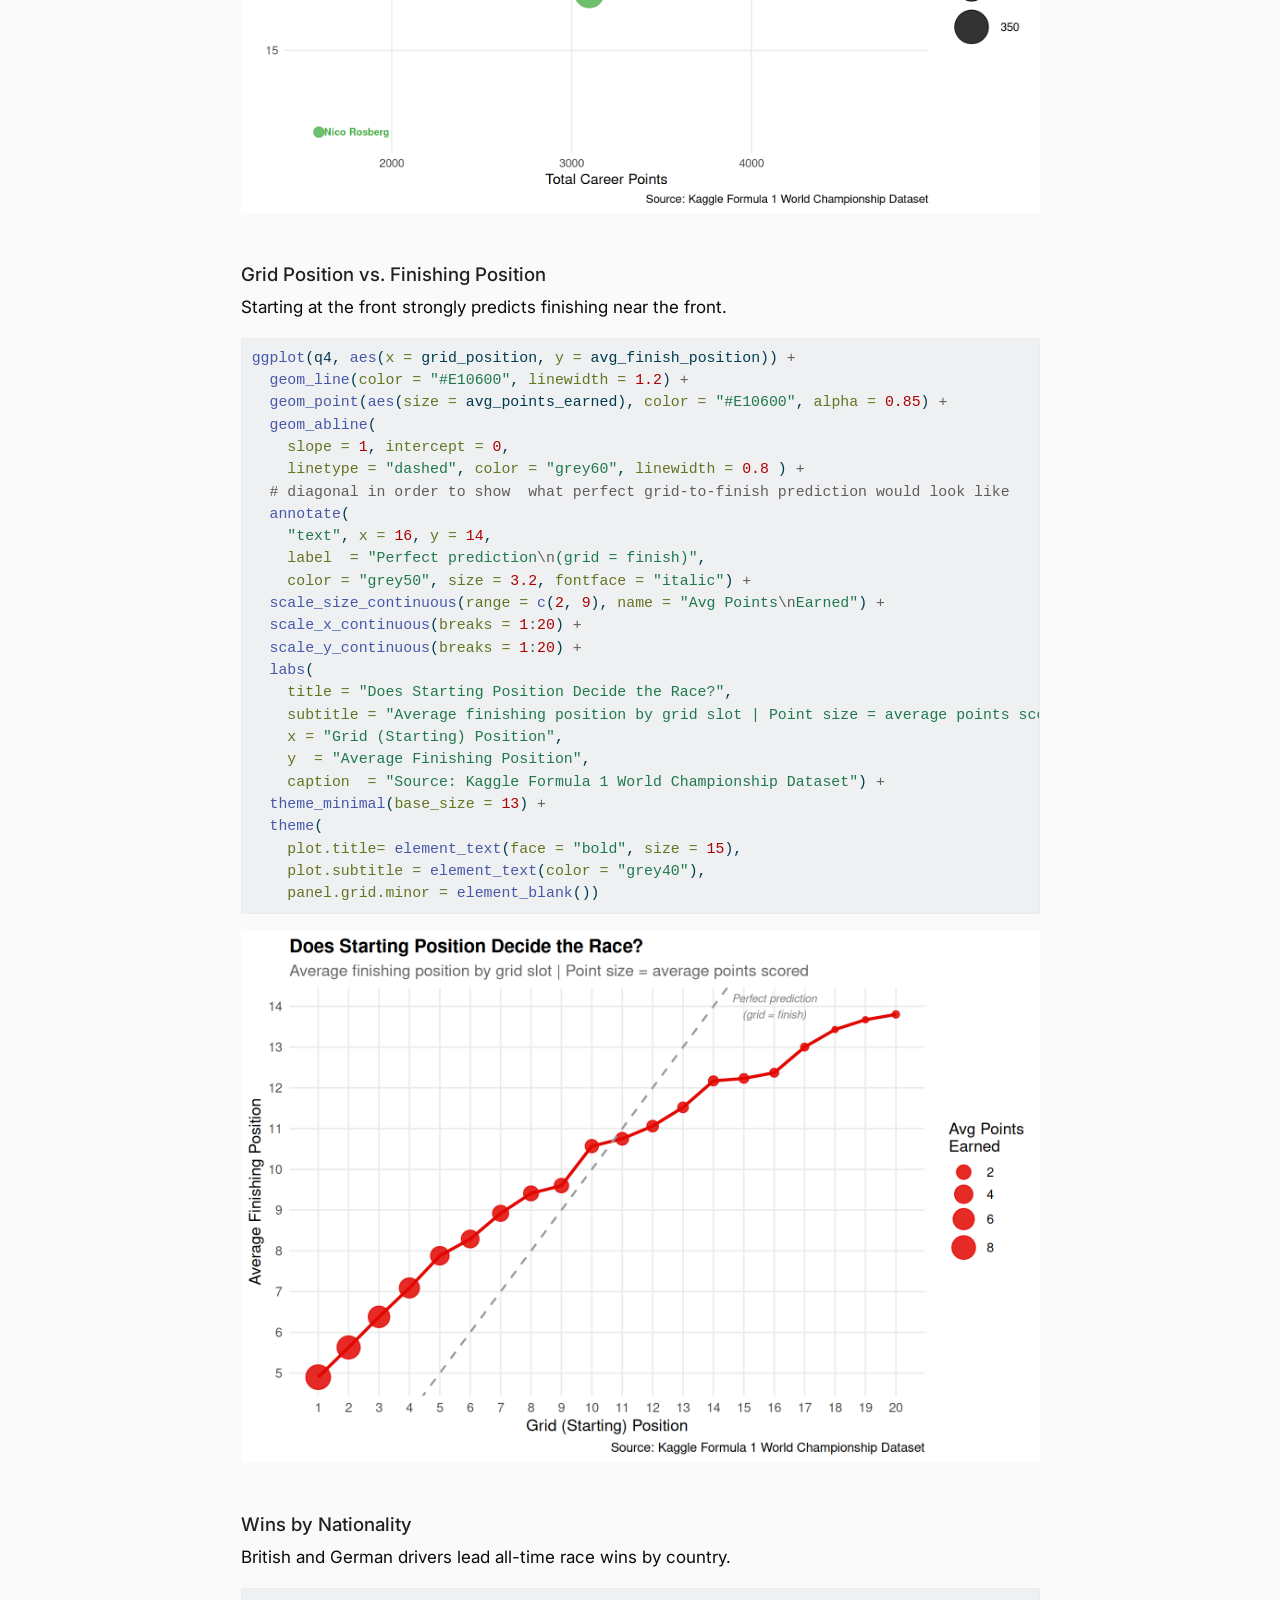
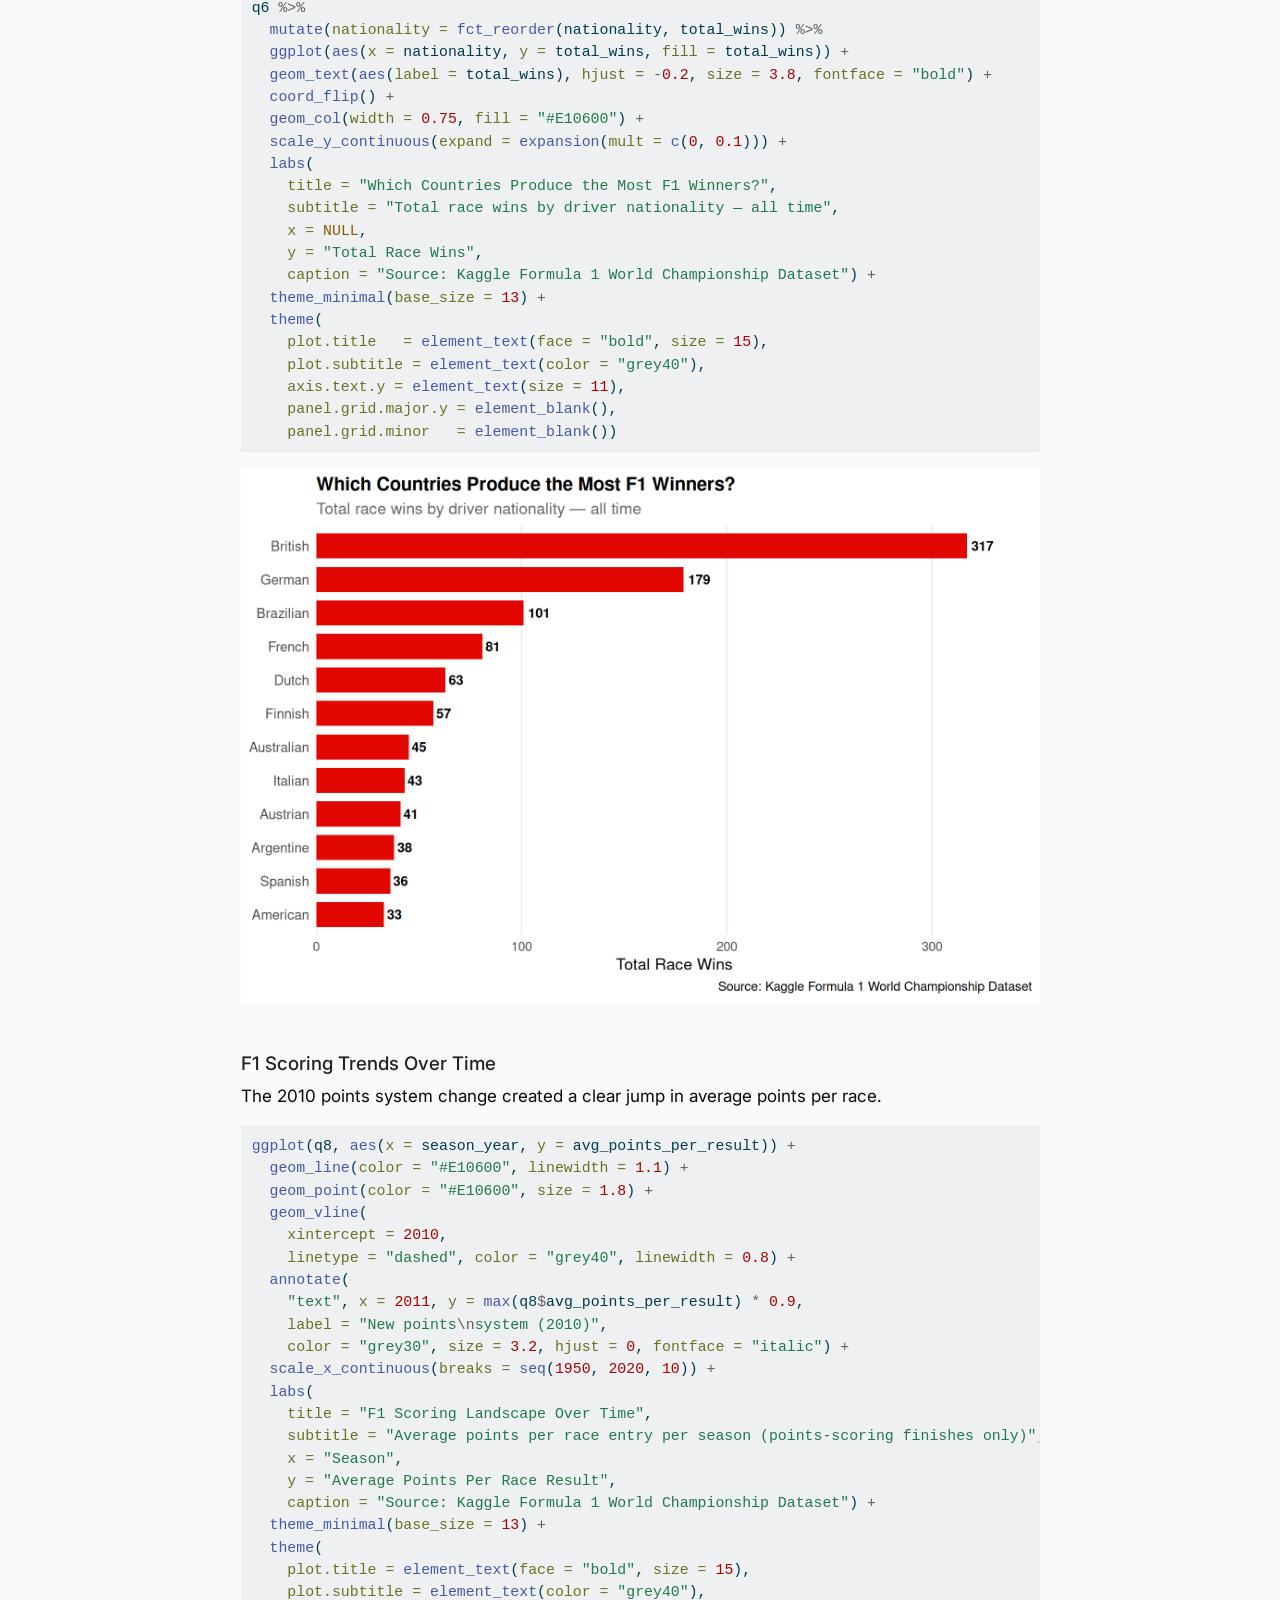
<file: docs/projects.html>
<!DOCTYPE html>
<html xmlns="http://www.w3.org/1999/xhtml" lang="en" xml:lang="en"><head>

<meta charset="utf-8">
<meta name="generator" content="quarto-1.8.27">

<meta name="viewport" content="width=device-width, initial-scale=1.0, user-scalable=yes">

<meta name="author" content="Khoi Nguyen &amp; Tiana Ho">

<title>🏎️ F1 SQL Analysis – Khoi.T.Nguyen</title>
<style>
code{white-space: pre-wrap;}
span.smallcaps{font-variant: small-caps;}
div.columns{display: flex; gap: min(4vw, 1.5em);}
div.column{flex: auto; overflow-x: auto;}
div.hanging-indent{margin-left: 1.5em; text-indent: -1.5em;}
ul.task-list{list-style: none;}
ul.task-list li input[type="checkbox"] {
  width: 0.8em;
  margin: 0 0.8em 0.2em -1em; /* quarto-specific, see https://github.com/quarto-dev/quarto-cli/issues/4556 */ 
  vertical-align: middle;
}
/* CSS for syntax highlighting */
html { -webkit-text-size-adjust: 100%; }
pre > code.sourceCode { white-space: pre; position: relative; }
pre > code.sourceCode > span { display: inline-block; line-height: 1.25; }
pre > code.sourceCode > span:empty { height: 1.2em; }
.sourceCode { overflow: visible; }
code.sourceCode > span { color: inherit; text-decoration: inherit; }
div.sourceCode { margin: 1em 0; }
pre.sourceCode { margin: 0; }
@media screen {
div.sourceCode { overflow: auto; }
}
@media print {
pre > code.sourceCode { white-space: pre-wrap; }
pre > code.sourceCode > span { text-indent: -5em; padding-left: 5em; }
}
pre.numberSource code
  { counter-reset: source-line 0; }
pre.numberSource code > span
  { position: relative; left: -4em; counter-increment: source-line; }
pre.numberSource code > span > a:first-child::before
  { content: counter(source-line);
    position: relative; left: -1em; text-align: right; vertical-align: baseline;
    border: none; display: inline-block;
    -webkit-touch-callout: none; -webkit-user-select: none;
    -khtml-user-select: none; -moz-user-select: none;
    -ms-user-select: none; user-select: none;
    padding: 0 4px; width: 4em;
  }
pre.numberSource { margin-left: 3em;  padding-left: 4px; }
div.sourceCode
  {   }
@media screen {
pre > code.sourceCode > span > a:first-child::before { text-decoration: underline; }
}
</style>


<script src="site_libs/quarto-nav/quarto-nav.js"></script>
<script src="site_libs/quarto-nav/headroom.min.js"></script>
<script src="site_libs/clipboard/clipboard.min.js"></script>
<script src="site_libs/quarto-search/autocomplete.umd.js"></script>
<script src="site_libs/quarto-search/fuse.min.js"></script>
<script src="site_libs/quarto-search/quarto-search.js"></script>
<meta name="quarto:offset" content="./">
<script src="site_libs/quarto-html/quarto.js" type="module"></script>
<script src="site_libs/quarto-html/tabsets/tabsets.js" type="module"></script>
<script src="site_libs/quarto-html/axe/axe-check.js" type="module"></script>
<script src="site_libs/quarto-html/popper.min.js"></script>
<script src="site_libs/quarto-html/tippy.umd.min.js"></script>
<script src="site_libs/quarto-html/anchor.min.js"></script>
<link href="site_libs/quarto-html/tippy.css" rel="stylesheet">
<link href="site_libs/quarto-html/quarto-syntax-highlighting-ed96de9b727972fe78a7b5d16c58bf87.css" rel="stylesheet" id="quarto-text-highlighting-styles">
<script src="site_libs/bootstrap/bootstrap.min.js"></script>
<link href="site_libs/bootstrap/bootstrap-icons.css" rel="stylesheet">
<link href="site_libs/bootstrap/bootstrap-c82218b12ac0f327fa8bd7d074ce2147.min.css" rel="stylesheet" append-hash="true" id="quarto-bootstrap" data-mode="light">
<script id="quarto-search-options" type="application/json">{
  "location": "navbar",
  "copy-button": false,
  "collapse-after": 3,
  "panel-placement": "end",
  "type": "overlay",
  "limit": 50,
  "keyboard-shortcut": [
    "f",
    "/",
    "s"
  ],
  "show-item-context": false,
  "language": {
    "search-no-results-text": "No results",
    "search-matching-documents-text": "matching documents",
    "search-copy-link-title": "Copy link to search",
    "search-hide-matches-text": "Hide additional matches",
    "search-more-match-text": "more match in this document",
    "search-more-matches-text": "more matches in this document",
    "search-clear-button-title": "Clear",
    "search-text-placeholder": "",
    "search-detached-cancel-button-title": "Cancel",
    "search-submit-button-title": "Submit",
    "search-label": "Search"
  }
}</script>


<link rel="stylesheet" href="styles.css">
</head>

<body class="nav-fixed fullcontent quarto-light">

<div id="quarto-search-results"></div>
  <header id="quarto-header" class="headroom fixed-top">
    <nav class="navbar navbar-expand-lg " data-bs-theme="dark">
      <div class="navbar-container container-fluid">
      <div class="navbar-brand-container mx-auto">
    <a class="navbar-brand" href="./index.html">
    <span class="navbar-title">Khoi.T.Nguyen</span>
    </a>
  </div>
            <div id="quarto-search" class="" title="Search"></div>
          <button class="navbar-toggler" type="button" data-bs-toggle="collapse" data-bs-target="#navbarCollapse" aria-controls="navbarCollapse" role="menu" aria-expanded="false" aria-label="Toggle navigation" onclick="if (window.quartoToggleHeadroom) { window.quartoToggleHeadroom(); }">
  <span class="navbar-toggler-icon"></span>
</button>
          <div class="collapse navbar-collapse" id="navbarCollapse">
            <ul class="navbar-nav navbar-nav-scroll me-auto">
  <li class="nav-item">
    <a class="nav-link" href="./index.html"> 
<span class="menu-text">Home</span></a>
  </li>  
  <li class="nav-item">
    <a class="nav-link" href="./about.html"> 
<span class="menu-text">About</span></a>
  </li>  
  <li class="nav-item dropdown ">
    <a class="nav-link dropdown-toggle" href="#" id="nav-menu-projects" role="link" data-bs-toggle="dropdown" aria-expanded="false">
 <span class="menu-text">Projects</span>
    </a>
    <ul class="dropdown-menu" aria-labelledby="nav-menu-projects">    
        <li>
    <a class="dropdown-item" href="./projects.html">
 <span class="dropdown-text">F1 SQL Analysis</span></a>
  </li>  
        <li>
    <a class="dropdown-item" href="./Project3.html">
 <span class="dropdown-text">Love, Fear, and Social Worlds: A Text Analysis of Pride and Prejudice, Frankenstein, and Dracula</span></a>
  </li>  
        <li>
    <a class="dropdown-item" href="./project4.html">
 <span class="dropdown-text">aRtpalette</span></a>
  </li>  
        <li>
    <a class="dropdown-item" href="./Paper_presentation_poster.html">
 <span class="dropdown-text">Paper Analysis: DuckDB: An Embeddable Analytical Database</span></a>
  </li>  
        <li>
    <a class="dropdown-item" href="./TitanicProject.html">
 <span class="dropdown-text">Survival on the Titanic: Analyzing Patterns and Building Predictive Models</span></a>
  </li>  
    </ul>
  </li>
  <li class="nav-item">
    <a class="nav-link" href="./Resume.html"> 
<span class="menu-text">Resume</span></a>
  </li>  
</ul>
            <ul class="navbar-nav navbar-nav-scroll ms-auto">
  <li class="nav-item compact">
    <a class="nav-link" href="https://github.com/kho2934"> <i class="bi bi-github" role="img">
</i> 
<span class="menu-text"></span></a>
  </li>  
</ul>
          </div> <!-- /navcollapse -->
            <div class="quarto-navbar-tools">
</div>
      </div> <!-- /container-fluid -->
    </nav>
</header>
<!-- content -->
<div id="quarto-content" class="quarto-container page-columns page-rows-contents page-layout-article page-navbar">
<!-- sidebar -->
<!-- margin-sidebar -->
    
<!-- main -->
<main class="content" id="quarto-document-content">

<header id="title-block-header" class="quarto-title-block default">
<div class="quarto-title">
<h1 class="title">🏎️ F1 SQL Analysis</h1>
</div>



<div class="quarto-title-meta">

    <div>
    <div class="quarto-title-meta-heading">Author</div>
    <div class="quarto-title-meta-contents">
             <p>Khoi Nguyen &amp; Tiana Ho </p>
          </div>
  </div>
    
  
    
  </div>
  


</header>


<section id="overview" class="level2">
<h2 class="anchored" data-anchor-id="overview">Overview</h2>
<p>We used the Formula 1 dataset from Kaggle to explore how performance patterns have changed over time — looking at driver success, team dominance, grid advantage, international diversity, and scoring trends.</p>
<hr>
</section>
<section id="setup-connection" class="level2">
<h2 class="anchored" data-anchor-id="setup-connection">Setup &amp; Connection</h2>
<div class="cell">
<div class="code-copy-outer-scaffold"><div class="sourceCode cell-code" id="cb1"><pre class="sourceCode r code-with-copy"><code class="sourceCode r"><span id="cb1-1"><a href="#cb1-1" aria-hidden="true" tabindex="-1"></a>con_f1 <span class="ot">&lt;-</span> <span class="fu">dbConnect</span>(duckdb<span class="sc">::</span><span class="fu">duckdb</span>(), <span class="at">dbdir =</span> <span class="st">"f1_db"</span>)</span></code></pre></div><button title="Copy to Clipboard" class="code-copy-button"><i class="bi"></i></button></div>
</div>
<hr>
</section>
<section id="loading-the-data" class="level2">
<h2 class="anchored" data-anchor-id="loading-the-data">Loading the Data</h2>
<p>We read in three CSV files — races, drivers, and results. Which form the core of the relational database. Each file captures a different dimension of the sport: race events, driver profiles, and individual race results, respectively.</p>
<div class="cell">
<div class="code-copy-outer-scaffold"><div class="sourceCode cell-code" id="cb2"><pre class="sourceCode r code-with-copy"><code class="sourceCode r"><span id="cb2-1"><a href="#cb2-1" aria-hidden="true" tabindex="-1"></a>races   <span class="ot">&lt;-</span> readr<span class="sc">::</span><span class="fu">read_csv</span>(<span class="st">"races.csv"</span>)</span></code></pre></div><button title="Copy to Clipboard" class="code-copy-button"><i class="bi"></i></button></div>
<div class="cell-output cell-output-stderr">
<pre><code>Rows: 1125 Columns: 18
── Column specification ────────────────────────────────────────────────────────
Delimiter: ","
chr  (13): name, time, url, fp1_date, fp1_time, fp2_date, fp2_time, fp3_date...
dbl   (4): raceId, year, round, circuitId
date  (1): date

ℹ Use `spec()` to retrieve the full column specification for this data.
ℹ Specify the column types or set `show_col_types = FALSE` to quiet this message.</code></pre>
</div>
<div class="code-copy-outer-scaffold"><div class="sourceCode cell-code" id="cb4"><pre class="sourceCode r code-with-copy"><code class="sourceCode r"><span id="cb4-1"><a href="#cb4-1" aria-hidden="true" tabindex="-1"></a>drivers <span class="ot">&lt;-</span> readr<span class="sc">::</span><span class="fu">read_csv</span>(<span class="st">"drivers.csv"</span>)</span></code></pre></div><button title="Copy to Clipboard" class="code-copy-button"><i class="bi"></i></button></div>
<div class="cell-output cell-output-stderr">
<pre><code>Rows: 861 Columns: 9
── Column specification ────────────────────────────────────────────────────────
Delimiter: ","
chr  (7): driverRef, number, code, forename, surname, nationality, url
dbl  (1): driverId
date (1): dob

ℹ Use `spec()` to retrieve the full column specification for this data.
ℹ Specify the column types or set `show_col_types = FALSE` to quiet this message.</code></pre>
</div>
<div class="code-copy-outer-scaffold"><div class="sourceCode cell-code" id="cb6"><pre class="sourceCode r code-with-copy"><code class="sourceCode r"><span id="cb6-1"><a href="#cb6-1" aria-hidden="true" tabindex="-1"></a>results <span class="ot">&lt;-</span> readr<span class="sc">::</span><span class="fu">read_csv</span>(<span class="st">"results.csv"</span>)</span></code></pre></div><button title="Copy to Clipboard" class="code-copy-button"><i class="bi"></i></button></div>
<div class="cell-output cell-output-stderr">
<pre><code>Warning: One or more parsing issues, call `problems()` on your data frame for details,
e.g.:
  dat &lt;- vroom(...)
  problems(dat)</code></pre>
</div>
<div class="cell-output cell-output-stderr">
<pre><code>Rows: 26759 Columns: 18
── Column specification ────────────────────────────────────────────────────────
Delimiter: ","
chr  (8): position, positionText, time, milliseconds, fastestLap, rank, fast...
dbl (10): resultId, raceId, driverId, constructorId, number, grid, positionO...

ℹ Use `spec()` to retrieve the full column specification for this data.
ℹ Specify the column types or set `show_col_types = FALSE` to quiet this message.</code></pre>
</div>
</div>
<hr>
</section>
<section id="building-the-database" class="level2">
<h2 class="anchored" data-anchor-id="building-the-database">Building the Database</h2>
<p>We created three relational tables in DuckDB and loaded each CSV into them.</p>
<div class="cell">
<div class="code-copy-outer-scaffold"><div class="sourceCode cell-code" id="cb9"><pre class="sourceCode sql code-with-copy"><code class="sourceCode sql"><span id="cb9-1"><a href="#cb9-1" aria-hidden="true" tabindex="-1"></a><span class="kw">DROP</span> <span class="kw">TABLE</span> <span class="cf">IF</span> <span class="kw">EXISTS</span> races;</span></code></pre></div><button title="Copy to Clipboard" class="code-copy-button"><i class="bi"></i></button></div>
</div>
<div class="cell">
<div class="code-copy-outer-scaffold"><div class="sourceCode cell-code" id="cb10"><pre class="sourceCode sql code-with-copy"><code class="sourceCode sql"><span id="cb10-1"><a href="#cb10-1" aria-hidden="true" tabindex="-1"></a><span class="kw">CREATE</span> <span class="kw">TABLE</span> races (</span>
<span id="cb10-2"><a href="#cb10-2" aria-hidden="true" tabindex="-1"></a>  raceId <span class="dt">INTEGER</span>, <span class="dt">year</span> <span class="dt">INTEGER</span>, <span class="fu">round</span> <span class="dt">INTEGER</span>, circuitId <span class="dt">INTEGER</span>,</span>
<span id="cb10-3"><a href="#cb10-3" aria-hidden="true" tabindex="-1"></a>  name <span class="dt">VARCHAR</span>, <span class="dt">date</span> <span class="dt">VARCHAR</span>, <span class="dt">time</span> <span class="dt">VARCHAR</span>, url <span class="dt">VARCHAR</span>,</span>
<span id="cb10-4"><a href="#cb10-4" aria-hidden="true" tabindex="-1"></a>  fp1_date <span class="dt">VARCHAR</span>, fp1_time <span class="dt">VARCHAR</span>, fp2_date <span class="dt">VARCHAR</span>, fp2_time <span class="dt">VARCHAR</span>,</span>
<span id="cb10-5"><a href="#cb10-5" aria-hidden="true" tabindex="-1"></a>  fp3_date <span class="dt">VARCHAR</span>, fp3_time <span class="dt">VARCHAR</span>, quali_date <span class="dt">VARCHAR</span>, quali_time <span class="dt">VARCHAR</span>,</span>
<span id="cb10-6"><a href="#cb10-6" aria-hidden="true" tabindex="-1"></a>  sprint_date <span class="dt">VARCHAR</span>, sprint_time <span class="dt">VARCHAR</span>);</span>
<span id="cb10-7"><a href="#cb10-7" aria-hidden="true" tabindex="-1"></a><span class="kw">COPY</span> races <span class="kw">FROM</span> <span class="st">'races.csv'</span> (FORMAT CSV, <span class="kw">HEADER</span>, <span class="kw">NULL</span> <span class="st">'\N'</span>);</span></code></pre></div><button title="Copy to Clipboard" class="code-copy-button"><i class="bi"></i></button></div>
</div>
<div class="cell">
<div class="code-copy-outer-scaffold"><div class="sourceCode cell-code" id="cb11"><pre class="sourceCode sql code-with-copy"><code class="sourceCode sql"><span id="cb11-1"><a href="#cb11-1" aria-hidden="true" tabindex="-1"></a><span class="kw">DROP</span> <span class="kw">TABLE</span> <span class="cf">IF</span> <span class="kw">EXISTS</span> drivers;</span></code></pre></div><button title="Copy to Clipboard" class="code-copy-button"><i class="bi"></i></button></div>
</div>
<div class="cell">
<div class="code-copy-outer-scaffold"><div class="sourceCode cell-code" id="cb12"><pre class="sourceCode sql code-with-copy"><code class="sourceCode sql"><span id="cb12-1"><a href="#cb12-1" aria-hidden="true" tabindex="-1"></a><span class="kw">CREATE</span> <span class="kw">TABLE</span> drivers (</span>
<span id="cb12-2"><a href="#cb12-2" aria-hidden="true" tabindex="-1"></a>  driverId <span class="dt">INTEGER</span>, driverRef <span class="dt">VARCHAR</span>, <span class="dt">number</span> <span class="dt">VARCHAR</span>, code <span class="dt">VARCHAR</span>,</span>
<span id="cb12-3"><a href="#cb12-3" aria-hidden="true" tabindex="-1"></a>  forename <span class="dt">VARCHAR</span>, surname <span class="dt">VARCHAR</span>, dob <span class="dt">VARCHAR</span>, nationality <span class="dt">VARCHAR</span>, url <span class="dt">VARCHAR</span>);</span>
<span id="cb12-4"><a href="#cb12-4" aria-hidden="true" tabindex="-1"></a><span class="kw">COPY</span> drivers <span class="kw">FROM</span> <span class="st">'drivers.csv'</span> (FORMAT CSV, <span class="kw">HEADER</span>, <span class="kw">NULL</span> <span class="st">'\N'</span>);</span></code></pre></div><button title="Copy to Clipboard" class="code-copy-button"><i class="bi"></i></button></div>
</div>
<div class="cell">
<div class="code-copy-outer-scaffold"><div class="sourceCode cell-code" id="cb13"><pre class="sourceCode sql code-with-copy"><code class="sourceCode sql"><span id="cb13-1"><a href="#cb13-1" aria-hidden="true" tabindex="-1"></a><span class="kw">DROP</span> <span class="kw">TABLE</span> <span class="cf">IF</span> <span class="kw">EXISTS</span> results;</span></code></pre></div><button title="Copy to Clipboard" class="code-copy-button"><i class="bi"></i></button></div>
</div>
<div class="cell">
<div class="code-copy-outer-scaffold"><div class="sourceCode cell-code" id="cb14"><pre class="sourceCode sql code-with-copy"><code class="sourceCode sql"><span id="cb14-1"><a href="#cb14-1" aria-hidden="true" tabindex="-1"></a><span class="kw">CREATE</span> <span class="kw">TABLE</span> results (</span>
<span id="cb14-2"><a href="#cb14-2" aria-hidden="true" tabindex="-1"></a>  resultId <span class="dt">INTEGER</span>, raceId <span class="dt">INTEGER</span>, driverId <span class="dt">INTEGER</span>, constructorId <span class="dt">INTEGER</span>,</span>
<span id="cb14-3"><a href="#cb14-3" aria-hidden="true" tabindex="-1"></a>  <span class="dt">number</span> <span class="dt">INTEGER</span>, grid <span class="dt">INTEGER</span>, position <span class="dt">VARCHAR</span>, positionText <span class="dt">VARCHAR</span>,</span>
<span id="cb14-4"><a href="#cb14-4" aria-hidden="true" tabindex="-1"></a>  positionOrder <span class="dt">INTEGER</span>, points <span class="dt">DOUBLE</span>, laps <span class="dt">INTEGER</span>, <span class="dt">time</span> <span class="dt">VARCHAR</span>,</span>
<span id="cb14-5"><a href="#cb14-5" aria-hidden="true" tabindex="-1"></a>  milliseconds <span class="dt">VARCHAR</span>, fastestLap <span class="dt">VARCHAR</span>, <span class="fu">rank</span> <span class="dt">VARCHAR</span>,</span>
<span id="cb14-6"><a href="#cb14-6" aria-hidden="true" tabindex="-1"></a>  fastestLapTime <span class="dt">VARCHAR</span>, fastestLapSpeed <span class="dt">VARCHAR</span>, statusId <span class="dt">INTEGER</span>);</span>
<span id="cb14-7"><a href="#cb14-7" aria-hidden="true" tabindex="-1"></a><span class="kw">COPY</span> results <span class="kw">FROM</span> <span class="st">'results.csv'</span> (FORMAT CSV, <span class="kw">HEADER</span>, <span class="kw">NULL</span> <span class="st">'\N'</span>);</span></code></pre></div><button title="Copy to Clipboard" class="code-copy-button"><i class="bi"></i></button></div>
</div>
<hr>
</section>
<section id="queries" class="level2">
<h2 class="anchored" data-anchor-id="queries">Queries</h2>
<section id="q1-all-time-driver-rankings" class="level3">
<h3 class="anchored" data-anchor-id="q1-all-time-driver-rankings">Q1 — All-Time Driver Rankings</h3>
<p>We wanted to identify the drivers who have had the strongest overall careers in terms of points. This combines driver information with race results and summarizes each driver’s total races, total points, and best single-race score. This allows us to seee which drivers have been the most productive over time.</p>
<div class="cell">
<div class="code-copy-outer-scaffold"><div class="sourceCode cell-code" id="cb15"><pre class="sourceCode sql code-with-copy"><code class="sourceCode sql"><span id="cb15-1"><a href="#cb15-1" aria-hidden="true" tabindex="-1"></a></span>
<span id="cb15-2"><a href="#cb15-2" aria-hidden="true" tabindex="-1"></a><span class="kw">SELECT</span></span>
<span id="cb15-3"><a href="#cb15-3" aria-hidden="true" tabindex="-1"></a>d.forename <span class="op">||</span> <span class="st">' '</span> <span class="op">||</span> d.surname  <span class="kw">AS</span> driver_name,</span>
<span id="cb15-4"><a href="#cb15-4" aria-hidden="true" tabindex="-1"></a><span class="co">-- combine first and last name into one column</span></span>
<span id="cb15-5"><a href="#cb15-5" aria-hidden="true" tabindex="-1"></a>d.nationality,</span>
<span id="cb15-6"><a href="#cb15-6" aria-hidden="true" tabindex="-1"></a><span class="fu">COUNT</span>(r.raceId)                 <span class="kw">AS</span> total_races,</span>
<span id="cb15-7"><a href="#cb15-7" aria-hidden="true" tabindex="-1"></a><span class="co">-- count how many races each driver entered</span></span>
<span id="cb15-8"><a href="#cb15-8" aria-hidden="true" tabindex="-1"></a><span class="fu">SUM</span>(r.points)                   <span class="kw">AS</span> total_points,</span>
<span id="cb15-9"><a href="#cb15-9" aria-hidden="true" tabindex="-1"></a><span class="co">-- sum all points scored across career</span></span>
<span id="cb15-10"><a href="#cb15-10" aria-hidden="true" tabindex="-1"></a><span class="fu">MAX</span>(r.points)                   <span class="kw">AS</span> best_race_points</span>
<span id="cb15-11"><a href="#cb15-11" aria-hidden="true" tabindex="-1"></a><span class="co">-- highest single-race points score</span></span>
<span id="cb15-12"><a href="#cb15-12" aria-hidden="true" tabindex="-1"></a><span class="kw">FROM</span> results <span class="kw">AS</span> r</span>
<span id="cb15-13"><a href="#cb15-13" aria-hidden="true" tabindex="-1"></a><span class="kw">JOIN</span> drivers <span class="kw">AS</span> d <span class="kw">ON</span> r.driverId <span class="op">=</span> d.driverId</span>
<span id="cb15-14"><a href="#cb15-14" aria-hidden="true" tabindex="-1"></a><span class="co">-- join results to drivers using the shared driverId key</span></span>
<span id="cb15-15"><a href="#cb15-15" aria-hidden="true" tabindex="-1"></a><span class="kw">WHERE</span> r.points <span class="kw">IS</span> <span class="kw">NOT</span> <span class="kw">NULL</span></span>
<span id="cb15-16"><a href="#cb15-16" aria-hidden="true" tabindex="-1"></a><span class="kw">GROUP</span> <span class="kw">BY</span> d.driverRef, d.forename, d.surname, d.nationality</span>
<span id="cb15-17"><a href="#cb15-17" aria-hidden="true" tabindex="-1"></a><span class="kw">ORDER</span> <span class="kw">BY</span> total_points <span class="kw">DESC</span></span>
<span id="cb15-18"><a href="#cb15-18" aria-hidden="true" tabindex="-1"></a><span class="kw">LIMIT</span> <span class="dv">10</span>;</span></code></pre></div><button title="Copy to Clipboard" class="code-copy-button"><i class="bi"></i></button></div>
<div class="cell-output-display">
<table class="caption-top table table-sm table-striped small">
<caption>Displaying records 1 - 10</caption>
<colgroup>
<col style="width: 26%">
<col style="width: 16%">
<col style="width: 16%">
<col style="width: 17%">
<col style="width: 23%">
</colgroup>
<thead>
<tr class="header">
<th style="text-align: left;">driver_name</th>
<th style="text-align: left;">nationality</th>
<th style="text-align: right;">total_races</th>
<th style="text-align: right;">total_points</th>
<th style="text-align: right;">best_race_points</th>
</tr>
</thead>
<tbody>
<tr class="odd">
<td style="text-align: left;">Lewis Hamilton</td>
<td style="text-align: left;">British</td>
<td style="text-align: right;">356</td>
<td style="text-align: right;">4820.5</td>
<td style="text-align: right;">50</td>
</tr>
<tr class="even">
<td style="text-align: left;">Sebastian Vettel</td>
<td style="text-align: left;">German</td>
<td style="text-align: right;">300</td>
<td style="text-align: right;">3098.0</td>
<td style="text-align: right;">25</td>
</tr>
<tr class="odd">
<td style="text-align: left;">Max Verstappen</td>
<td style="text-align: left;">Dutch</td>
<td style="text-align: right;">209</td>
<td style="text-align: right;">2912.5</td>
<td style="text-align: right;">26</td>
</tr>
<tr class="even">
<td style="text-align: left;">Fernando Alonso</td>
<td style="text-align: left;">Spanish</td>
<td style="text-align: right;">404</td>
<td style="text-align: right;">2329.0</td>
<td style="text-align: right;">25</td>
</tr>
<tr class="odd">
<td style="text-align: left;">Kimi Räikkönen</td>
<td style="text-align: left;">Finnish</td>
<td style="text-align: right;">352</td>
<td style="text-align: right;">1873.0</td>
<td style="text-align: right;">25</td>
</tr>
<tr class="even">
<td style="text-align: left;">Valtteri Bottas</td>
<td style="text-align: left;">Finnish</td>
<td style="text-align: right;">247</td>
<td style="text-align: right;">1788.0</td>
<td style="text-align: right;">30</td>
</tr>
<tr class="odd">
<td style="text-align: left;">Nico Rosberg</td>
<td style="text-align: left;">German</td>
<td style="text-align: right;">206</td>
<td style="text-align: right;">1594.5</td>
<td style="text-align: right;">25</td>
</tr>
<tr class="even">
<td style="text-align: left;">Sergio Pérez</td>
<td style="text-align: left;">Mexican</td>
<td style="text-align: right;">283</td>
<td style="text-align: right;">1585.0</td>
<td style="text-align: right;">25</td>
</tr>
<tr class="odd">
<td style="text-align: left;">Michael Schumacher</td>
<td style="text-align: left;">German</td>
<td style="text-align: right;">308</td>
<td style="text-align: right;">1566.0</td>
<td style="text-align: right;">15</td>
</tr>
<tr class="even">
<td style="text-align: left;">Charles Leclerc</td>
<td style="text-align: left;">Monegasque</td>
<td style="text-align: right;">149</td>
<td style="text-align: right;">1363.0</td>
<td style="text-align: right;">26</td>
</tr>
</tbody>
</table>
</div>
</div>
</section>
<section id="q2-constructor-dominance-by-decade" class="level3">
<h3 class="anchored" data-anchor-id="q2-constructor-dominance-by-decade">Q2 — Constructor Dominance by Decade</h3>
<p>We were interested in seeing how team success shifted across different periods of Formula 1 history. So this categorizes race results into decades and adds up the total points earned by each constructor in each era. It also shows how many different drivers each constructor used, which helps us compare dominance over time.</p>
<div class="cell">
<div class="code-copy-outer-scaffold"><div class="sourceCode cell-code" id="cb16"><pre class="sourceCode sql code-with-copy"><code class="sourceCode sql"><span id="cb16-1"><a href="#cb16-1" aria-hidden="true" tabindex="-1"></a><span class="kw">SELECT</span></span>
<span id="cb16-2"><a href="#cb16-2" aria-hidden="true" tabindex="-1"></a>  res.constructorId,</span>
<span id="cb16-3"><a href="#cb16-3" aria-hidden="true" tabindex="-1"></a>  <span class="cf">CASE</span></span>
<span id="cb16-4"><a href="#cb16-4" aria-hidden="true" tabindex="-1"></a>    <span class="cf">WHEN</span> ra.<span class="dt">year</span> <span class="kw">BETWEEN</span> <span class="dv">1950</span> <span class="kw">AND</span> <span class="dv">1959</span> <span class="cf">THEN</span> <span class="st">'1950s'</span></span>
<span id="cb16-5"><a href="#cb16-5" aria-hidden="true" tabindex="-1"></a>    <span class="cf">WHEN</span> ra.<span class="dt">year</span> <span class="kw">BETWEEN</span> <span class="dv">1960</span> <span class="kw">AND</span> <span class="dv">1969</span> <span class="cf">THEN</span> <span class="st">'1960s'</span></span>
<span id="cb16-6"><a href="#cb16-6" aria-hidden="true" tabindex="-1"></a>    <span class="cf">WHEN</span> ra.<span class="dt">year</span> <span class="kw">BETWEEN</span> <span class="dv">1970</span> <span class="kw">AND</span> <span class="dv">1979</span> <span class="cf">THEN</span> <span class="st">'1970s'</span></span>
<span id="cb16-7"><a href="#cb16-7" aria-hidden="true" tabindex="-1"></a>    <span class="cf">WHEN</span> ra.<span class="dt">year</span> <span class="kw">BETWEEN</span> <span class="dv">1980</span> <span class="kw">AND</span> <span class="dv">1989</span> <span class="cf">THEN</span> <span class="st">'1980s'</span></span>
<span id="cb16-8"><a href="#cb16-8" aria-hidden="true" tabindex="-1"></a>    <span class="cf">WHEN</span> ra.<span class="dt">year</span> <span class="kw">BETWEEN</span> <span class="dv">1990</span> <span class="kw">AND</span> <span class="dv">1999</span> <span class="cf">THEN</span> <span class="st">'1990s'</span></span>
<span id="cb16-9"><a href="#cb16-9" aria-hidden="true" tabindex="-1"></a>    <span class="cf">WHEN</span> ra.<span class="dt">year</span> <span class="kw">BETWEEN</span> <span class="dv">2000</span> <span class="kw">AND</span> <span class="dv">2009</span> <span class="cf">THEN</span> <span class="st">'2000s'</span></span>
<span id="cb16-10"><a href="#cb16-10" aria-hidden="true" tabindex="-1"></a>    <span class="cf">WHEN</span> ra.<span class="dt">year</span> <span class="kw">BETWEEN</span> <span class="dv">2010</span> <span class="kw">AND</span> <span class="dv">2019</span> <span class="cf">THEN</span> <span class="st">'2010s'</span></span>
<span id="cb16-11"><a href="#cb16-11" aria-hidden="true" tabindex="-1"></a>    <span class="cf">ELSE</span> <span class="st">'2020s'</span></span>
<span id="cb16-12"><a href="#cb16-12" aria-hidden="true" tabindex="-1"></a>  <span class="cf">END</span> <span class="kw">AS</span> decade, </span>
<span id="cb16-13"><a href="#cb16-13" aria-hidden="true" tabindex="-1"></a><span class="co">-- bucket each race year into its decade using CASE</span></span>
<span id="cb16-14"><a href="#cb16-14" aria-hidden="true" tabindex="-1"></a>  <span class="fu">SUM</span>(res.points) <span class="kw">AS</span> total_points,</span>
<span id="cb16-15"><a href="#cb16-15" aria-hidden="true" tabindex="-1"></a>  <span class="fu">COUNT</span>(<span class="kw">DISTINCT</span> res.driverId) <span class="kw">AS</span> drivers_used</span>
<span id="cb16-16"><a href="#cb16-16" aria-hidden="true" tabindex="-1"></a><span class="co">-- how many different drivers the constructor fielded per decade</span></span>
<span id="cb16-17"><a href="#cb16-17" aria-hidden="true" tabindex="-1"></a><span class="kw">FROM</span> results <span class="kw">AS</span> res</span>
<span id="cb16-18"><a href="#cb16-18" aria-hidden="true" tabindex="-1"></a><span class="kw">JOIN</span> races <span class="kw">AS</span> ra <span class="kw">ON</span> res.raceId <span class="op">=</span> ra.raceId</span>
<span id="cb16-19"><a href="#cb16-19" aria-hidden="true" tabindex="-1"></a><span class="kw">WHERE</span> res.points <span class="kw">IS</span> <span class="kw">NOT</span> <span class="kw">NULL</span></span>
<span id="cb16-20"><a href="#cb16-20" aria-hidden="true" tabindex="-1"></a><span class="kw">GROUP</span> <span class="kw">BY</span> res.constructorId, decade</span>
<span id="cb16-21"><a href="#cb16-21" aria-hidden="true" tabindex="-1"></a><span class="kw">ORDER</span> <span class="kw">BY</span> decade, total_points <span class="kw">DESC</span>;</span></code></pre></div><button title="Copy to Clipboard" class="code-copy-button"><i class="bi"></i></button></div>
<div class="cell-output-display">
<table class="caption-top table table-sm table-striped small">
<caption>Displaying records 1 - 10</caption>
<thead>
<tr class="header">
<th style="text-align: right;">constructorId</th>
<th style="text-align: left;">decade</th>
<th style="text-align: right;">total_points</th>
<th style="text-align: right;">drivers_used</th>
</tr>
</thead>
<tbody>
<tr class="odd">
<td style="text-align: right;">6</td>
<td style="text-align: left;">1950s</td>
<td style="text-align: right;">754.27</td>
<td style="text-align: right;">48</td>
</tr>
<tr class="even">
<td style="text-align: right;">105</td>
<td style="text-align: left;">1950s</td>
<td style="text-align: right;">313.14</td>
<td style="text-align: right;">87</td>
</tr>
<tr class="odd">
<td style="text-align: right;">51</td>
<td style="text-align: left;">1950s</td>
<td style="text-align: right;">164.00</td>
<td style="text-align: right;">9</td>
</tr>
<tr class="even">
<td style="text-align: right;">131</td>
<td style="text-align: left;">1950s</td>
<td style="text-align: right;">139.14</td>
<td style="text-align: right;">7</td>
</tr>
<tr class="odd">
<td style="text-align: right;">113</td>
<td style="text-align: left;">1950s</td>
<td style="text-align: right;">130.00</td>
<td style="text-align: right;">85</td>
</tr>
<tr class="even">
<td style="text-align: right;">118</td>
<td style="text-align: left;">1950s</td>
<td style="text-align: right;">108.00</td>
<td style="text-align: right;">12</td>
</tr>
<tr class="odd">
<td style="text-align: right;">170</td>
<td style="text-align: left;">1950s</td>
<td style="text-align: right;">97.50</td>
<td style="text-align: right;">19</td>
</tr>
<tr class="even">
<td style="text-align: right;">87</td>
<td style="text-align: left;">1950s</td>
<td style="text-align: right;">52.00</td>
<td style="text-align: right;">35</td>
</tr>
<tr class="odd">
<td style="text-align: right;">66</td>
<td style="text-align: left;">1950s</td>
<td style="text-align: right;">48.50</td>
<td style="text-align: right;">16</td>
</tr>
<tr class="even">
<td style="text-align: right;">108</td>
<td style="text-align: left;">1950s</td>
<td style="text-align: right;">40.00</td>
<td style="text-align: right;">7</td>
</tr>
</tbody>
</table>
</div>
</div>
</section>
<section id="q3-win-rate-by-driver" class="level3">
<h3 class="anchored" data-anchor-id="q3-win-rate-by-driver">Q3 — Win Rate by Driver</h3>
<p>Here we compared drivers by how often they turned a race start into a win. It counts each driver’s total starts and total wins, then calculates a win rate from those two values. To keep the results more meaningful, we only included drivers who had at least 50 career starts.</p>
<div class="cell">
<div class="code-copy-outer-scaffold"><div class="sourceCode cell-code" id="cb17"><pre class="sourceCode sql code-with-copy"><code class="sourceCode sql"><span id="cb17-1"><a href="#cb17-1" aria-hidden="true" tabindex="-1"></a><span class="kw">SELECT</span></span>
<span id="cb17-2"><a href="#cb17-2" aria-hidden="true" tabindex="-1"></a>  d.forename <span class="op">||</span> <span class="st">' '</span> <span class="op">||</span> d.surname <span class="kw">AS</span> driver_name,   </span>
<span id="cb17-3"><a href="#cb17-3" aria-hidden="true" tabindex="-1"></a><span class="co">-- combine first and last name</span></span>
<span id="cb17-4"><a href="#cb17-4" aria-hidden="true" tabindex="-1"></a>  d.nationality,</span>
<span id="cb17-5"><a href="#cb17-5" aria-hidden="true" tabindex="-1"></a>  <span class="fu">COUNT</span>(<span class="op">*</span>) <span class="kw">AS</span> total_starts,                       </span>
<span id="cb17-6"><a href="#cb17-6" aria-hidden="true" tabindex="-1"></a><span class="co">-- total number of race starts</span></span>
<span id="cb17-7"><a href="#cb17-7" aria-hidden="true" tabindex="-1"></a>  <span class="fu">SUM</span>(<span class="cf">CASE</span> <span class="cf">WHEN</span> res.positionOrder <span class="op">=</span> <span class="dv">1</span> <span class="cf">THEN</span> <span class="dv">1</span> <span class="cf">ELSE</span> <span class="dv">0</span> <span class="cf">END</span>) <span class="kw">AS</span> wins, </span>
<span id="cb17-8"><a href="#cb17-8" aria-hidden="true" tabindex="-1"></a><span class="co">-- count race wins</span></span>
<span id="cb17-9"><a href="#cb17-9" aria-hidden="true" tabindex="-1"></a>  <span class="fu">ROUND</span>(<span class="fl">100.0</span> <span class="op">*</span> <span class="fu">SUM</span>(<span class="cf">CASE</span> <span class="cf">WHEN</span> res.positionOrder <span class="op">=</span> <span class="dv">1</span> <span class="cf">THEN</span> <span class="dv">1</span> <span class="cf">ELSE</span> <span class="dv">0</span> <span class="cf">END</span>) <span class="op">/</span> <span class="fu">COUNT</span>(<span class="op">*</span>), <span class="dv">2</span>) <span class="kw">AS</span> win_rate_pct  </span>
<span id="cb17-10"><a href="#cb17-10" aria-hidden="true" tabindex="-1"></a><span class="co">-- wins as a percentage of starts</span></span>
<span id="cb17-11"><a href="#cb17-11" aria-hidden="true" tabindex="-1"></a><span class="kw">FROM</span> results <span class="kw">AS</span> res</span>
<span id="cb17-12"><a href="#cb17-12" aria-hidden="true" tabindex="-1"></a><span class="kw">JOIN</span> drivers <span class="kw">AS</span> d <span class="kw">ON</span> res.driverId <span class="op">=</span> d.driverId</span>
<span id="cb17-13"><a href="#cb17-13" aria-hidden="true" tabindex="-1"></a>  <span class="co">-- join to get driver names since results only stores driverId numbers</span></span>
<span id="cb17-14"><a href="#cb17-14" aria-hidden="true" tabindex="-1"></a><span class="kw">GROUP</span> <span class="kw">BY</span> d.driverRef, d.forename, d.surname, d.nationality</span>
<span id="cb17-15"><a href="#cb17-15" aria-hidden="true" tabindex="-1"></a><span class="kw">HAVING</span> <span class="fu">COUNT</span>(<span class="op">*</span>) <span class="op">&gt;=</span> <span class="dv">50</span>                             </span>
<span id="cb17-16"><a href="#cb17-16" aria-hidden="true" tabindex="-1"></a><span class="co">-- only include drivers with at least 50 starts</span></span>
<span id="cb17-17"><a href="#cb17-17" aria-hidden="true" tabindex="-1"></a><span class="kw">ORDER</span> <span class="kw">BY</span> win_rate_pct <span class="kw">DESC</span></span>
<span id="cb17-18"><a href="#cb17-18" aria-hidden="true" tabindex="-1"></a><span class="kw">LIMIT</span> <span class="dv">15</span>;</span></code></pre></div><button title="Copy to Clipboard" class="code-copy-button"><i class="bi"></i></button></div>
<div class="cell-output-display">
<table class="caption-top table table-sm table-striped small">
<caption>Displaying records 1 - 10</caption>
<thead>
<tr class="header">
<th style="text-align: left;">driver_name</th>
<th style="text-align: left;">nationality</th>
<th style="text-align: right;">total_starts</th>
<th style="text-align: right;">wins</th>
<th style="text-align: right;">win_rate_pct</th>
</tr>
</thead>
<tbody>
<tr class="odd">
<td style="text-align: left;">Juan Fangio</td>
<td style="text-align: left;">Argentine</td>
<td style="text-align: right;">58</td>
<td style="text-align: right;">24</td>
<td style="text-align: right;">41.38</td>
</tr>
<tr class="even">
<td style="text-align: left;">Jim Clark</td>
<td style="text-align: left;">British</td>
<td style="text-align: right;">73</td>
<td style="text-align: right;">25</td>
<td style="text-align: right;">34.25</td>
</tr>
<tr class="odd">
<td style="text-align: left;">Max Verstappen</td>
<td style="text-align: left;">Dutch</td>
<td style="text-align: right;">209</td>
<td style="text-align: right;">63</td>
<td style="text-align: right;">30.14</td>
</tr>
<tr class="even">
<td style="text-align: left;">Michael Schumacher</td>
<td style="text-align: left;">German</td>
<td style="text-align: right;">308</td>
<td style="text-align: right;">91</td>
<td style="text-align: right;">29.55</td>
</tr>
<tr class="odd">
<td style="text-align: left;">Lewis Hamilton</td>
<td style="text-align: left;">British</td>
<td style="text-align: right;">356</td>
<td style="text-align: right;">105</td>
<td style="text-align: right;">29.49</td>
</tr>
<tr class="even">
<td style="text-align: left;">Jackie Stewart</td>
<td style="text-align: left;">British</td>
<td style="text-align: right;">100</td>
<td style="text-align: right;">27</td>
<td style="text-align: right;">27.00</td>
</tr>
<tr class="odd">
<td style="text-align: left;">Ayrton Senna</td>
<td style="text-align: left;">Brazilian</td>
<td style="text-align: right;">162</td>
<td style="text-align: right;">41</td>
<td style="text-align: right;">25.31</td>
</tr>
<tr class="even">
<td style="text-align: left;">Alain Prost</td>
<td style="text-align: left;">French</td>
<td style="text-align: right;">202</td>
<td style="text-align: right;">51</td>
<td style="text-align: right;">25.25</td>
</tr>
<tr class="odd">
<td style="text-align: left;">Stirling Moss</td>
<td style="text-align: left;">British</td>
<td style="text-align: right;">73</td>
<td style="text-align: right;">16</td>
<td style="text-align: right;">21.92</td>
</tr>
<tr class="even">
<td style="text-align: left;">Damon Hill</td>
<td style="text-align: left;">British</td>
<td style="text-align: right;">122</td>
<td style="text-align: right;">22</td>
<td style="text-align: right;">18.03</td>
</tr>
</tbody>
</table>
</div>
</div>
</section>
<section id="q4-grid-position-vs.-finish" class="level3">
<h3 class="anchored" data-anchor-id="q4-grid-position-vs.-finish">Q4 — Grid Position vs.&nbsp;Finish</h3>
<p>This shows how much starting position shapes the way a race finishes. It groups drivers by grid position and calculates their average finishing position and average points earned. Through this we can figure out whether starting closer to the front tends to lead to stronger race results.</p>
<div class="cell">
<div class="code-copy-outer-scaffold"><div class="sourceCode cell-code" id="cb18"><pre class="sourceCode sql code-with-copy"><code class="sourceCode sql"><span id="cb18-1"><a href="#cb18-1" aria-hidden="true" tabindex="-1"></a><span class="kw">SELECT</span></span>
<span id="cb18-2"><a href="#cb18-2" aria-hidden="true" tabindex="-1"></a>  res.grid <span class="kw">AS</span> grid_position,                       </span>
<span id="cb18-3"><a href="#cb18-3" aria-hidden="true" tabindex="-1"></a><span class="co">-- starting position on the grid</span></span>
<span id="cb18-4"><a href="#cb18-4" aria-hidden="true" tabindex="-1"></a>  <span class="fu">COUNT</span>(<span class="op">*</span>) <span class="kw">AS</span> total_occurrences,                   </span>
<span id="cb18-5"><a href="#cb18-5" aria-hidden="true" tabindex="-1"></a><span class="co">-- number of results from this grid slot</span></span>
<span id="cb18-6"><a href="#cb18-6" aria-hidden="true" tabindex="-1"></a>  <span class="fu">ROUND</span>(<span class="fu">AVG</span>(res.positionOrder), <span class="dv">2</span>) <span class="kw">AS</span> avg_finish_position,  </span>
<span id="cb18-7"><a href="#cb18-7" aria-hidden="true" tabindex="-1"></a><span class="co">-- average finishing position</span></span>
<span id="cb18-8"><a href="#cb18-8" aria-hidden="true" tabindex="-1"></a>  <span class="fu">ROUND</span>(<span class="fu">AVG</span>(res.points), <span class="dv">2</span>) <span class="kw">AS</span> avg_points_earned  </span>
<span id="cb18-9"><a href="#cb18-9" aria-hidden="true" tabindex="-1"></a><span class="co">-- average points scored</span></span>
<span id="cb18-10"><a href="#cb18-10" aria-hidden="true" tabindex="-1"></a><span class="kw">FROM</span> results <span class="kw">AS</span> res</span>
<span id="cb18-11"><a href="#cb18-11" aria-hidden="true" tabindex="-1"></a><span class="kw">WHERE</span> res.grid <span class="kw">BETWEEN</span> <span class="dv">1</span> <span class="kw">AND</span> <span class="dv">20</span></span>
<span id="cb18-12"><a href="#cb18-12" aria-hidden="true" tabindex="-1"></a>  <span class="kw">AND</span> res.positionOrder <span class="kw">BETWEEN</span> <span class="dv">1</span> <span class="kw">AND</span> <span class="dv">20</span>          </span>
<span id="cb18-13"><a href="#cb18-13" aria-hidden="true" tabindex="-1"></a><span class="co">-- keep standard race positions only</span></span>
<span id="cb18-14"><a href="#cb18-14" aria-hidden="true" tabindex="-1"></a><span class="kw">GROUP</span> <span class="kw">BY</span> res.grid</span>
<span id="cb18-15"><a href="#cb18-15" aria-hidden="true" tabindex="-1"></a>  <span class="co">-- group all results together that share the same starting grid position</span></span>
<span id="cb18-16"><a href="#cb18-16" aria-hidden="true" tabindex="-1"></a><span class="kw">ORDER</span> <span class="kw">BY</span> grid_position;</span>
<span id="cb18-17"><a href="#cb18-17" aria-hidden="true" tabindex="-1"></a>  <span class="co">-- sort from pole position (1) down to last (20)</span></span></code></pre></div><button title="Copy to Clipboard" class="code-copy-button"><i class="bi"></i></button></div>
<div class="cell-output-display">
<table class="caption-top table table-sm table-striped small">
<caption>Displaying records 1 - 10</caption>
<colgroup>
<col style="width: 20%">
<col style="width: 25%">
<col style="width: 28%">
<col style="width: 25%">
</colgroup>
<thead>
<tr class="header">
<th style="text-align: left;">grid_position</th>
<th style="text-align: right;">total_occurrences</th>
<th style="text-align: right;">avg_finish_position</th>
<th style="text-align: right;">avg_points_earned</th>
</tr>
</thead>
<tbody>
<tr class="odd">
<td style="text-align: left;">1</td>
<td style="text-align: right;">1089</td>
<td style="text-align: right;">4.90</td>
<td style="text-align: right;">8.97</td>
</tr>
<tr class="even">
<td style="text-align: left;">2</td>
<td style="text-align: right;">1062</td>
<td style="text-align: right;">5.63</td>
<td style="text-align: right;">7.55</td>
</tr>
<tr class="odd">
<td style="text-align: left;">3</td>
<td style="text-align: right;">1054</td>
<td style="text-align: right;">6.38</td>
<td style="text-align: right;">6.22</td>
</tr>
<tr class="even">
<td style="text-align: left;">4</td>
<td style="text-align: right;">1051</td>
<td style="text-align: right;">7.09</td>
<td style="text-align: right;">5.18</td>
</tr>
<tr class="odd">
<td style="text-align: left;">5</td>
<td style="text-align: right;">1039</td>
<td style="text-align: right;">7.88</td>
<td style="text-align: right;">4.15</td>
</tr>
<tr class="even">
<td style="text-align: left;">6</td>
<td style="text-align: right;">1026</td>
<td style="text-align: right;">8.29</td>
<td style="text-align: right;">3.66</td>
</tr>
<tr class="odd">
<td style="text-align: left;">7</td>
<td style="text-align: right;">1043</td>
<td style="text-align: right;">8.92</td>
<td style="text-align: right;">2.75</td>
</tr>
<tr class="even">
<td style="text-align: left;">8</td>
<td style="text-align: right;">1021</td>
<td style="text-align: right;">9.41</td>
<td style="text-align: right;">2.22</td>
</tr>
<tr class="odd">
<td style="text-align: left;">9</td>
<td style="text-align: right;">1030</td>
<td style="text-align: right;">9.60</td>
<td style="text-align: right;">2.01</td>
</tr>
<tr class="even">
<td style="text-align: left;">10</td>
<td style="text-align: right;">1026</td>
<td style="text-align: right;">10.57</td>
<td style="text-align: right;">1.56</td>
</tr>
</tbody>
</table>
</div>
</div>
</section>
<section id="q5-international-diversity-over-time" class="level3">
<h3 class="anchored" data-anchor-id="q5-international-diversity-over-time">Q5 — International Diversity Over Time</h3>
<p>We were interested in looking at how Formula 1 became more international over time. It joins race results, driver information, and season data, then groups each race into a broader era. For each era, it counts how many different nationalities, drivers, and races appeared.</p>
<div class="cell">
<div class="code-copy-outer-scaffold"><div class="sourceCode cell-code" id="cb19"><pre class="sourceCode sql code-with-copy"><code class="sourceCode sql"><span id="cb19-1"><a href="#cb19-1" aria-hidden="true" tabindex="-1"></a><span class="kw">SELECT</span></span>
<span id="cb19-2"><a href="#cb19-2" aria-hidden="true" tabindex="-1"></a>  <span class="cf">CASE</span></span>
<span id="cb19-3"><a href="#cb19-3" aria-hidden="true" tabindex="-1"></a>    <span class="cf">WHEN</span> ra.<span class="dt">year</span> <span class="kw">BETWEEN</span> <span class="dv">1950</span> <span class="kw">AND</span> <span class="dv">1969</span> <span class="cf">THEN</span> <span class="st">'Early Era (1950-1969)'</span></span>
<span id="cb19-4"><a href="#cb19-4" aria-hidden="true" tabindex="-1"></a>    <span class="cf">WHEN</span> ra.<span class="dt">year</span> <span class="kw">BETWEEN</span> <span class="dv">1970</span> <span class="kw">AND</span> <span class="dv">1989</span> <span class="cf">THEN</span> <span class="st">'Mid Era (1970-1989)'</span></span>
<span id="cb19-5"><a href="#cb19-5" aria-hidden="true" tabindex="-1"></a>    <span class="cf">WHEN</span> ra.<span class="dt">year</span> <span class="kw">BETWEEN</span> <span class="dv">1990</span> <span class="kw">AND</span> <span class="dv">2009</span> <span class="cf">THEN</span> <span class="st">'Modern Era (1990-2009)'</span></span>
<span id="cb19-6"><a href="#cb19-6" aria-hidden="true" tabindex="-1"></a>    <span class="cf">ELSE</span> <span class="st">'Hybrid Era (2010+)'</span></span>
<span id="cb19-7"><a href="#cb19-7" aria-hidden="true" tabindex="-1"></a>  <span class="cf">END</span> <span class="kw">AS</span> era,                                      </span>
<span id="cb19-8"><a href="#cb19-8" aria-hidden="true" tabindex="-1"></a><span class="co">-- group seasons into broader eras</span></span>
<span id="cb19-9"><a href="#cb19-9" aria-hidden="true" tabindex="-1"></a>  <span class="fu">COUNT</span>(<span class="kw">DISTINCT</span> d.nationality) <span class="kw">AS</span> unique_nationalities,  </span>
<span id="cb19-10"><a href="#cb19-10" aria-hidden="true" tabindex="-1"></a><span class="co">-- number of driver nationalities</span></span>
<span id="cb19-11"><a href="#cb19-11" aria-hidden="true" tabindex="-1"></a>  <span class="fu">COUNT</span>(<span class="kw">DISTINCT</span> d.driverId) <span class="kw">AS</span> unique_drivers,           </span>
<span id="cb19-12"><a href="#cb19-12" aria-hidden="true" tabindex="-1"></a><span class="co">-- number of drivers</span></span>
<span id="cb19-13"><a href="#cb19-13" aria-hidden="true" tabindex="-1"></a>  <span class="fu">COUNT</span>(<span class="kw">DISTINCT</span> ra.raceId) <span class="kw">AS</span> total_races                </span>
<span id="cb19-14"><a href="#cb19-14" aria-hidden="true" tabindex="-1"></a><span class="co">-- number of races</span></span>
<span id="cb19-15"><a href="#cb19-15" aria-hidden="true" tabindex="-1"></a><span class="kw">FROM</span> results <span class="kw">AS</span> res</span>
<span id="cb19-16"><a href="#cb19-16" aria-hidden="true" tabindex="-1"></a><span class="kw">JOIN</span> drivers <span class="kw">AS</span> d</span>
<span id="cb19-17"><a href="#cb19-17" aria-hidden="true" tabindex="-1"></a>  <span class="kw">ON</span> res.driverId <span class="op">=</span> d.driverId</span>
<span id="cb19-18"><a href="#cb19-18" aria-hidden="true" tabindex="-1"></a><span class="kw">JOIN</span> races <span class="kw">AS</span> ra</span>
<span id="cb19-19"><a href="#cb19-19" aria-hidden="true" tabindex="-1"></a>  <span class="kw">ON</span> res.raceId <span class="op">=</span> ra.raceId</span>
<span id="cb19-20"><a href="#cb19-20" aria-hidden="true" tabindex="-1"></a><span class="kw">GROUP</span> <span class="kw">BY</span> era</span>
<span id="cb19-21"><a href="#cb19-21" aria-hidden="true" tabindex="-1"></a><span class="kw">ORDER</span> <span class="kw">BY</span> <span class="fu">MIN</span>(ra.<span class="dt">year</span>);</span></code></pre></div><button title="Copy to Clipboard" class="code-copy-button"><i class="bi"></i></button></div>
<div class="cell-output-display">
<table class="caption-top table table-sm table-striped small">
<caption>4 records</caption>
<colgroup>
<col style="width: 32%">
<col style="width: 29%">
<col style="width: 21%">
<col style="width: 16%">
</colgroup>
<thead>
<tr class="header">
<th style="text-align: left;">era</th>
<th style="text-align: right;">unique_nationalities</th>
<th style="text-align: right;">unique_drivers</th>
<th style="text-align: right;">total_races</th>
</tr>
</thead>
<tbody>
<tr class="odd">
<td style="text-align: left;">Early Era (1950-1969)</td>
<td style="text-align: right;">28</td>
<td style="text-align: right;">477</td>
<td style="text-align: right;">184</td>
</tr>
<tr class="even">
<td style="text-align: left;">Mid Era (1970-1989)</td>
<td style="text-align: right;">27</td>
<td style="text-align: right;">252</td>
<td style="text-align: right;">300</td>
</tr>
<tr class="odd">
<td style="text-align: left;">Modern Era (1990-2009)</td>
<td style="text-align: right;">27</td>
<td style="text-align: right;">154</td>
<td style="text-align: right;">336</td>
</tr>
<tr class="even">
<td style="text-align: left;">Hybrid Era (2010+)</td>
<td style="text-align: right;">28</td>
<td style="text-align: right;">80</td>
<td style="text-align: right;">305</td>
</tr>
</tbody>
</table>
</div>
</div>
</section>
<section id="q6-wins-by-nationality" class="level3">
<h3 class="anchored" data-anchor-id="q6-wins-by-nationality">Q6 — Wins by Nationality</h3>
<p>This query looks at which countries have produced the most successful F1 drivers. We joined race results with driver information and grouped the data by nationality. Then we compare how many drivers each country had, how many race wins they earned, and how many total points they scored.</p>
<div class="cell">
<div class="code-copy-outer-scaffold"><div class="sourceCode cell-code" id="cb20"><pre class="sourceCode sql code-with-copy"><code class="sourceCode sql"><span id="cb20-1"><a href="#cb20-1" aria-hidden="true" tabindex="-1"></a><span class="kw">SELECT</span></span>
<span id="cb20-2"><a href="#cb20-2" aria-hidden="true" tabindex="-1"></a>  d.nationality,</span>
<span id="cb20-3"><a href="#cb20-3" aria-hidden="true" tabindex="-1"></a>  <span class="fu">COUNT</span>(<span class="kw">DISTINCT</span> d.driverId) <span class="kw">AS</span> total_drivers,     </span>
<span id="cb20-4"><a href="#cb20-4" aria-hidden="true" tabindex="-1"></a><span class="co">-- number of drivers from each country</span></span>
<span id="cb20-5"><a href="#cb20-5" aria-hidden="true" tabindex="-1"></a>  <span class="fu">SUM</span>(<span class="cf">CASE</span> <span class="cf">WHEN</span> res.positionOrder <span class="op">=</span> <span class="dv">1</span> <span class="cf">THEN</span> <span class="dv">1</span> <span class="cf">ELSE</span> <span class="dv">0</span> <span class="cf">END</span>) <span class="kw">AS</span> total_wins,   </span>
<span id="cb20-6"><a href="#cb20-6" aria-hidden="true" tabindex="-1"></a><span class="co">-- total race wins</span></span>
<span id="cb20-7"><a href="#cb20-7" aria-hidden="true" tabindex="-1"></a>  <span class="fu">SUM</span>(res.points) <span class="kw">AS</span> total_points                  </span>
<span id="cb20-8"><a href="#cb20-8" aria-hidden="true" tabindex="-1"></a><span class="co">-- total points scored</span></span>
<span id="cb20-9"><a href="#cb20-9" aria-hidden="true" tabindex="-1"></a><span class="kw">FROM</span> results <span class="kw">AS</span> res</span>
<span id="cb20-10"><a href="#cb20-10" aria-hidden="true" tabindex="-1"></a><span class="kw">JOIN</span> drivers <span class="kw">AS</span> d</span>
<span id="cb20-11"><a href="#cb20-11" aria-hidden="true" tabindex="-1"></a>  <span class="kw">ON</span> res.driverId <span class="op">=</span> d.driverId</span>
<span id="cb20-12"><a href="#cb20-12" aria-hidden="true" tabindex="-1"></a><span class="kw">WHERE</span> res.points <span class="kw">IS</span> <span class="kw">NOT</span> <span class="kw">NULL</span></span>
<span id="cb20-13"><a href="#cb20-13" aria-hidden="true" tabindex="-1"></a><span class="kw">GROUP</span> <span class="kw">BY</span> d.nationality</span>
<span id="cb20-14"><a href="#cb20-14" aria-hidden="true" tabindex="-1"></a><span class="kw">HAVING</span> <span class="fu">SUM</span>(<span class="cf">CASE</span> <span class="cf">WHEN</span> res.positionOrder <span class="op">=</span> <span class="dv">1</span> <span class="cf">THEN</span> <span class="dv">1</span> <span class="cf">ELSE</span> <span class="dv">0</span> <span class="cf">END</span>) <span class="op">&gt;</span> <span class="dv">0</span>   </span>
<span id="cb20-15"><a href="#cb20-15" aria-hidden="true" tabindex="-1"></a><span class="co">-- keep countries with at least one win</span></span>
<span id="cb20-16"><a href="#cb20-16" aria-hidden="true" tabindex="-1"></a><span class="kw">ORDER</span> <span class="kw">BY</span> total_wins <span class="kw">DESC</span></span>
<span id="cb20-17"><a href="#cb20-17" aria-hidden="true" tabindex="-1"></a><span class="kw">LIMIT</span> <span class="dv">12</span>;</span></code></pre></div><button title="Copy to Clipboard" class="code-copy-button"><i class="bi"></i></button></div>
<div class="cell-output-display">
<table class="caption-top table table-sm table-striped small">
<caption>Displaying records 1 - 10</caption>
<thead>
<tr class="header">
<th style="text-align: left;">nationality</th>
<th style="text-align: right;">total_drivers</th>
<th style="text-align: right;">total_wins</th>
<th style="text-align: right;">total_points</th>
</tr>
</thead>
<tbody>
<tr class="odd">
<td style="text-align: left;">British</td>
<td style="text-align: right;">166</td>
<td style="text-align: right;">317</td>
<td style="text-align: right;">11908.64</td>
</tr>
<tr class="even">
<td style="text-align: left;">German</td>
<td style="text-align: right;">50</td>
<td style="text-align: right;">179</td>
<td style="text-align: right;">7988.50</td>
</tr>
<tr class="odd">
<td style="text-align: left;">Brazilian</td>
<td style="text-align: right;">32</td>
<td style="text-align: right;">101</td>
<td style="text-align: right;">3423.00</td>
</tr>
<tr class="even">
<td style="text-align: left;">French</td>
<td style="text-align: right;">73</td>
<td style="text-align: right;">81</td>
<td style="text-align: right;">3636.33</td>
</tr>
<tr class="odd">
<td style="text-align: left;">Dutch</td>
<td style="text-align: right;">18</td>
<td style="text-align: right;">63</td>
<td style="text-align: right;">2941.50</td>
</tr>
<tr class="even">
<td style="text-align: left;">Finnish</td>
<td style="text-align: right;">9</td>
<td style="text-align: right;">57</td>
<td style="text-align: right;">4388.50</td>
</tr>
<tr class="odd">
<td style="text-align: left;">Australian</td>
<td style="text-align: right;">19</td>
<td style="text-align: right;">45</td>
<td style="text-align: right;">3188.50</td>
</tr>
<tr class="even">
<td style="text-align: left;">Italian</td>
<td style="text-align: right;">99</td>
<td style="text-align: right;">43</td>
<td style="text-align: right;">2040.66</td>
</tr>
<tr class="odd">
<td style="text-align: left;">Austrian</td>
<td style="text-align: right;">15</td>
<td style="text-align: right;">41</td>
<td style="text-align: right;">990.50</td>
</tr>
<tr class="even">
<td style="text-align: left;">Argentine</td>
<td style="text-align: right;">24</td>
<td style="text-align: right;">38</td>
<td style="text-align: right;">698.92</td>
</tr>
</tbody>
</table>
</div>
</div>
</section>
<section id="q7-podium-rate-by-driver" class="level3">
<h3 class="anchored" data-anchor-id="q7-podium-rate-by-driver">Q7 — Podium Rate by Driver</h3>
<p>The goal of this is to look beyond wins and see which drivers stayed near the front most often. This query counts how many times each driver finished on the podium and turns that into a podium rate. To make the comparison more fair, we only kept drivers with at least 30 starts.</p>
<div class="cell">
<div class="code-copy-outer-scaffold"><div class="sourceCode cell-code" id="cb21"><pre class="sourceCode sql code-with-copy"><code class="sourceCode sql"><span id="cb21-1"><a href="#cb21-1" aria-hidden="true" tabindex="-1"></a><span class="kw">SELECT</span></span>
<span id="cb21-2"><a href="#cb21-2" aria-hidden="true" tabindex="-1"></a>  d.forename <span class="op">||</span> <span class="st">' '</span> <span class="op">||</span> d.surname <span class="kw">AS</span> driver_name,   </span>
<span id="cb21-3"><a href="#cb21-3" aria-hidden="true" tabindex="-1"></a><span class="co">-- combine first and last name</span></span>
<span id="cb21-4"><a href="#cb21-4" aria-hidden="true" tabindex="-1"></a>  d.nationality,</span>
<span id="cb21-5"><a href="#cb21-5" aria-hidden="true" tabindex="-1"></a>  <span class="fu">COUNT</span>(<span class="op">*</span>) <span class="kw">AS</span> total_starts,                        </span>
<span id="cb21-6"><a href="#cb21-6" aria-hidden="true" tabindex="-1"></a><span class="co">-- total number of race starts</span></span>
<span id="cb21-7"><a href="#cb21-7" aria-hidden="true" tabindex="-1"></a>  <span class="fu">SUM</span>(<span class="cf">CASE</span> <span class="cf">WHEN</span> res.positionOrder <span class="op">&lt;=</span> <span class="dv">3</span> <span class="cf">THEN</span> <span class="dv">1</span> <span class="cf">ELSE</span> <span class="dv">0</span> <span class="cf">END</span>) <span class="kw">AS</span> podiums,   </span>
<span id="cb21-8"><a href="#cb21-8" aria-hidden="true" tabindex="-1"></a><span class="co">-- count top-3 finishes</span></span>
<span id="cb21-9"><a href="#cb21-9" aria-hidden="true" tabindex="-1"></a>  <span class="fu">ROUND</span>(</span>
<span id="cb21-10"><a href="#cb21-10" aria-hidden="true" tabindex="-1"></a>    <span class="fl">100.0</span> <span class="op">*</span> <span class="fu">SUM</span>(<span class="cf">CASE</span> <span class="cf">WHEN</span> res.positionOrder <span class="op">&lt;=</span> <span class="dv">3</span> <span class="cf">THEN</span> <span class="dv">1</span> <span class="cf">ELSE</span> <span class="dv">0</span> <span class="cf">END</span>) <span class="op">/</span> <span class="fu">COUNT</span>(<span class="op">*</span>), <span class="dv">1</span></span>
<span id="cb21-11"><a href="#cb21-11" aria-hidden="true" tabindex="-1"></a>  ) <span class="kw">AS</span> podium_rate_pct                          </span>
<span id="cb21-12"><a href="#cb21-12" aria-hidden="true" tabindex="-1"></a><span class="co">-- podiums as a percentage of starts</span></span>
<span id="cb21-13"><a href="#cb21-13" aria-hidden="true" tabindex="-1"></a><span class="kw">FROM</span> results <span class="kw">AS</span> res</span>
<span id="cb21-14"><a href="#cb21-14" aria-hidden="true" tabindex="-1"></a><span class="kw">JOIN</span> drivers <span class="kw">AS</span> d</span>
<span id="cb21-15"><a href="#cb21-15" aria-hidden="true" tabindex="-1"></a>  <span class="kw">ON</span> res.driverId <span class="op">=</span> d.driverId</span>
<span id="cb21-16"><a href="#cb21-16" aria-hidden="true" tabindex="-1"></a><span class="kw">GROUP</span> <span class="kw">BY</span> d.driverRef, d.forename, d.surname, d.nationality</span>
<span id="cb21-17"><a href="#cb21-17" aria-hidden="true" tabindex="-1"></a><span class="kw">HAVING</span> <span class="fu">COUNT</span>(<span class="op">*</span>) <span class="op">&gt;=</span> <span class="dv">30</span>                              </span>
<span id="cb21-18"><a href="#cb21-18" aria-hidden="true" tabindex="-1"></a><span class="co">-- only include drivers with at least 30 starts</span></span>
<span id="cb21-19"><a href="#cb21-19" aria-hidden="true" tabindex="-1"></a><span class="kw">ORDER</span> <span class="kw">BY</span> podium_rate_pct <span class="kw">DESC</span></span>
<span id="cb21-20"><a href="#cb21-20" aria-hidden="true" tabindex="-1"></a><span class="kw">LIMIT</span> <span class="dv">12</span>;</span></code></pre></div><button title="Copy to Clipboard" class="code-copy-button"><i class="bi"></i></button></div>
<div class="cell-output-display">
<table class="caption-top table table-sm table-striped small">
<caption>Displaying records 1 - 10</caption>
<colgroup>
<col style="width: 27%">
<col style="width: 17%">
<col style="width: 19%">
<col style="width: 11%">
<col style="width: 23%">
</colgroup>
<thead>
<tr class="header">
<th style="text-align: left;">driver_name</th>
<th style="text-align: left;">nationality</th>
<th style="text-align: right;">total_starts</th>
<th style="text-align: right;">podiums</th>
<th style="text-align: right;">podium_rate_pct</th>
</tr>
</thead>
<tbody>
<tr class="odd">
<td style="text-align: left;">Juan Fangio</td>
<td style="text-align: left;">Argentine</td>
<td style="text-align: right;">58</td>
<td style="text-align: right;">35</td>
<td style="text-align: right;">60.3</td>
</tr>
<tr class="even">
<td style="text-align: left;">Lewis Hamilton</td>
<td style="text-align: left;">British</td>
<td style="text-align: right;">356</td>
<td style="text-align: right;">202</td>
<td style="text-align: right;">56.7</td>
</tr>
<tr class="odd">
<td style="text-align: left;">Nino Farina</td>
<td style="text-align: left;">Italian</td>
<td style="text-align: right;">37</td>
<td style="text-align: right;">20</td>
<td style="text-align: right;">54.1</td>
</tr>
<tr class="even">
<td style="text-align: left;">Max Verstappen</td>
<td style="text-align: left;">Dutch</td>
<td style="text-align: right;">209</td>
<td style="text-align: right;">112</td>
<td style="text-align: right;">53.6</td>
</tr>
<tr class="odd">
<td style="text-align: left;">Alain Prost</td>
<td style="text-align: left;">French</td>
<td style="text-align: right;">202</td>
<td style="text-align: right;">106</td>
<td style="text-align: right;">52.5</td>
</tr>
<tr class="even">
<td style="text-align: left;">Michael Schumacher</td>
<td style="text-align: left;">German</td>
<td style="text-align: right;">308</td>
<td style="text-align: right;">155</td>
<td style="text-align: right;">50.3</td>
</tr>
<tr class="odd">
<td style="text-align: left;">Ayrton Senna</td>
<td style="text-align: left;">Brazilian</td>
<td style="text-align: right;">162</td>
<td style="text-align: right;">80</td>
<td style="text-align: right;">49.4</td>
</tr>
<tr class="even">
<td style="text-align: left;">Alberto Ascari</td>
<td style="text-align: left;">Italian</td>
<td style="text-align: right;">36</td>
<td style="text-align: right;">17</td>
<td style="text-align: right;">47.2</td>
</tr>
<tr class="odd">
<td style="text-align: left;">Jim Clark</td>
<td style="text-align: left;">British</td>
<td style="text-align: right;">73</td>
<td style="text-align: right;">32</td>
<td style="text-align: right;">43.8</td>
</tr>
<tr class="even">
<td style="text-align: left;">Jackie Stewart</td>
<td style="text-align: left;">British</td>
<td style="text-align: right;">100</td>
<td style="text-align: right;">43</td>
<td style="text-align: right;">43.0</td>
</tr>
</tbody>
</table>
</div>
</div>
</section>
<section id="q8-scoring-trends-over-time" class="level3">
<h3 class="anchored" data-anchor-id="q8-scoring-trends-over-time">Q8 — Scoring Trends Over Time</h3>
<p>We wanted to see how scoring patterns changed from season to season. This calculates the average number of points earned per result in each year and also shows the highest single-race points total. We found this one helpful because show how changes in the points system shaped results over time.</p>
<div class="cell">
<div class="code-copy-outer-scaffold"><div class="sourceCode cell-code" id="cb22"><pre class="sourceCode sql code-with-copy"><code class="sourceCode sql"><span id="cb22-1"><a href="#cb22-1" aria-hidden="true" tabindex="-1"></a><span class="kw">SELECT</span></span>
<span id="cb22-2"><a href="#cb22-2" aria-hidden="true" tabindex="-1"></a>  ra.<span class="dt">year</span> <span class="kw">AS</span> season_year,                         </span>
<span id="cb22-3"><a href="#cb22-3" aria-hidden="true" tabindex="-1"></a><span class="co">-- season year</span></span>
<span id="cb22-4"><a href="#cb22-4" aria-hidden="true" tabindex="-1"></a>  <span class="fu">COUNT</span>(<span class="kw">DISTINCT</span> ra.raceId) <span class="kw">AS</span> races_in_season,  </span>
<span id="cb22-5"><a href="#cb22-5" aria-hidden="true" tabindex="-1"></a><span class="co">-- number of races in that season</span></span>
<span id="cb22-6"><a href="#cb22-6" aria-hidden="true" tabindex="-1"></a>  <span class="fu">ROUND</span>(<span class="fu">AVG</span>(res.points), <span class="dv">3</span>) <span class="kw">AS</span> avg_points_per_result,   </span>
<span id="cb22-7"><a href="#cb22-7" aria-hidden="true" tabindex="-1"></a><span class="co">-- average points earned per result</span></span>
<span id="cb22-8"><a href="#cb22-8" aria-hidden="true" tabindex="-1"></a>  <span class="fu">MAX</span>(res.points) <span class="kw">AS</span> max_points_in_race          </span>
<span id="cb22-9"><a href="#cb22-9" aria-hidden="true" tabindex="-1"></a><span class="co">-- highest points earned in a single race</span></span>
<span id="cb22-10"><a href="#cb22-10" aria-hidden="true" tabindex="-1"></a><span class="kw">FROM</span> results <span class="kw">AS</span> res</span>
<span id="cb22-11"><a href="#cb22-11" aria-hidden="true" tabindex="-1"></a><span class="kw">JOIN</span> races <span class="kw">AS</span> ra</span>
<span id="cb22-12"><a href="#cb22-12" aria-hidden="true" tabindex="-1"></a>  <span class="kw">ON</span> res.raceId <span class="op">=</span> ra.raceId</span>
<span id="cb22-13"><a href="#cb22-13" aria-hidden="true" tabindex="-1"></a><span class="kw">WHERE</span> res.points <span class="kw">IS</span> <span class="kw">NOT</span> <span class="kw">NULL</span></span>
<span id="cb22-14"><a href="#cb22-14" aria-hidden="true" tabindex="-1"></a>  <span class="kw">AND</span> res.points <span class="op">&gt;</span> <span class="dv">0</span>                             </span>
<span id="cb22-15"><a href="#cb22-15" aria-hidden="true" tabindex="-1"></a><span class="co">-- only include results where points were scored</span></span>
<span id="cb22-16"><a href="#cb22-16" aria-hidden="true" tabindex="-1"></a><span class="kw">GROUP</span> <span class="kw">BY</span> ra.<span class="dt">year</span></span>
<span id="cb22-17"><a href="#cb22-17" aria-hidden="true" tabindex="-1"></a><span class="kw">ORDER</span> <span class="kw">BY</span> season_year;</span></code></pre></div><button title="Copy to Clipboard" class="code-copy-button"><i class="bi"></i></button></div>
<div class="cell-output-display">
<table class="caption-top table table-sm table-striped small">
<caption>Displaying records 1 - 10</caption>
<colgroup>
<col style="width: 17%">
<col style="width: 23%">
<col style="width: 31%">
<col style="width: 27%">
</colgroup>
<thead>
<tr class="header">
<th style="text-align: left;">season_year</th>
<th style="text-align: right;">races_in_season</th>
<th style="text-align: right;">avg_points_per_result</th>
<th style="text-align: right;">max_points_in_race</th>
</tr>
</thead>
<tbody>
<tr class="odd">
<td style="text-align: left;">1950</td>
<td style="text-align: right;">7</td>
<td style="text-align: right;">4.308</td>
<td style="text-align: right;">9</td>
</tr>
<tr class="even">
<td style="text-align: left;">1951</td>
<td style="text-align: right;">8</td>
<td style="text-align: right;">4.174</td>
<td style="text-align: right;">9</td>
</tr>
<tr class="odd">
<td style="text-align: left;">1952</td>
<td style="text-align: right;">8</td>
<td style="text-align: right;">4.683</td>
<td style="text-align: right;">9</td>
</tr>
<tr class="even">
<td style="text-align: left;">1953</td>
<td style="text-align: right;">9</td>
<td style="text-align: right;">4.154</td>
<td style="text-align: right;">9</td>
</tr>
<tr class="odd">
<td style="text-align: left;">1954</td>
<td style="text-align: right;">9</td>
<td style="text-align: right;">4.227</td>
<td style="text-align: right;">9</td>
</tr>
<tr class="even">
<td style="text-align: left;">1955</td>
<td style="text-align: right;">7</td>
<td style="text-align: right;">3.500</td>
<td style="text-align: right;">9</td>
</tr>
<tr class="odd">
<td style="text-align: left;">1956</td>
<td style="text-align: right;">8</td>
<td style="text-align: right;">3.840</td>
<td style="text-align: right;">9</td>
</tr>
<tr class="even">
<td style="text-align: left;">1957</td>
<td style="text-align: right;">8</td>
<td style="text-align: right;">4.267</td>
<td style="text-align: right;">9</td>
</tr>
<tr class="odd">
<td style="text-align: left;">1958</td>
<td style="text-align: right;">11</td>
<td style="text-align: right;">4.709</td>
<td style="text-align: right;">9</td>
</tr>
<tr class="even">
<td style="text-align: left;">1959</td>
<td style="text-align: right;">9</td>
<td style="text-align: right;">4.596</td>
<td style="text-align: right;">9</td>
</tr>
</tbody>
</table>
</div>
</div>
<hr>
</section>
</section>
<section id="pull-query-results-into-r-for-visualization" class="level2">
<h2 class="anchored" data-anchor-id="pull-query-results-into-r-for-visualization">pull query results into R for visualization</h2>
<div class="cell">
<div class="code-copy-outer-scaffold"><div class="sourceCode cell-code" id="cb23"><pre class="sourceCode r code-with-copy"><code class="sourceCode r"><span id="cb23-1"><a href="#cb23-1" aria-hidden="true" tabindex="-1"></a>q1 <span class="ot">&lt;-</span> <span class="fu">dbGetQuery</span>(con_f1, <span class="st">"</span></span>
<span id="cb23-2"><a href="#cb23-2" aria-hidden="true" tabindex="-1"></a><span class="st">  SELECT d.forename || ' ' || d.surname AS driver_name, d.nationality,</span></span>
<span id="cb23-3"><a href="#cb23-3" aria-hidden="true" tabindex="-1"></a><span class="st">    COUNT(r.raceId) AS total_races, SUM(r.points) AS total_points,</span></span>
<span id="cb23-4"><a href="#cb23-4" aria-hidden="true" tabindex="-1"></a><span class="st">    MAX(r.points) AS best_race_points</span></span>
<span id="cb23-5"><a href="#cb23-5" aria-hidden="true" tabindex="-1"></a><span class="st">  FROM results AS r JOIN drivers AS d ON r.driverId = d.driverId</span></span>
<span id="cb23-6"><a href="#cb23-6" aria-hidden="true" tabindex="-1"></a><span class="st">  WHERE r.points IS NOT NULL</span></span>
<span id="cb23-7"><a href="#cb23-7" aria-hidden="true" tabindex="-1"></a><span class="st">  GROUP BY d.driverRef, d.forename, d.surname, d.nationality</span></span>
<span id="cb23-8"><a href="#cb23-8" aria-hidden="true" tabindex="-1"></a><span class="st">  ORDER BY total_points DESC LIMIT 10"</span>)</span>
<span id="cb23-9"><a href="#cb23-9" aria-hidden="true" tabindex="-1"></a></span>
<span id="cb23-10"><a href="#cb23-10" aria-hidden="true" tabindex="-1"></a>q3 <span class="ot">&lt;-</span> <span class="fu">dbGetQuery</span>(con_f1, <span class="st">"</span></span>
<span id="cb23-11"><a href="#cb23-11" aria-hidden="true" tabindex="-1"></a><span class="st">  SELECT d.forename || ' ' || d.surname AS driver_name, d.nationality,</span></span>
<span id="cb23-12"><a href="#cb23-12" aria-hidden="true" tabindex="-1"></a><span class="st">    COUNT(*) AS total_starts,</span></span>
<span id="cb23-13"><a href="#cb23-13" aria-hidden="true" tabindex="-1"></a><span class="st">    SUM(CASE WHEN CAST(res.positionOrder AS INT) = 1 THEN 1 ELSE 0 END) AS wins,</span></span>
<span id="cb23-14"><a href="#cb23-14" aria-hidden="true" tabindex="-1"></a><span class="st">    ROUND(100.0 * SUM(CASE WHEN CAST(res.positionOrder AS INT) = 1 THEN 1 ELSE 0 END) / COUNT(*), 2) AS win_rate_pct</span></span>
<span id="cb23-15"><a href="#cb23-15" aria-hidden="true" tabindex="-1"></a><span class="st">  FROM results AS res JOIN drivers AS d ON res.driverId = d.driverId</span></span>
<span id="cb23-16"><a href="#cb23-16" aria-hidden="true" tabindex="-1"></a><span class="st">  GROUP BY d.driverRef, d.forename, d.surname, d.nationality</span></span>
<span id="cb23-17"><a href="#cb23-17" aria-hidden="true" tabindex="-1"></a><span class="st">  HAVING COUNT(*) &gt;= 50 ORDER BY win_rate_pct DESC LIMIT 15"</span>)</span>
<span id="cb23-18"><a href="#cb23-18" aria-hidden="true" tabindex="-1"></a></span>
<span id="cb23-19"><a href="#cb23-19" aria-hidden="true" tabindex="-1"></a>q4 <span class="ot">&lt;-</span> <span class="fu">dbGetQuery</span>(con_f1, <span class="st">"</span></span>
<span id="cb23-20"><a href="#cb23-20" aria-hidden="true" tabindex="-1"></a><span class="st">  SELECT res.grid AS grid_position, COUNT(*) AS total_occurrences,</span></span>
<span id="cb23-21"><a href="#cb23-21" aria-hidden="true" tabindex="-1"></a><span class="st">    ROUND(AVG(res.positionOrder), 2) AS avg_finish_position,</span></span>
<span id="cb23-22"><a href="#cb23-22" aria-hidden="true" tabindex="-1"></a><span class="st">    ROUND(AVG(res.points), 2) AS avg_points_earned</span></span>
<span id="cb23-23"><a href="#cb23-23" aria-hidden="true" tabindex="-1"></a><span class="st">  FROM results AS res</span></span>
<span id="cb23-24"><a href="#cb23-24" aria-hidden="true" tabindex="-1"></a><span class="st">  WHERE res.grid BETWEEN 1 AND 20 AND res.positionOrder BETWEEN 1 AND 20</span></span>
<span id="cb23-25"><a href="#cb23-25" aria-hidden="true" tabindex="-1"></a><span class="st">  GROUP BY res.grid ORDER BY grid_position"</span>)</span>
<span id="cb23-26"><a href="#cb23-26" aria-hidden="true" tabindex="-1"></a></span>
<span id="cb23-27"><a href="#cb23-27" aria-hidden="true" tabindex="-1"></a>q6 <span class="ot">&lt;-</span> <span class="fu">dbGetQuery</span>(con_f1, <span class="st">"</span></span>
<span id="cb23-28"><a href="#cb23-28" aria-hidden="true" tabindex="-1"></a><span class="st">  SELECT d.nationality, COUNT(DISTINCT d.driverId) AS total_drivers,</span></span>
<span id="cb23-29"><a href="#cb23-29" aria-hidden="true" tabindex="-1"></a><span class="st">    SUM(CASE WHEN CAST(res.positionOrder AS INT) = 1 THEN 1 ELSE 0 END) AS total_wins,</span></span>
<span id="cb23-30"><a href="#cb23-30" aria-hidden="true" tabindex="-1"></a><span class="st">    SUM(res.points) AS total_points</span></span>
<span id="cb23-31"><a href="#cb23-31" aria-hidden="true" tabindex="-1"></a><span class="st">  FROM results AS res JOIN drivers AS d ON res.driverId = d.driverId</span></span>
<span id="cb23-32"><a href="#cb23-32" aria-hidden="true" tabindex="-1"></a><span class="st">  WHERE res.points IS NOT NULL GROUP BY d.nationality</span></span>
<span id="cb23-33"><a href="#cb23-33" aria-hidden="true" tabindex="-1"></a><span class="st">  HAVING total_wins &gt; 0 ORDER BY total_wins DESC LIMIT 12"</span>)</span>
<span id="cb23-34"><a href="#cb23-34" aria-hidden="true" tabindex="-1"></a></span>
<span id="cb23-35"><a href="#cb23-35" aria-hidden="true" tabindex="-1"></a>q8 <span class="ot">&lt;-</span> <span class="fu">dbGetQuery</span>(con_f1, <span class="st">"</span></span>
<span id="cb23-36"><a href="#cb23-36" aria-hidden="true" tabindex="-1"></a><span class="st">  SELECT CAST(ra.year AS INT) AS season_year,</span></span>
<span id="cb23-37"><a href="#cb23-37" aria-hidden="true" tabindex="-1"></a><span class="st">    COUNT(DISTINCT ra.raceId) AS races_in_season,</span></span>
<span id="cb23-38"><a href="#cb23-38" aria-hidden="true" tabindex="-1"></a><span class="st">    ROUND(AVG(res.points), 3) AS avg_points_per_result,</span></span>
<span id="cb23-39"><a href="#cb23-39" aria-hidden="true" tabindex="-1"></a><span class="st">    MAX(res.points) AS max_points_in_race</span></span>
<span id="cb23-40"><a href="#cb23-40" aria-hidden="true" tabindex="-1"></a><span class="st">  FROM results AS res JOIN races AS ra ON res.raceId = ra.raceId</span></span>
<span id="cb23-41"><a href="#cb23-41" aria-hidden="true" tabindex="-1"></a><span class="st">  WHERE res.points IS NOT NULL AND res.points &gt; 0</span></span>
<span id="cb23-42"><a href="#cb23-42" aria-hidden="true" tabindex="-1"></a><span class="st">  GROUP BY CAST(ra.year AS INT) ORDER BY season_year"</span>)</span></code></pre></div><button title="Copy to Clipboard" class="code-copy-button"><i class="bi"></i></button></div>
</div>
</section>
<section id="visualizations" class="level2">
<h2 class="anchored" data-anchor-id="visualizations">Visualizations</h2>
<section id="career-points-vs.-win-rate" class="level3">
<h3 class="anchored" data-anchor-id="career-points-vs.-win-rate">Career Points vs.&nbsp;Win Rate</h3>
<p>Top drivers plotted by total career points and win percentage. Bubble size reflects number of starts.</p>
<div class="cell">
<div class="code-copy-outer-scaffold"><div class="sourceCode cell-code" id="cb24"><pre class="sourceCode r code-with-copy"><code class="sourceCode r"><span id="cb24-1"><a href="#cb24-1" aria-hidden="true" tabindex="-1"></a><span class="co"># merge q1 and q3 to get both career points and win rate for the same drivers</span></span>
<span id="cb24-2"><a href="#cb24-2" aria-hidden="true" tabindex="-1"></a>viz1_data <span class="ot">&lt;-</span> q1 <span class="sc">%&gt;%</span></span>
<span id="cb24-3"><a href="#cb24-3" aria-hidden="true" tabindex="-1"></a>  <span class="fu">left_join</span>(</span>
<span id="cb24-4"><a href="#cb24-4" aria-hidden="true" tabindex="-1"></a>    q3 <span class="sc">%&gt;%</span> <span class="fu">select</span>(driver_name, win_rate_pct, total_starts),</span>
<span id="cb24-5"><a href="#cb24-5" aria-hidden="true" tabindex="-1"></a>    <span class="at">by =</span> <span class="st">"driver_name"</span>) <span class="sc">%&gt;%</span></span>
<span id="cb24-6"><a href="#cb24-6" aria-hidden="true" tabindex="-1"></a>  <span class="fu">filter</span>(<span class="sc">!</span><span class="fu">is.na</span>(win_rate_pct))</span>
<span id="cb24-7"><a href="#cb24-7" aria-hidden="true" tabindex="-1"></a></span>
<span id="cb24-8"><a href="#cb24-8" aria-hidden="true" tabindex="-1"></a><span class="fu">ggplot</span>(viz1_data, <span class="fu">aes</span>(</span>
<span id="cb24-9"><a href="#cb24-9" aria-hidden="true" tabindex="-1"></a>  <span class="at">x =</span> total_points,</span>
<span id="cb24-10"><a href="#cb24-10" aria-hidden="true" tabindex="-1"></a>  <span class="at">y =</span> win_rate_pct,</span>
<span id="cb24-11"><a href="#cb24-11" aria-hidden="true" tabindex="-1"></a>  <span class="at">size  =</span> total_races,</span>
<span id="cb24-12"><a href="#cb24-12" aria-hidden="true" tabindex="-1"></a>  <span class="at">color =</span> nationality,</span>
<span id="cb24-13"><a href="#cb24-13" aria-hidden="true" tabindex="-1"></a>  <span class="at">label =</span> driver_name)) <span class="sc">+</span></span>
<span id="cb24-14"><a href="#cb24-14" aria-hidden="true" tabindex="-1"></a>  <span class="fu">geom_point</span>(<span class="at">alpha =</span> <span class="fl">0.8</span>) <span class="sc">+</span></span>
<span id="cb24-15"><a href="#cb24-15" aria-hidden="true" tabindex="-1"></a>  <span class="fu">geom_text_repel</span>(<span class="at">size =</span> <span class="fl">3.2</span>, <span class="at">fontface =</span> <span class="st">"bold"</span>, <span class="at">max.overlaps =</span> <span class="dv">15</span>) <span class="sc">+</span></span>
<span id="cb24-16"><a href="#cb24-16" aria-hidden="true" tabindex="-1"></a><span class="co"># ggrepel to prevent overlapping driver name labels automatically</span></span>
<span id="cb24-17"><a href="#cb24-17" aria-hidden="true" tabindex="-1"></a>  <span class="fu">scale_size_continuous</span>(<span class="at">range =</span> <span class="fu">c</span>(<span class="dv">4</span>, <span class="dv">14</span>), <span class="at">name =</span> <span class="st">"Total Races"</span>) <span class="sc">+</span></span>
<span id="cb24-18"><a href="#cb24-18" aria-hidden="true" tabindex="-1"></a>  <span class="fu">scale_color_brewer</span>(<span class="at">palette =</span> <span class="st">"Set1"</span>, <span class="at">name =</span> <span class="st">"Nationality"</span>) <span class="sc">+</span></span>
<span id="cb24-19"><a href="#cb24-19" aria-hidden="true" tabindex="-1"></a>  <span class="fu">labs</span>(</span>
<span id="cb24-20"><a href="#cb24-20" aria-hidden="true" tabindex="-1"></a>    <span class="at">title =</span> <span class="st">"F1 All-Time Greats: Career Points vs. Win Rate"</span>,</span>
<span id="cb24-21"><a href="#cb24-21" aria-hidden="true" tabindex="-1"></a>    <span class="at">subtitle =</span> <span class="st">"Bubble size = number of race starts | Only drivers with 50+ starts shown"</span>,</span>
<span id="cb24-22"><a href="#cb24-22" aria-hidden="true" tabindex="-1"></a>    <span class="at">x =</span> <span class="st">"Total Career Points"</span>,</span>
<span id="cb24-23"><a href="#cb24-23" aria-hidden="true" tabindex="-1"></a>    <span class="at">y =</span> <span class="st">"Win Rate (%)"</span>,</span>
<span id="cb24-24"><a href="#cb24-24" aria-hidden="true" tabindex="-1"></a>    <span class="at">caption =</span> <span class="st">"Source: Kaggle Formula 1 World Championship Dataset"</span>) <span class="sc">+</span></span>
<span id="cb24-25"><a href="#cb24-25" aria-hidden="true" tabindex="-1"></a>  <span class="fu">theme_minimal</span>(<span class="at">base_size =</span> <span class="dv">13</span>) <span class="sc">+</span></span>
<span id="cb24-26"><a href="#cb24-26" aria-hidden="true" tabindex="-1"></a>  <span class="fu">theme</span>(</span>
<span id="cb24-27"><a href="#cb24-27" aria-hidden="true" tabindex="-1"></a>    <span class="at">plot.title=</span> <span class="fu">element_text</span>(<span class="at">face =</span> <span class="st">"bold"</span>, <span class="at">size =</span> <span class="dv">16</span>),</span>
<span id="cb24-28"><a href="#cb24-28" aria-hidden="true" tabindex="-1"></a>    <span class="at">plot.subtitle=</span> <span class="fu">element_text</span>(<span class="at">color =</span> <span class="st">"grey40"</span>),</span>
<span id="cb24-29"><a href="#cb24-29" aria-hidden="true" tabindex="-1"></a>    <span class="at">legend.position =</span> <span class="st">"right"</span>,</span>
<span id="cb24-30"><a href="#cb24-30" aria-hidden="true" tabindex="-1"></a>    <span class="at">panel.grid.minor =</span> <span class="fu">element_blank</span>())</span></code></pre></div><button title="Copy to Clipboard" class="code-copy-button"><i class="bi"></i></button></div>
<div class="cell-output-display">
<div>
<figure class="figure">
<p><img src="projects_files/figure-html/unnamed-chunk-18-1.png" class="img-fluid figure-img" width="960"></p>
</figure>
</div>
</div>
</div>
</section>
<section id="grid-position-vs.-finishing-position" class="level3">
<h3 class="anchored" data-anchor-id="grid-position-vs.-finishing-position">Grid Position vs.&nbsp;Finishing Position</h3>
<p>Starting at the front strongly predicts finishing near the front.</p>
<div class="cell">
<div class="code-copy-outer-scaffold"><div class="sourceCode cell-code" id="cb25"><pre class="sourceCode r code-with-copy"><code class="sourceCode r"><span id="cb25-1"><a href="#cb25-1" aria-hidden="true" tabindex="-1"></a><span class="fu">ggplot</span>(q4, <span class="fu">aes</span>(<span class="at">x =</span> grid_position, <span class="at">y =</span> avg_finish_position)) <span class="sc">+</span></span>
<span id="cb25-2"><a href="#cb25-2" aria-hidden="true" tabindex="-1"></a>  <span class="fu">geom_line</span>(<span class="at">color =</span> <span class="st">"#E10600"</span>, <span class="at">linewidth =</span> <span class="fl">1.2</span>) <span class="sc">+</span></span>
<span id="cb25-3"><a href="#cb25-3" aria-hidden="true" tabindex="-1"></a>  <span class="fu">geom_point</span>(<span class="fu">aes</span>(<span class="at">size =</span> avg_points_earned), <span class="at">color =</span> <span class="st">"#E10600"</span>, <span class="at">alpha =</span> <span class="fl">0.85</span>) <span class="sc">+</span></span>
<span id="cb25-4"><a href="#cb25-4" aria-hidden="true" tabindex="-1"></a>  <span class="fu">geom_abline</span>(</span>
<span id="cb25-5"><a href="#cb25-5" aria-hidden="true" tabindex="-1"></a>    <span class="at">slope =</span> <span class="dv">1</span>, <span class="at">intercept =</span> <span class="dv">0</span>,</span>
<span id="cb25-6"><a href="#cb25-6" aria-hidden="true" tabindex="-1"></a>    <span class="at">linetype =</span> <span class="st">"dashed"</span>, <span class="at">color =</span> <span class="st">"grey60"</span>, <span class="at">linewidth =</span> <span class="fl">0.8</span> ) <span class="sc">+</span></span>
<span id="cb25-7"><a href="#cb25-7" aria-hidden="true" tabindex="-1"></a>  <span class="co"># diagonal in order to show  what perfect grid-to-finish prediction would look like</span></span>
<span id="cb25-8"><a href="#cb25-8" aria-hidden="true" tabindex="-1"></a>  <span class="fu">annotate</span>(</span>
<span id="cb25-9"><a href="#cb25-9" aria-hidden="true" tabindex="-1"></a>    <span class="st">"text"</span>, <span class="at">x =</span> <span class="dv">16</span>, <span class="at">y =</span> <span class="dv">14</span>,</span>
<span id="cb25-10"><a href="#cb25-10" aria-hidden="true" tabindex="-1"></a>    <span class="at">label  =</span> <span class="st">"Perfect prediction</span><span class="sc">\n</span><span class="st">(grid = finish)"</span>,</span>
<span id="cb25-11"><a href="#cb25-11" aria-hidden="true" tabindex="-1"></a>    <span class="at">color =</span> <span class="st">"grey50"</span>, <span class="at">size =</span> <span class="fl">3.2</span>, <span class="at">fontface =</span> <span class="st">"italic"</span>) <span class="sc">+</span></span>
<span id="cb25-12"><a href="#cb25-12" aria-hidden="true" tabindex="-1"></a>  <span class="fu">scale_size_continuous</span>(<span class="at">range =</span> <span class="fu">c</span>(<span class="dv">2</span>, <span class="dv">9</span>), <span class="at">name =</span> <span class="st">"Avg Points</span><span class="sc">\n</span><span class="st">Earned"</span>) <span class="sc">+</span></span>
<span id="cb25-13"><a href="#cb25-13" aria-hidden="true" tabindex="-1"></a>  <span class="fu">scale_x_continuous</span>(<span class="at">breaks =</span> <span class="dv">1</span><span class="sc">:</span><span class="dv">20</span>) <span class="sc">+</span></span>
<span id="cb25-14"><a href="#cb25-14" aria-hidden="true" tabindex="-1"></a>  <span class="fu">scale_y_continuous</span>(<span class="at">breaks =</span> <span class="dv">1</span><span class="sc">:</span><span class="dv">20</span>) <span class="sc">+</span></span>
<span id="cb25-15"><a href="#cb25-15" aria-hidden="true" tabindex="-1"></a>  <span class="fu">labs</span>(</span>
<span id="cb25-16"><a href="#cb25-16" aria-hidden="true" tabindex="-1"></a>    <span class="at">title =</span> <span class="st">"Does Starting Position Decide the Race?"</span>,</span>
<span id="cb25-17"><a href="#cb25-17" aria-hidden="true" tabindex="-1"></a>    <span class="at">subtitle =</span> <span class="st">"Average finishing position by grid slot | Point size = average points scored"</span>,</span>
<span id="cb25-18"><a href="#cb25-18" aria-hidden="true" tabindex="-1"></a>    <span class="at">x =</span> <span class="st">"Grid (Starting) Position"</span>,</span>
<span id="cb25-19"><a href="#cb25-19" aria-hidden="true" tabindex="-1"></a>    <span class="at">y  =</span> <span class="st">"Average Finishing Position"</span>,</span>
<span id="cb25-20"><a href="#cb25-20" aria-hidden="true" tabindex="-1"></a>    <span class="at">caption  =</span> <span class="st">"Source: Kaggle Formula 1 World Championship Dataset"</span>) <span class="sc">+</span></span>
<span id="cb25-21"><a href="#cb25-21" aria-hidden="true" tabindex="-1"></a>  <span class="fu">theme_minimal</span>(<span class="at">base_size =</span> <span class="dv">13</span>) <span class="sc">+</span></span>
<span id="cb25-22"><a href="#cb25-22" aria-hidden="true" tabindex="-1"></a>  <span class="fu">theme</span>(</span>
<span id="cb25-23"><a href="#cb25-23" aria-hidden="true" tabindex="-1"></a>    <span class="at">plot.title=</span> <span class="fu">element_text</span>(<span class="at">face =</span> <span class="st">"bold"</span>, <span class="at">size =</span> <span class="dv">15</span>),</span>
<span id="cb25-24"><a href="#cb25-24" aria-hidden="true" tabindex="-1"></a>    <span class="at">plot.subtitle =</span> <span class="fu">element_text</span>(<span class="at">color =</span> <span class="st">"grey40"</span>),</span>
<span id="cb25-25"><a href="#cb25-25" aria-hidden="true" tabindex="-1"></a>    <span class="at">panel.grid.minor =</span> <span class="fu">element_blank</span>())</span></code></pre></div><button title="Copy to Clipboard" class="code-copy-button"><i class="bi"></i></button></div>
<div class="cell-output-display">
<div>
<figure class="figure">
<p><img src="projects_files/figure-html/unnamed-chunk-19-1.png" class="img-fluid figure-img" width="864"></p>
</figure>
</div>
</div>
</div>
</section>
<section id="wins-by-nationality" class="level3">
<h3 class="anchored" data-anchor-id="wins-by-nationality">Wins by Nationality</h3>
<p>British and German drivers lead all-time race wins by country.</p>
<div class="cell">
<div class="code-copy-outer-scaffold"><div class="sourceCode cell-code" id="cb26"><pre class="sourceCode r code-with-copy"><code class="sourceCode r"><span id="cb26-1"><a href="#cb26-1" aria-hidden="true" tabindex="-1"></a>q6 <span class="sc">%&gt;%</span></span>
<span id="cb26-2"><a href="#cb26-2" aria-hidden="true" tabindex="-1"></a>  <span class="fu">mutate</span>(<span class="at">nationality =</span> <span class="fu">fct_reorder</span>(nationality, total_wins)) <span class="sc">%&gt;%</span></span>
<span id="cb26-3"><a href="#cb26-3" aria-hidden="true" tabindex="-1"></a>  <span class="fu">ggplot</span>(<span class="fu">aes</span>(<span class="at">x =</span> nationality, <span class="at">y =</span> total_wins, <span class="at">fill =</span> total_wins)) <span class="sc">+</span></span>
<span id="cb26-4"><a href="#cb26-4" aria-hidden="true" tabindex="-1"></a>  <span class="fu">geom_text</span>(<span class="fu">aes</span>(<span class="at">label =</span> total_wins), <span class="at">hjust =</span> <span class="sc">-</span><span class="fl">0.2</span>, <span class="at">size =</span> <span class="fl">3.8</span>, <span class="at">fontface =</span> <span class="st">"bold"</span>) <span class="sc">+</span></span>
<span id="cb26-5"><a href="#cb26-5" aria-hidden="true" tabindex="-1"></a>  <span class="fu">coord_flip</span>() <span class="sc">+</span></span>
<span id="cb26-6"><a href="#cb26-6" aria-hidden="true" tabindex="-1"></a>  <span class="fu">geom_col</span>(<span class="at">width =</span> <span class="fl">0.75</span>, <span class="at">fill =</span> <span class="st">"#E10600"</span>) <span class="sc">+</span></span>
<span id="cb26-7"><a href="#cb26-7" aria-hidden="true" tabindex="-1"></a>  <span class="fu">scale_y_continuous</span>(<span class="at">expand =</span> <span class="fu">expansion</span>(<span class="at">mult =</span> <span class="fu">c</span>(<span class="dv">0</span>, <span class="fl">0.1</span>))) <span class="sc">+</span></span>
<span id="cb26-8"><a href="#cb26-8" aria-hidden="true" tabindex="-1"></a>  <span class="fu">labs</span>(</span>
<span id="cb26-9"><a href="#cb26-9" aria-hidden="true" tabindex="-1"></a>    <span class="at">title =</span> <span class="st">"Which Countries Produce the Most F1 Winners?"</span>,</span>
<span id="cb26-10"><a href="#cb26-10" aria-hidden="true" tabindex="-1"></a>    <span class="at">subtitle =</span> <span class="st">"Total race wins by driver nationality — all time"</span>,</span>
<span id="cb26-11"><a href="#cb26-11" aria-hidden="true" tabindex="-1"></a>    <span class="at">x =</span> <span class="cn">NULL</span>,</span>
<span id="cb26-12"><a href="#cb26-12" aria-hidden="true" tabindex="-1"></a>    <span class="at">y =</span> <span class="st">"Total Race Wins"</span>,</span>
<span id="cb26-13"><a href="#cb26-13" aria-hidden="true" tabindex="-1"></a>    <span class="at">caption =</span> <span class="st">"Source: Kaggle Formula 1 World Championship Dataset"</span>) <span class="sc">+</span></span>
<span id="cb26-14"><a href="#cb26-14" aria-hidden="true" tabindex="-1"></a>  <span class="fu">theme_minimal</span>(<span class="at">base_size =</span> <span class="dv">13</span>) <span class="sc">+</span></span>
<span id="cb26-15"><a href="#cb26-15" aria-hidden="true" tabindex="-1"></a>  <span class="fu">theme</span>(</span>
<span id="cb26-16"><a href="#cb26-16" aria-hidden="true" tabindex="-1"></a>    <span class="at">plot.title   =</span> <span class="fu">element_text</span>(<span class="at">face =</span> <span class="st">"bold"</span>, <span class="at">size =</span> <span class="dv">15</span>),</span>
<span id="cb26-17"><a href="#cb26-17" aria-hidden="true" tabindex="-1"></a>    <span class="at">plot.subtitle =</span> <span class="fu">element_text</span>(<span class="at">color =</span> <span class="st">"grey40"</span>),</span>
<span id="cb26-18"><a href="#cb26-18" aria-hidden="true" tabindex="-1"></a>    <span class="at">axis.text.y =</span> <span class="fu">element_text</span>(<span class="at">size =</span> <span class="dv">11</span>),</span>
<span id="cb26-19"><a href="#cb26-19" aria-hidden="true" tabindex="-1"></a>    <span class="at">panel.grid.major.y =</span> <span class="fu">element_blank</span>(),</span>
<span id="cb26-20"><a href="#cb26-20" aria-hidden="true" tabindex="-1"></a>    <span class="at">panel.grid.minor   =</span> <span class="fu">element_blank</span>())</span></code></pre></div><button title="Copy to Clipboard" class="code-copy-button"><i class="bi"></i></button></div>
<div class="cell-output-display">
<div>
<figure class="figure">
<p><img src="projects_files/figure-html/unnamed-chunk-20-1.png" class="img-fluid figure-img" width="864"></p>
</figure>
</div>
</div>
</div>
</section>
<section id="f1-scoring-trends-over-time" class="level3">
<h3 class="anchored" data-anchor-id="f1-scoring-trends-over-time">F1 Scoring Trends Over Time</h3>
<p>The 2010 points system change created a clear jump in average points per race.</p>
<div class="cell">
<div class="code-copy-outer-scaffold"><div class="sourceCode cell-code" id="cb27"><pre class="sourceCode r code-with-copy"><code class="sourceCode r"><span id="cb27-1"><a href="#cb27-1" aria-hidden="true" tabindex="-1"></a><span class="fu">ggplot</span>(q8, <span class="fu">aes</span>(<span class="at">x =</span> season_year, <span class="at">y =</span> avg_points_per_result)) <span class="sc">+</span></span>
<span id="cb27-2"><a href="#cb27-2" aria-hidden="true" tabindex="-1"></a>  <span class="fu">geom_line</span>(<span class="at">color =</span> <span class="st">"#E10600"</span>, <span class="at">linewidth =</span> <span class="fl">1.1</span>) <span class="sc">+</span></span>
<span id="cb27-3"><a href="#cb27-3" aria-hidden="true" tabindex="-1"></a>  <span class="fu">geom_point</span>(<span class="at">color =</span> <span class="st">"#E10600"</span>, <span class="at">size =</span> <span class="fl">1.8</span>) <span class="sc">+</span></span>
<span id="cb27-4"><a href="#cb27-4" aria-hidden="true" tabindex="-1"></a>  <span class="fu">geom_vline</span>(</span>
<span id="cb27-5"><a href="#cb27-5" aria-hidden="true" tabindex="-1"></a>    <span class="at">xintercept =</span> <span class="dv">2010</span>,</span>
<span id="cb27-6"><a href="#cb27-6" aria-hidden="true" tabindex="-1"></a>    <span class="at">linetype =</span> <span class="st">"dashed"</span>, <span class="at">color =</span> <span class="st">"grey40"</span>, <span class="at">linewidth =</span> <span class="fl">0.8</span>) <span class="sc">+</span></span>
<span id="cb27-7"><a href="#cb27-7" aria-hidden="true" tabindex="-1"></a>  <span class="fu">annotate</span>(</span>
<span id="cb27-8"><a href="#cb27-8" aria-hidden="true" tabindex="-1"></a>    <span class="st">"text"</span>, <span class="at">x =</span> <span class="dv">2011</span>, <span class="at">y =</span> <span class="fu">max</span>(q8<span class="sc">$</span>avg_points_per_result) <span class="sc">*</span> <span class="fl">0.9</span>,</span>
<span id="cb27-9"><a href="#cb27-9" aria-hidden="true" tabindex="-1"></a>    <span class="at">label =</span> <span class="st">"New points</span><span class="sc">\n</span><span class="st">system (2010)"</span>,</span>
<span id="cb27-10"><a href="#cb27-10" aria-hidden="true" tabindex="-1"></a>    <span class="at">color =</span> <span class="st">"grey30"</span>, <span class="at">size =</span> <span class="fl">3.2</span>, <span class="at">hjust =</span> <span class="dv">0</span>, <span class="at">fontface =</span> <span class="st">"italic"</span>) <span class="sc">+</span></span>
<span id="cb27-11"><a href="#cb27-11" aria-hidden="true" tabindex="-1"></a>  <span class="fu">scale_x_continuous</span>(<span class="at">breaks =</span> <span class="fu">seq</span>(<span class="dv">1950</span>, <span class="dv">2020</span>, <span class="dv">10</span>)) <span class="sc">+</span></span>
<span id="cb27-12"><a href="#cb27-12" aria-hidden="true" tabindex="-1"></a>  <span class="fu">labs</span>(</span>
<span id="cb27-13"><a href="#cb27-13" aria-hidden="true" tabindex="-1"></a>    <span class="at">title =</span> <span class="st">"F1 Scoring Landscape Over Time"</span>,</span>
<span id="cb27-14"><a href="#cb27-14" aria-hidden="true" tabindex="-1"></a>    <span class="at">subtitle =</span> <span class="st">"Average points per race entry per season (points-scoring finishes only)"</span>,</span>
<span id="cb27-15"><a href="#cb27-15" aria-hidden="true" tabindex="-1"></a>    <span class="at">x =</span> <span class="st">"Season"</span>,</span>
<span id="cb27-16"><a href="#cb27-16" aria-hidden="true" tabindex="-1"></a>    <span class="at">y =</span> <span class="st">"Average Points Per Race Result"</span>,</span>
<span id="cb27-17"><a href="#cb27-17" aria-hidden="true" tabindex="-1"></a>    <span class="at">caption =</span> <span class="st">"Source: Kaggle Formula 1 World Championship Dataset"</span>) <span class="sc">+</span></span>
<span id="cb27-18"><a href="#cb27-18" aria-hidden="true" tabindex="-1"></a>  <span class="fu">theme_minimal</span>(<span class="at">base_size =</span> <span class="dv">13</span>) <span class="sc">+</span></span>
<span id="cb27-19"><a href="#cb27-19" aria-hidden="true" tabindex="-1"></a>  <span class="fu">theme</span>(</span>
<span id="cb27-20"><a href="#cb27-20" aria-hidden="true" tabindex="-1"></a>    <span class="at">plot.title =</span> <span class="fu">element_text</span>(<span class="at">face =</span> <span class="st">"bold"</span>, <span class="at">size =</span> <span class="dv">15</span>),</span>
<span id="cb27-21"><a href="#cb27-21" aria-hidden="true" tabindex="-1"></a>    <span class="at">plot.subtitle =</span> <span class="fu">element_text</span>(<span class="at">color =</span> <span class="st">"grey40"</span>),</span>
<span id="cb27-22"><a href="#cb27-22" aria-hidden="true" tabindex="-1"></a>    <span class="at">panel.grid.minor =</span> <span class="fu">element_blank</span>())</span></code></pre></div><button title="Copy to Clipboard" class="code-copy-button"><i class="bi"></i></button></div>
<div class="cell-output-display">
<div>
<figure class="figure">
<p><img src="projects_files/figure-html/unnamed-chunk-21-1.png" class="img-fluid figure-img" width="1056"></p>
</figure>
</div>
</div>
</div>
<p>#Terminate the SQL connection</p>
<div class="cell">
<div class="code-copy-outer-scaffold"><div class="sourceCode cell-code" id="cb28"><pre class="sourceCode r code-with-copy"><code class="sourceCode r"><span id="cb28-1"><a href="#cb28-1" aria-hidden="true" tabindex="-1"></a>DBI<span class="sc">::</span><span class="fu">dbDisconnect</span>(con_f1, <span class="at">shutdown =</span> <span class="cn">TRUE</span>)</span></code></pre></div><button title="Copy to Clipboard" class="code-copy-button"><i class="bi"></i></button></div>
</div>
<hr>
</section>
</section>
<section id="sources" class="level2">
<h2 class="anchored" data-anchor-id="sources">Sources</h2>
<ul>
<li>Kaggle F1 Dataset: https://www.kaggle.com/datasets/rohanrao/formula-1-world-championship-1950-2020</li>
<li>DuckDB R docs: https://duckdb.org/docs/api/r</li>
<li>ggplot2: https://ggplot2.tidyverse.org</li>
</ul>
</section>
<section id="source-code" class="level2">
<h2 class="anchored" data-anchor-id="source-code">Source code</h2>
<p><a href="https://github.com/ADC-405-S26/Project_3_TextAnalysis_Team_2">SQL project repository</a></p>


</section>

</main> <!-- /main -->
<script id="quarto-html-after-body" type="application/javascript">
  window.document.addEventListener("DOMContentLoaded", function (event) {
    const icon = "";
    const anchorJS = new window.AnchorJS();
    anchorJS.options = {
      placement: 'right',
      icon: icon
    };
    anchorJS.add('.anchored');
    const isCodeAnnotation = (el) => {
      for (const clz of el.classList) {
        if (clz.startsWith('code-annotation-')) {                     
          return true;
        }
      }
      return false;
    }
    const onCopySuccess = function(e) {
      // button target
      const button = e.trigger;
      // don't keep focus
      button.blur();
      // flash "checked"
      button.classList.add('code-copy-button-checked');
      var currentTitle = button.getAttribute("title");
      button.setAttribute("title", "Copied!");
      let tooltip;
      if (window.bootstrap) {
        button.setAttribute("data-bs-toggle", "tooltip");
        button.setAttribute("data-bs-placement", "left");
        button.setAttribute("data-bs-title", "Copied!");
        tooltip = new bootstrap.Tooltip(button, 
          { trigger: "manual", 
            customClass: "code-copy-button-tooltip",
            offset: [0, -8]});
        tooltip.show();    
      }
      setTimeout(function() {
        if (tooltip) {
          tooltip.hide();
          button.removeAttribute("data-bs-title");
          button.removeAttribute("data-bs-toggle");
          button.removeAttribute("data-bs-placement");
        }
        button.setAttribute("title", currentTitle);
        button.classList.remove('code-copy-button-checked');
      }, 1000);
      // clear code selection
      e.clearSelection();
    }
    const getTextToCopy = function(trigger) {
      const outerScaffold = trigger.parentElement.cloneNode(true);
      const codeEl = outerScaffold.querySelector('code');
      for (const childEl of codeEl.children) {
        if (isCodeAnnotation(childEl)) {
          childEl.remove();
        }
      }
      return codeEl.innerText;
    }
    const clipboard = new window.ClipboardJS('.code-copy-button:not([data-in-quarto-modal])', {
      text: getTextToCopy
    });
    clipboard.on('success', onCopySuccess);
    if (window.document.getElementById('quarto-embedded-source-code-modal')) {
      const clipboardModal = new window.ClipboardJS('.code-copy-button[data-in-quarto-modal]', {
        text: getTextToCopy,
        container: window.document.getElementById('quarto-embedded-source-code-modal')
      });
      clipboardModal.on('success', onCopySuccess);
    }
      var localhostRegex = new RegExp(/^(?:http|https):\/\/localhost\:?[0-9]*\//);
      var mailtoRegex = new RegExp(/^mailto:/);
        var filterRegex = new RegExp('/' + window.location.host + '/');
      var isInternal = (href) => {
          return filterRegex.test(href) || localhostRegex.test(href) || mailtoRegex.test(href);
      }
      // Inspect non-navigation links and adorn them if external
     var links = window.document.querySelectorAll('a[href]:not(.nav-link):not(.navbar-brand):not(.toc-action):not(.sidebar-link):not(.sidebar-item-toggle):not(.pagination-link):not(.no-external):not([aria-hidden]):not(.dropdown-item):not(.quarto-navigation-tool):not(.about-link)');
      for (var i=0; i<links.length; i++) {
        const link = links[i];
        if (!isInternal(link.href)) {
          // undo the damage that might have been done by quarto-nav.js in the case of
          // links that we want to consider external
          if (link.dataset.originalHref !== undefined) {
            link.href = link.dataset.originalHref;
          }
        }
      }
    function tippyHover(el, contentFn, onTriggerFn, onUntriggerFn) {
      const config = {
        allowHTML: true,
        maxWidth: 500,
        delay: 100,
        arrow: false,
        appendTo: function(el) {
            return el.parentElement;
        },
        interactive: true,
        interactiveBorder: 10,
        theme: 'quarto',
        placement: 'bottom-start',
      };
      if (contentFn) {
        config.content = contentFn;
      }
      if (onTriggerFn) {
        config.onTrigger = onTriggerFn;
      }
      if (onUntriggerFn) {
        config.onUntrigger = onUntriggerFn;
      }
      window.tippy(el, config); 
    }
    const noterefs = window.document.querySelectorAll('a[role="doc-noteref"]');
    for (var i=0; i<noterefs.length; i++) {
      const ref = noterefs[i];
      tippyHover(ref, function() {
        // use id or data attribute instead here
        let href = ref.getAttribute('data-footnote-href') || ref.getAttribute('href');
        try { href = new URL(href).hash; } catch {}
        const id = href.replace(/^#\/?/, "");
        const note = window.document.getElementById(id);
        if (note) {
          return note.innerHTML;
        } else {
          return "";
        }
      });
    }
    const xrefs = window.document.querySelectorAll('a.quarto-xref');
    const processXRef = (id, note) => {
      // Strip column container classes
      const stripColumnClz = (el) => {
        el.classList.remove("page-full", "page-columns");
        if (el.children) {
          for (const child of el.children) {
            stripColumnClz(child);
          }
        }
      }
      stripColumnClz(note)
      if (id === null || id.startsWith('sec-')) {
        // Special case sections, only their first couple elements
        const container = document.createElement("div");
        if (note.children && note.children.length > 2) {
          container.appendChild(note.children[0].cloneNode(true));
          for (let i = 1; i < note.children.length; i++) {
            const child = note.children[i];
            if (child.tagName === "P" && child.innerText === "") {
              continue;
            } else {
              container.appendChild(child.cloneNode(true));
              break;
            }
          }
          if (window.Quarto?.typesetMath) {
            window.Quarto.typesetMath(container);
          }
          return container.innerHTML
        } else {
          if (window.Quarto?.typesetMath) {
            window.Quarto.typesetMath(note);
          }
          return note.innerHTML;
        }
      } else {
        // Remove any anchor links if they are present
        const anchorLink = note.querySelector('a.anchorjs-link');
        if (anchorLink) {
          anchorLink.remove();
        }
        if (window.Quarto?.typesetMath) {
          window.Quarto.typesetMath(note);
        }
        if (note.classList.contains("callout")) {
          return note.outerHTML;
        } else {
          return note.innerHTML;
        }
      }
    }
    for (var i=0; i<xrefs.length; i++) {
      const xref = xrefs[i];
      tippyHover(xref, undefined, function(instance) {
        instance.disable();
        let url = xref.getAttribute('href');
        let hash = undefined; 
        if (url.startsWith('#')) {
          hash = url;
        } else {
          try { hash = new URL(url).hash; } catch {}
        }
        if (hash) {
          const id = hash.replace(/^#\/?/, "");
          const note = window.document.getElementById(id);
          if (note !== null) {
            try {
              const html = processXRef(id, note.cloneNode(true));
              instance.setContent(html);
            } finally {
              instance.enable();
              instance.show();
            }
          } else {
            // See if we can fetch this
            fetch(url.split('#')[0])
            .then(res => res.text())
            .then(html => {
              const parser = new DOMParser();
              const htmlDoc = parser.parseFromString(html, "text/html");
              const note = htmlDoc.getElementById(id);
              if (note !== null) {
                const html = processXRef(id, note);
                instance.setContent(html);
              } 
            }).finally(() => {
              instance.enable();
              instance.show();
            });
          }
        } else {
          // See if we can fetch a full url (with no hash to target)
          // This is a special case and we should probably do some content thinning / targeting
          fetch(url)
          .then(res => res.text())
          .then(html => {
            const parser = new DOMParser();
            const htmlDoc = parser.parseFromString(html, "text/html");
            const note = htmlDoc.querySelector('main.content');
            if (note !== null) {
              // This should only happen for chapter cross references
              // (since there is no id in the URL)
              // remove the first header
              if (note.children.length > 0 && note.children[0].tagName === "HEADER") {
                note.children[0].remove();
              }
              const html = processXRef(null, note);
              instance.setContent(html);
            } 
          }).finally(() => {
            instance.enable();
            instance.show();
          });
        }
      }, function(instance) {
      });
    }
        let selectedAnnoteEl;
        const selectorForAnnotation = ( cell, annotation) => {
          let cellAttr = 'data-code-cell="' + cell + '"';
          let lineAttr = 'data-code-annotation="' +  annotation + '"';
          const selector = 'span[' + cellAttr + '][' + lineAttr + ']';
          return selector;
        }
        const selectCodeLines = (annoteEl) => {
          const doc = window.document;
          const targetCell = annoteEl.getAttribute("data-target-cell");
          const targetAnnotation = annoteEl.getAttribute("data-target-annotation");
          const annoteSpan = window.document.querySelector(selectorForAnnotation(targetCell, targetAnnotation));
          const lines = annoteSpan.getAttribute("data-code-lines").split(",");
          const lineIds = lines.map((line) => {
            return targetCell + "-" + line;
          })
          let top = null;
          let height = null;
          let parent = null;
          if (lineIds.length > 0) {
              //compute the position of the single el (top and bottom and make a div)
              const el = window.document.getElementById(lineIds[0]);
              top = el.offsetTop;
              height = el.offsetHeight;
              parent = el.parentElement.parentElement;
            if (lineIds.length > 1) {
              const lastEl = window.document.getElementById(lineIds[lineIds.length - 1]);
              const bottom = lastEl.offsetTop + lastEl.offsetHeight;
              height = bottom - top;
            }
            if (top !== null && height !== null && parent !== null) {
              // cook up a div (if necessary) and position it 
              let div = window.document.getElementById("code-annotation-line-highlight");
              if (div === null) {
                div = window.document.createElement("div");
                div.setAttribute("id", "code-annotation-line-highlight");
                div.style.position = 'absolute';
                parent.appendChild(div);
              }
              div.style.top = top - 2 + "px";
              div.style.height = height + 4 + "px";
              div.style.left = 0;
              let gutterDiv = window.document.getElementById("code-annotation-line-highlight-gutter");
              if (gutterDiv === null) {
                gutterDiv = window.document.createElement("div");
                gutterDiv.setAttribute("id", "code-annotation-line-highlight-gutter");
                gutterDiv.style.position = 'absolute';
                const codeCell = window.document.getElementById(targetCell);
                const gutter = codeCell.querySelector('.code-annotation-gutter');
                gutter.appendChild(gutterDiv);
              }
              gutterDiv.style.top = top - 2 + "px";
              gutterDiv.style.height = height + 4 + "px";
            }
            selectedAnnoteEl = annoteEl;
          }
        };
        const unselectCodeLines = () => {
          const elementsIds = ["code-annotation-line-highlight", "code-annotation-line-highlight-gutter"];
          elementsIds.forEach((elId) => {
            const div = window.document.getElementById(elId);
            if (div) {
              div.remove();
            }
          });
          selectedAnnoteEl = undefined;
        };
          // Handle positioning of the toggle
      window.addEventListener(
        "resize",
        throttle(() => {
          elRect = undefined;
          if (selectedAnnoteEl) {
            selectCodeLines(selectedAnnoteEl);
          }
        }, 10)
      );
      function throttle(fn, ms) {
      let throttle = false;
      let timer;
        return (...args) => {
          if(!throttle) { // first call gets through
              fn.apply(this, args);
              throttle = true;
          } else { // all the others get throttled
              if(timer) clearTimeout(timer); // cancel #2
              timer = setTimeout(() => {
                fn.apply(this, args);
                timer = throttle = false;
              }, ms);
          }
        };
      }
        // Attach click handler to the DT
        const annoteDls = window.document.querySelectorAll('dt[data-target-cell]');
        for (const annoteDlNode of annoteDls) {
          annoteDlNode.addEventListener('click', (event) => {
            const clickedEl = event.target;
            if (clickedEl !== selectedAnnoteEl) {
              unselectCodeLines();
              const activeEl = window.document.querySelector('dt[data-target-cell].code-annotation-active');
              if (activeEl) {
                activeEl.classList.remove('code-annotation-active');
              }
              selectCodeLines(clickedEl);
              clickedEl.classList.add('code-annotation-active');
            } else {
              // Unselect the line
              unselectCodeLines();
              clickedEl.classList.remove('code-annotation-active');
            }
          });
        }
    const findCites = (el) => {
      const parentEl = el.parentElement;
      if (parentEl) {
        const cites = parentEl.dataset.cites;
        if (cites) {
          return {
            el,
            cites: cites.split(' ')
          };
        } else {
          return findCites(el.parentElement)
        }
      } else {
        return undefined;
      }
    };
    var bibliorefs = window.document.querySelectorAll('a[role="doc-biblioref"]');
    for (var i=0; i<bibliorefs.length; i++) {
      const ref = bibliorefs[i];
      const citeInfo = findCites(ref);
      if (citeInfo) {
        tippyHover(citeInfo.el, function() {
          var popup = window.document.createElement('div');
          citeInfo.cites.forEach(function(cite) {
            var citeDiv = window.document.createElement('div');
            citeDiv.classList.add('hanging-indent');
            citeDiv.classList.add('csl-entry');
            var biblioDiv = window.document.getElementById('ref-' + cite);
            if (biblioDiv) {
              citeDiv.innerHTML = biblioDiv.innerHTML;
            }
            popup.appendChild(citeDiv);
          });
          return popup.innerHTML;
        });
      }
    }
  });
  </script>
</div> <!-- /content -->




</body></html>
</file>
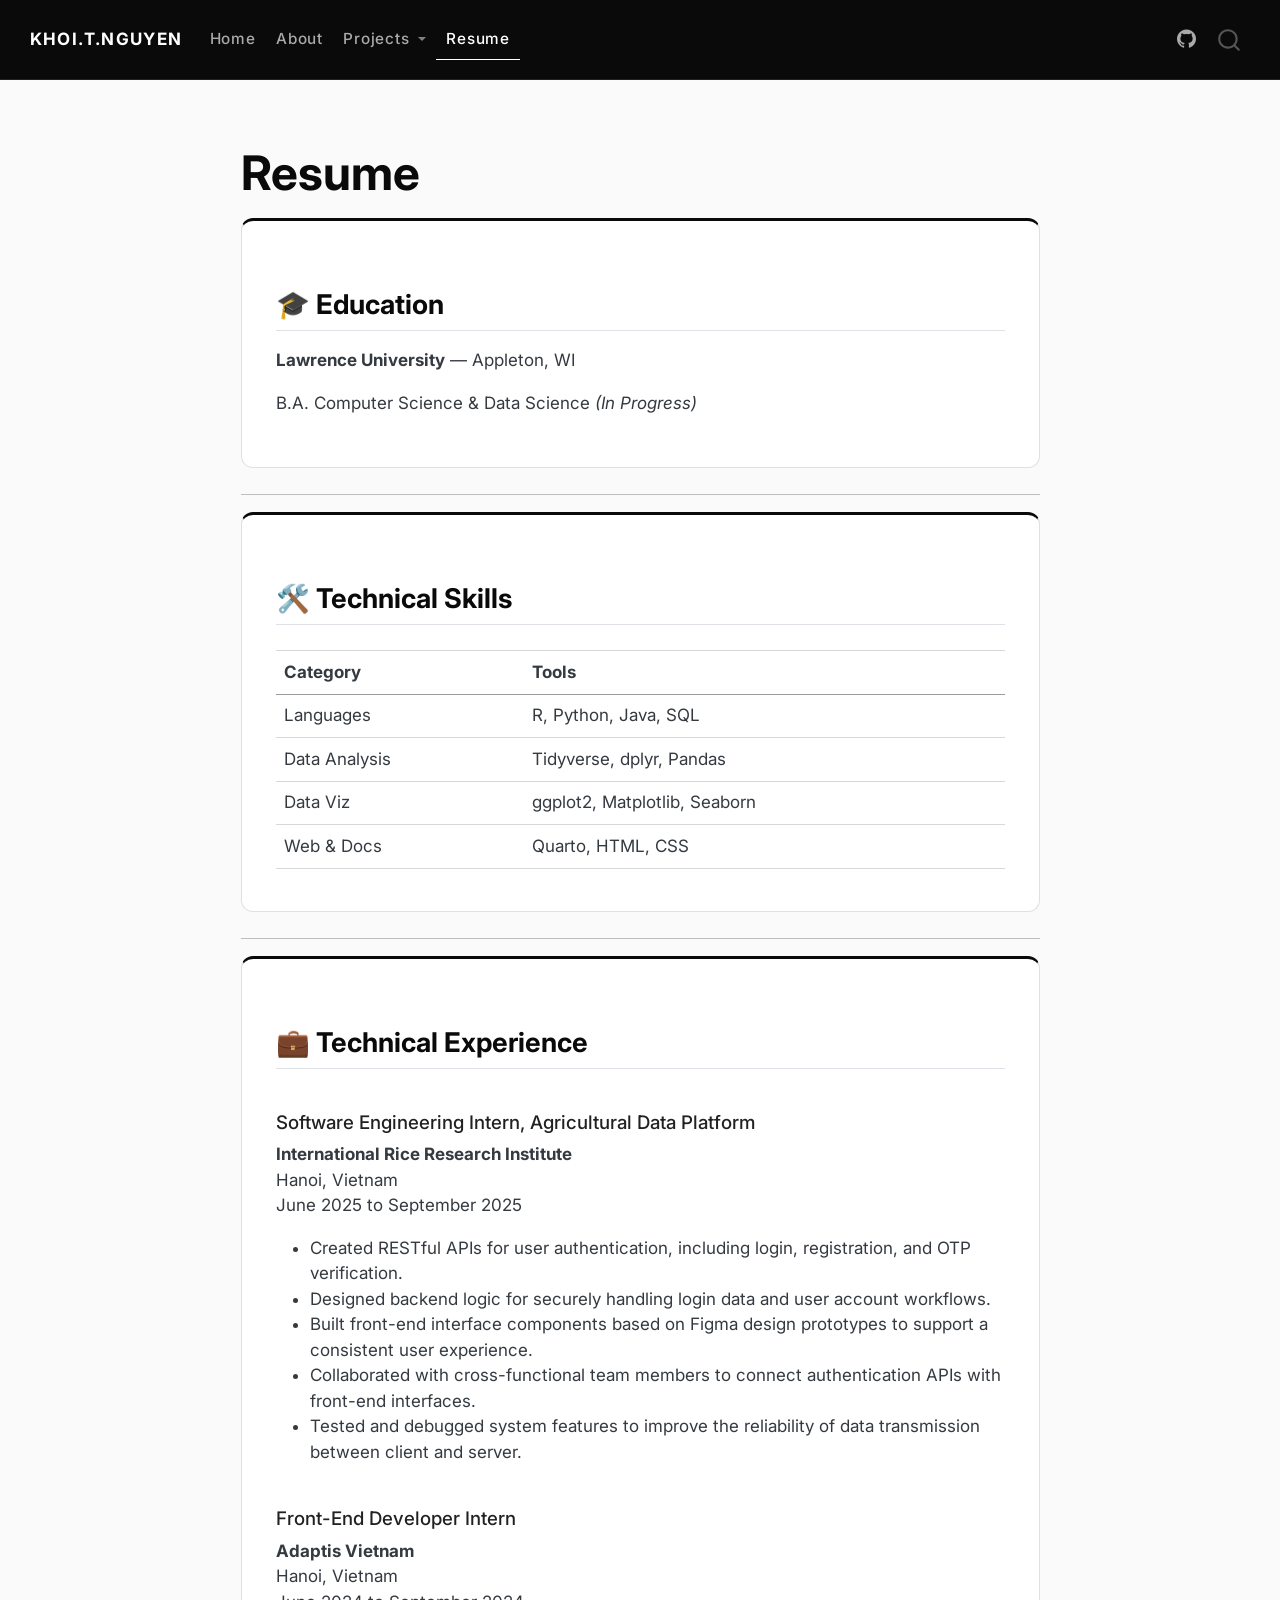
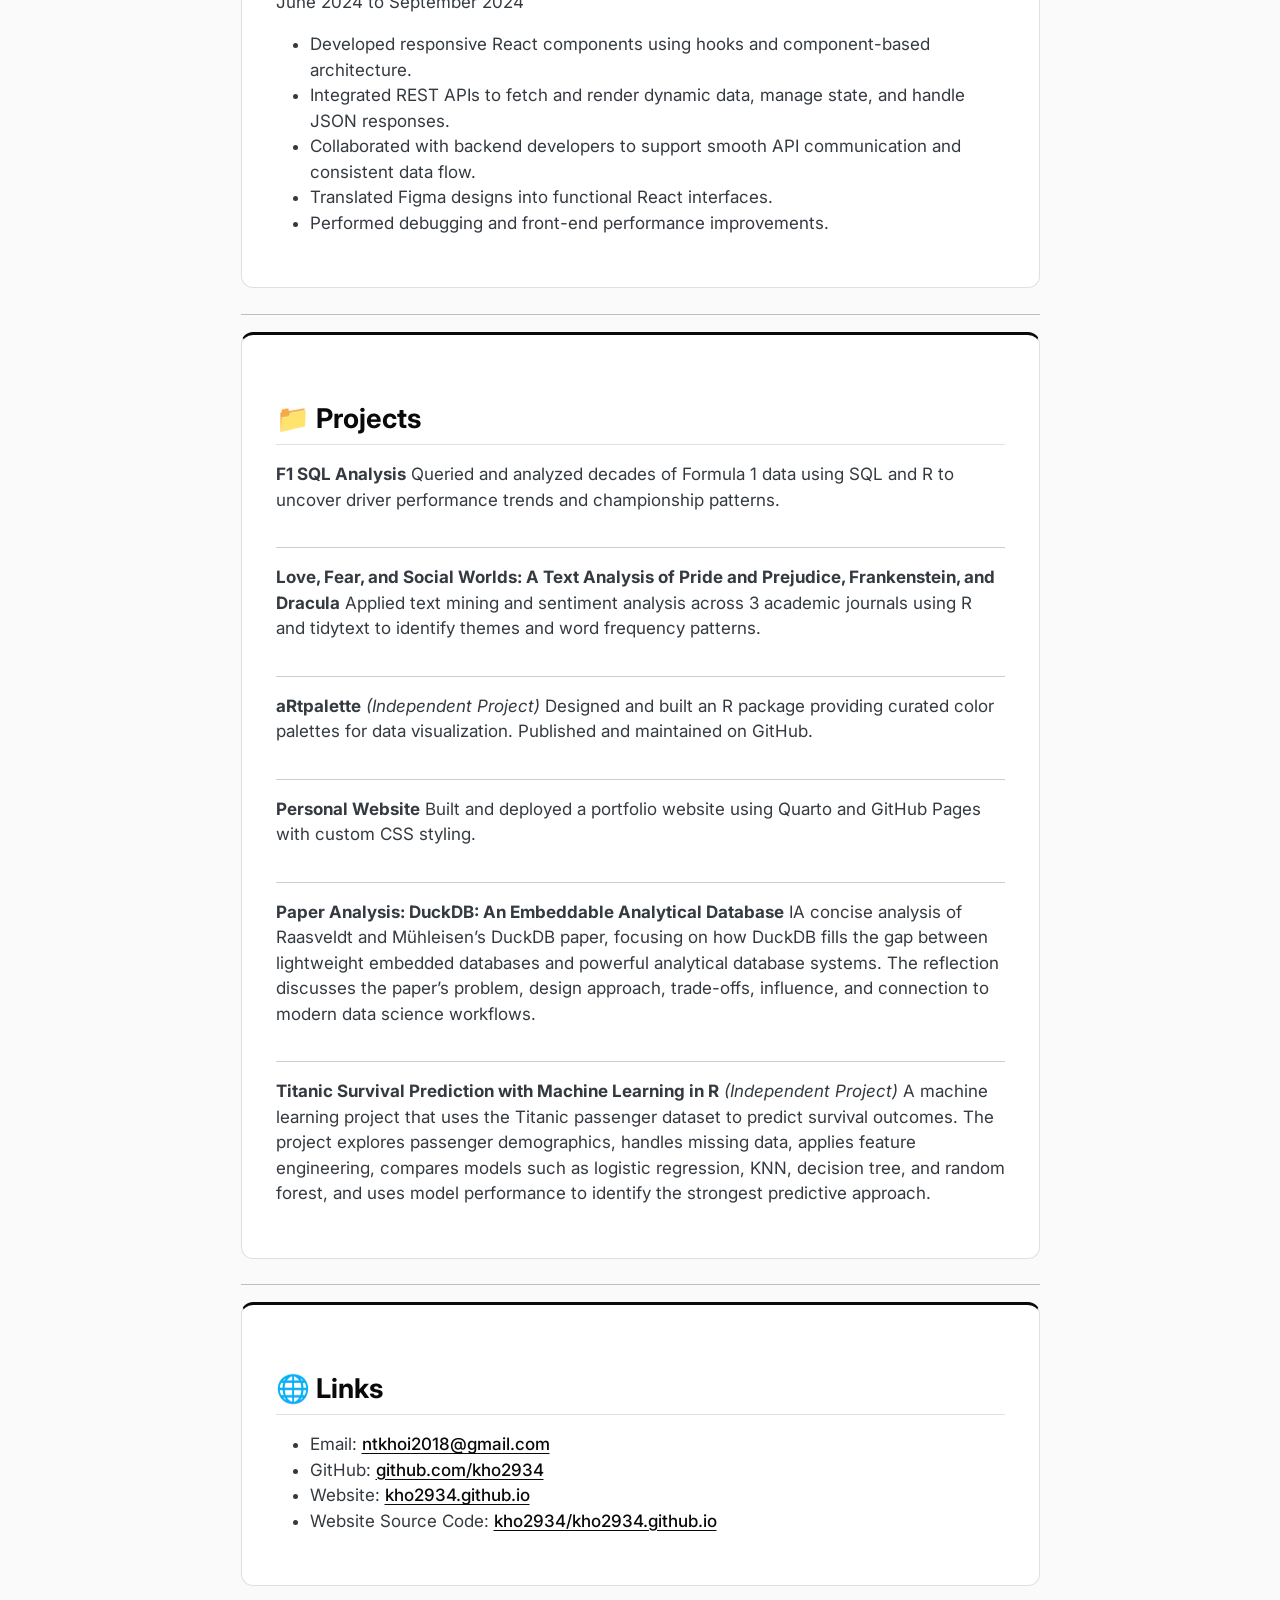
<file: docs/Resume.html>
<!DOCTYPE html>
<html xmlns="http://www.w3.org/1999/xhtml" lang="en" xml:lang="en"><head>

<meta charset="utf-8">
<meta name="generator" content="quarto-1.8.27">

<meta name="viewport" content="width=device-width, initial-scale=1.0, user-scalable=yes">


<title>resume – Khoi.T.Nguyen</title>
<style>
code{white-space: pre-wrap;}
span.smallcaps{font-variant: small-caps;}
div.columns{display: flex; gap: min(4vw, 1.5em);}
div.column{flex: auto; overflow-x: auto;}
div.hanging-indent{margin-left: 1.5em; text-indent: -1.5em;}
ul.task-list{list-style: none;}
ul.task-list li input[type="checkbox"] {
  width: 0.8em;
  margin: 0 0.8em 0.2em -1em; /* quarto-specific, see https://github.com/quarto-dev/quarto-cli/issues/4556 */ 
  vertical-align: middle;
}
</style>


<script src="site_libs/quarto-nav/quarto-nav.js"></script>
<script src="site_libs/quarto-nav/headroom.min.js"></script>
<script src="site_libs/clipboard/clipboard.min.js"></script>
<script src="site_libs/quarto-search/autocomplete.umd.js"></script>
<script src="site_libs/quarto-search/fuse.min.js"></script>
<script src="site_libs/quarto-search/quarto-search.js"></script>
<meta name="quarto:offset" content="./">
<script src="site_libs/quarto-html/quarto.js" type="module"></script>
<script src="site_libs/quarto-html/tabsets/tabsets.js" type="module"></script>
<script src="site_libs/quarto-html/axe/axe-check.js" type="module"></script>
<script src="site_libs/quarto-html/popper.min.js"></script>
<script src="site_libs/quarto-html/tippy.umd.min.js"></script>
<script src="site_libs/quarto-html/anchor.min.js"></script>
<link href="site_libs/quarto-html/tippy.css" rel="stylesheet">
<link href="site_libs/quarto-html/quarto-syntax-highlighting-ed96de9b727972fe78a7b5d16c58bf87.css" rel="stylesheet" id="quarto-text-highlighting-styles">
<script src="site_libs/bootstrap/bootstrap.min.js"></script>
<link href="site_libs/bootstrap/bootstrap-icons.css" rel="stylesheet">
<link href="site_libs/bootstrap/bootstrap-c82218b12ac0f327fa8bd7d074ce2147.min.css" rel="stylesheet" append-hash="true" id="quarto-bootstrap" data-mode="light">
<script id="quarto-search-options" type="application/json">{
  "location": "navbar",
  "copy-button": false,
  "collapse-after": 3,
  "panel-placement": "end",
  "type": "overlay",
  "limit": 50,
  "keyboard-shortcut": [
    "f",
    "/",
    "s"
  ],
  "show-item-context": false,
  "language": {
    "search-no-results-text": "No results",
    "search-matching-documents-text": "matching documents",
    "search-copy-link-title": "Copy link to search",
    "search-hide-matches-text": "Hide additional matches",
    "search-more-match-text": "more match in this document",
    "search-more-matches-text": "more matches in this document",
    "search-clear-button-title": "Clear",
    "search-text-placeholder": "",
    "search-detached-cancel-button-title": "Cancel",
    "search-submit-button-title": "Submit",
    "search-label": "Search"
  }
}</script>


<link rel="stylesheet" href="styles.css">
</head>

<body class="nav-fixed fullcontent quarto-light">

<div id="quarto-search-results"></div>
  <header id="quarto-header" class="headroom fixed-top">
    <nav class="navbar navbar-expand-lg " data-bs-theme="dark">
      <div class="navbar-container container-fluid">
      <div class="navbar-brand-container mx-auto">
    <a class="navbar-brand" href="./index.html">
    <span class="navbar-title">Khoi.T.Nguyen</span>
    </a>
  </div>
            <div id="quarto-search" class="" title="Search"></div>
          <button class="navbar-toggler" type="button" data-bs-toggle="collapse" data-bs-target="#navbarCollapse" aria-controls="navbarCollapse" role="menu" aria-expanded="false" aria-label="Toggle navigation" onclick="if (window.quartoToggleHeadroom) { window.quartoToggleHeadroom(); }">
  <span class="navbar-toggler-icon"></span>
</button>
          <div class="collapse navbar-collapse" id="navbarCollapse">
            <ul class="navbar-nav navbar-nav-scroll me-auto">
  <li class="nav-item">
    <a class="nav-link" href="./index.html"> 
<span class="menu-text">Home</span></a>
  </li>  
  <li class="nav-item">
    <a class="nav-link" href="./about.html"> 
<span class="menu-text">About</span></a>
  </li>  
  <li class="nav-item dropdown ">
    <a class="nav-link dropdown-toggle" href="#" id="nav-menu-projects" role="link" data-bs-toggle="dropdown" aria-expanded="false">
 <span class="menu-text">Projects</span>
    </a>
    <ul class="dropdown-menu" aria-labelledby="nav-menu-projects">    
        <li>
    <a class="dropdown-item" href="./projects.html">
 <span class="dropdown-text">F1 SQL Analysis</span></a>
  </li>  
        <li>
    <a class="dropdown-item" href="./Project3.html">
 <span class="dropdown-text">Love, Fear, and Social Worlds: A Text Analysis of Pride and Prejudice, Frankenstein, and Dracula</span></a>
  </li>  
        <li>
    <a class="dropdown-item" href="./project4.html">
 <span class="dropdown-text">aRtpalette</span></a>
  </li>  
        <li>
    <a class="dropdown-item" href="./Paper_presentation_poster.html">
 <span class="dropdown-text">Paper Analysis: DuckDB: An Embeddable Analytical Database</span></a>
  </li>  
        <li>
    <a class="dropdown-item" href="./TitanicProject.html">
 <span class="dropdown-text">Survival on the Titanic: Analyzing Patterns and Building Predictive Models</span></a>
  </li>  
    </ul>
  </li>
  <li class="nav-item">
    <a class="nav-link active" href="./Resume.html" aria-current="page"> 
<span class="menu-text">Resume</span></a>
  </li>  
</ul>
            <ul class="navbar-nav navbar-nav-scroll ms-auto">
  <li class="nav-item compact">
    <a class="nav-link" href="https://github.com/kho2934"> <i class="bi bi-github" role="img">
</i> 
<span class="menu-text"></span></a>
  </li>  
</ul>
          </div> <!-- /navcollapse -->
            <div class="quarto-navbar-tools">
</div>
      </div> <!-- /container-fluid -->
    </nav>
</header>
<!-- content -->
<div id="quarto-content" class="quarto-container page-columns page-rows-contents page-layout-article page-navbar">
<!-- sidebar -->
<!-- margin-sidebar -->
    
<!-- main -->
<main class="content" id="quarto-document-content"><header id="title-block-header" class="quarto-title-block"></header>




<section id="resume" class="level1">
<h1>Resume</h1>
<section id="education" class="level2 card" style="padding: 2rem; margin-bottom: 1.5rem;">
<h2 class="anchored" data-anchor-id="education">🎓 Education</h2>
<p><strong>Lawrence University</strong> — Appleton, WI</p>
<p>B.A. Computer Science &amp; Data Science <em>(In Progress)</em></p>
</section>
<hr>
<section id="technical-skills" class="level2 card" style="padding: 2rem; margin-bottom: 1.5rem;">
<h2 class="anchored" data-anchor-id="technical-skills">🛠️ Technical Skills</h2>
<table class="caption-top table">
<thead>
<tr class="header">
<th>Category</th>
<th>Tools</th>
</tr>
</thead>
<tbody>
<tr class="odd">
<td>Languages</td>
<td>R, Python, Java, SQL</td>
</tr>
<tr class="even">
<td>Data Analysis</td>
<td>Tidyverse, dplyr, Pandas</td>
</tr>
<tr class="odd">
<td>Data Viz</td>
<td>ggplot2, Matplotlib, Seaborn</td>
</tr>
<tr class="even">
<td>Web &amp; Docs</td>
<td>Quarto, HTML, CSS</td>
</tr>
</tbody>
</table>
</section>
<hr>
<section id="technical-experience" class="level2 card" style="padding: 2rem; margin-bottom: 1.5rem;">
<h2 class="anchored" data-anchor-id="technical-experience">💼 Technical Experience</h2>
<section id="software-engineering-intern-agricultural-data-platform" class="level3">
<h3 class="anchored" data-anchor-id="software-engineering-intern-agricultural-data-platform">Software Engineering Intern, Agricultural Data Platform</h3>
<p><strong>International Rice Research Institute</strong><br>
Hanoi, Vietnam<br>
June 2025 to September 2025</p>
<ul>
<li>Created RESTful APIs for user authentication, including login, registration, and OTP verification.</li>
<li>Designed backend logic for securely handling login data and user account workflows.</li>
<li>Built front-end interface components based on Figma design prototypes to support a consistent user experience.</li>
<li>Collaborated with cross-functional team members to connect authentication APIs with front-end interfaces.</li>
<li>Tested and debugged system features to improve the reliability of data transmission between client and server.</li>
</ul>
</section>
<section id="front-end-developer-intern" class="level3">
<h3 class="anchored" data-anchor-id="front-end-developer-intern">Front-End Developer Intern</h3>
<p><strong>Adaptis Vietnam</strong><br>
Hanoi, Vietnam<br>
June 2024 to September 2024</p>
<ul>
<li>Developed responsive React components using hooks and component-based architecture.</li>
<li>Integrated REST APIs to fetch and render dynamic data, manage state, and handle JSON responses.</li>
<li>Collaborated with backend developers to support smooth API communication and consistent data flow.</li>
<li>Translated Figma designs into functional React interfaces.</li>
<li>Performed debugging and front-end performance improvements.</li>
</ul>
</section>
</section>
<hr>
<section id="projects" class="level2 card" style="padding: 2rem; margin-bottom: 1.5rem;">
<h2 class="anchored" data-anchor-id="projects">📁 Projects</h2>
<p><strong>F1 SQL Analysis</strong> Queried and analyzed decades of Formula 1 data using SQL and R to uncover driver performance trends and championship patterns.</p>
<hr>
<p><strong>Love, Fear, and Social Worlds: A Text Analysis of Pride and Prejudice, Frankenstein, and Dracula</strong> Applied text mining and sentiment analysis across 3 academic journals using R and tidytext to identify themes and word frequency patterns.</p>
<hr>
<p><strong>aRtpalette</strong> <em>(Independent Project)</em> Designed and built an R package providing curated color palettes for data visualization. Published and maintained on GitHub.</p>
<hr>
<p><strong>Personal Website</strong> Built and deployed a portfolio website using Quarto and GitHub Pages with custom CSS styling.</p>
<hr>
<p><strong>Paper Analysis: DuckDB: An Embeddable Analytical Database</strong> IA concise analysis of Raasveldt and Mühleisen’s DuckDB paper, focusing on how DuckDB fills the gap between lightweight embedded databases and powerful analytical database systems. The reflection discusses the paper’s problem, design approach, trade-offs, influence, and connection to modern data science workflows.</p>
<hr>
<p><strong>Titanic Survival Prediction with Machine Learning in R</strong> <em>(Independent Project)</em> A machine learning project that uses the Titanic passenger dataset to predict survival outcomes. The project explores passenger demographics, handles missing data, applies feature engineering, compares models such as logistic regression, KNN, decision tree, and random forest, and uses model performance to identify the strongest predictive approach.</p>
</section>
<hr>
<section id="links" class="level2 card" style="padding: 2rem; margin-bottom: 1.5rem;">
<h2 class="anchored" data-anchor-id="links">🌐 Links</h2>
<ul>
<li>Email: <a href="mailto:ntkhoi2018@gmail.com">ntkhoi2018@gmail.com</a></li>
<li>GitHub: <a href="https://github.com/kho2934">github.com/kho2934</a></li>
<li>Website: <a href="https://kho2934.github.io/">kho2934.github.io</a></li>
<li>Website Source Code: <a href="https://github.com/kho2934/kho2934.github.io">kho2934/kho2934.github.io</a></li>
</ul>
</section>


</section>

</main> <!-- /main -->
<script id="quarto-html-after-body" type="application/javascript">
  window.document.addEventListener("DOMContentLoaded", function (event) {
    const icon = "";
    const anchorJS = new window.AnchorJS();
    anchorJS.options = {
      placement: 'right',
      icon: icon
    };
    anchorJS.add('.anchored');
    const isCodeAnnotation = (el) => {
      for (const clz of el.classList) {
        if (clz.startsWith('code-annotation-')) {                     
          return true;
        }
      }
      return false;
    }
    const onCopySuccess = function(e) {
      // button target
      const button = e.trigger;
      // don't keep focus
      button.blur();
      // flash "checked"
      button.classList.add('code-copy-button-checked');
      var currentTitle = button.getAttribute("title");
      button.setAttribute("title", "Copied!");
      let tooltip;
      if (window.bootstrap) {
        button.setAttribute("data-bs-toggle", "tooltip");
        button.setAttribute("data-bs-placement", "left");
        button.setAttribute("data-bs-title", "Copied!");
        tooltip = new bootstrap.Tooltip(button, 
          { trigger: "manual", 
            customClass: "code-copy-button-tooltip",
            offset: [0, -8]});
        tooltip.show();    
      }
      setTimeout(function() {
        if (tooltip) {
          tooltip.hide();
          button.removeAttribute("data-bs-title");
          button.removeAttribute("data-bs-toggle");
          button.removeAttribute("data-bs-placement");
        }
        button.setAttribute("title", currentTitle);
        button.classList.remove('code-copy-button-checked');
      }, 1000);
      // clear code selection
      e.clearSelection();
    }
    const getTextToCopy = function(trigger) {
      const outerScaffold = trigger.parentElement.cloneNode(true);
      const codeEl = outerScaffold.querySelector('code');
      for (const childEl of codeEl.children) {
        if (isCodeAnnotation(childEl)) {
          childEl.remove();
        }
      }
      return codeEl.innerText;
    }
    const clipboard = new window.ClipboardJS('.code-copy-button:not([data-in-quarto-modal])', {
      text: getTextToCopy
    });
    clipboard.on('success', onCopySuccess);
    if (window.document.getElementById('quarto-embedded-source-code-modal')) {
      const clipboardModal = new window.ClipboardJS('.code-copy-button[data-in-quarto-modal]', {
        text: getTextToCopy,
        container: window.document.getElementById('quarto-embedded-source-code-modal')
      });
      clipboardModal.on('success', onCopySuccess);
    }
      var localhostRegex = new RegExp(/^(?:http|https):\/\/localhost\:?[0-9]*\//);
      var mailtoRegex = new RegExp(/^mailto:/);
        var filterRegex = new RegExp('/' + window.location.host + '/');
      var isInternal = (href) => {
          return filterRegex.test(href) || localhostRegex.test(href) || mailtoRegex.test(href);
      }
      // Inspect non-navigation links and adorn them if external
     var links = window.document.querySelectorAll('a[href]:not(.nav-link):not(.navbar-brand):not(.toc-action):not(.sidebar-link):not(.sidebar-item-toggle):not(.pagination-link):not(.no-external):not([aria-hidden]):not(.dropdown-item):not(.quarto-navigation-tool):not(.about-link)');
      for (var i=0; i<links.length; i++) {
        const link = links[i];
        if (!isInternal(link.href)) {
          // undo the damage that might have been done by quarto-nav.js in the case of
          // links that we want to consider external
          if (link.dataset.originalHref !== undefined) {
            link.href = link.dataset.originalHref;
          }
        }
      }
    function tippyHover(el, contentFn, onTriggerFn, onUntriggerFn) {
      const config = {
        allowHTML: true,
        maxWidth: 500,
        delay: 100,
        arrow: false,
        appendTo: function(el) {
            return el.parentElement;
        },
        interactive: true,
        interactiveBorder: 10,
        theme: 'quarto',
        placement: 'bottom-start',
      };
      if (contentFn) {
        config.content = contentFn;
      }
      if (onTriggerFn) {
        config.onTrigger = onTriggerFn;
      }
      if (onUntriggerFn) {
        config.onUntrigger = onUntriggerFn;
      }
      window.tippy(el, config); 
    }
    const noterefs = window.document.querySelectorAll('a[role="doc-noteref"]');
    for (var i=0; i<noterefs.length; i++) {
      const ref = noterefs[i];
      tippyHover(ref, function() {
        // use id or data attribute instead here
        let href = ref.getAttribute('data-footnote-href') || ref.getAttribute('href');
        try { href = new URL(href).hash; } catch {}
        const id = href.replace(/^#\/?/, "");
        const note = window.document.getElementById(id);
        if (note) {
          return note.innerHTML;
        } else {
          return "";
        }
      });
    }
    const xrefs = window.document.querySelectorAll('a.quarto-xref');
    const processXRef = (id, note) => {
      // Strip column container classes
      const stripColumnClz = (el) => {
        el.classList.remove("page-full", "page-columns");
        if (el.children) {
          for (const child of el.children) {
            stripColumnClz(child);
          }
        }
      }
      stripColumnClz(note)
      if (id === null || id.startsWith('sec-')) {
        // Special case sections, only their first couple elements
        const container = document.createElement("div");
        if (note.children && note.children.length > 2) {
          container.appendChild(note.children[0].cloneNode(true));
          for (let i = 1; i < note.children.length; i++) {
            const child = note.children[i];
            if (child.tagName === "P" && child.innerText === "") {
              continue;
            } else {
              container.appendChild(child.cloneNode(true));
              break;
            }
          }
          if (window.Quarto?.typesetMath) {
            window.Quarto.typesetMath(container);
          }
          return container.innerHTML
        } else {
          if (window.Quarto?.typesetMath) {
            window.Quarto.typesetMath(note);
          }
          return note.innerHTML;
        }
      } else {
        // Remove any anchor links if they are present
        const anchorLink = note.querySelector('a.anchorjs-link');
        if (anchorLink) {
          anchorLink.remove();
        }
        if (window.Quarto?.typesetMath) {
          window.Quarto.typesetMath(note);
        }
        if (note.classList.contains("callout")) {
          return note.outerHTML;
        } else {
          return note.innerHTML;
        }
      }
    }
    for (var i=0; i<xrefs.length; i++) {
      const xref = xrefs[i];
      tippyHover(xref, undefined, function(instance) {
        instance.disable();
        let url = xref.getAttribute('href');
        let hash = undefined; 
        if (url.startsWith('#')) {
          hash = url;
        } else {
          try { hash = new URL(url).hash; } catch {}
        }
        if (hash) {
          const id = hash.replace(/^#\/?/, "");
          const note = window.document.getElementById(id);
          if (note !== null) {
            try {
              const html = processXRef(id, note.cloneNode(true));
              instance.setContent(html);
            } finally {
              instance.enable();
              instance.show();
            }
          } else {
            // See if we can fetch this
            fetch(url.split('#')[0])
            .then(res => res.text())
            .then(html => {
              const parser = new DOMParser();
              const htmlDoc = parser.parseFromString(html, "text/html");
              const note = htmlDoc.getElementById(id);
              if (note !== null) {
                const html = processXRef(id, note);
                instance.setContent(html);
              } 
            }).finally(() => {
              instance.enable();
              instance.show();
            });
          }
        } else {
          // See if we can fetch a full url (with no hash to target)
          // This is a special case and we should probably do some content thinning / targeting
          fetch(url)
          .then(res => res.text())
          .then(html => {
            const parser = new DOMParser();
            const htmlDoc = parser.parseFromString(html, "text/html");
            const note = htmlDoc.querySelector('main.content');
            if (note !== null) {
              // This should only happen for chapter cross references
              // (since there is no id in the URL)
              // remove the first header
              if (note.children.length > 0 && note.children[0].tagName === "HEADER") {
                note.children[0].remove();
              }
              const html = processXRef(null, note);
              instance.setContent(html);
            } 
          }).finally(() => {
            instance.enable();
            instance.show();
          });
        }
      }, function(instance) {
      });
    }
        let selectedAnnoteEl;
        const selectorForAnnotation = ( cell, annotation) => {
          let cellAttr = 'data-code-cell="' + cell + '"';
          let lineAttr = 'data-code-annotation="' +  annotation + '"';
          const selector = 'span[' + cellAttr + '][' + lineAttr + ']';
          return selector;
        }
        const selectCodeLines = (annoteEl) => {
          const doc = window.document;
          const targetCell = annoteEl.getAttribute("data-target-cell");
          const targetAnnotation = annoteEl.getAttribute("data-target-annotation");
          const annoteSpan = window.document.querySelector(selectorForAnnotation(targetCell, targetAnnotation));
          const lines = annoteSpan.getAttribute("data-code-lines").split(",");
          const lineIds = lines.map((line) => {
            return targetCell + "-" + line;
          })
          let top = null;
          let height = null;
          let parent = null;
          if (lineIds.length > 0) {
              //compute the position of the single el (top and bottom and make a div)
              const el = window.document.getElementById(lineIds[0]);
              top = el.offsetTop;
              height = el.offsetHeight;
              parent = el.parentElement.parentElement;
            if (lineIds.length > 1) {
              const lastEl = window.document.getElementById(lineIds[lineIds.length - 1]);
              const bottom = lastEl.offsetTop + lastEl.offsetHeight;
              height = bottom - top;
            }
            if (top !== null && height !== null && parent !== null) {
              // cook up a div (if necessary) and position it 
              let div = window.document.getElementById("code-annotation-line-highlight");
              if (div === null) {
                div = window.document.createElement("div");
                div.setAttribute("id", "code-annotation-line-highlight");
                div.style.position = 'absolute';
                parent.appendChild(div);
              }
              div.style.top = top - 2 + "px";
              div.style.height = height + 4 + "px";
              div.style.left = 0;
              let gutterDiv = window.document.getElementById("code-annotation-line-highlight-gutter");
              if (gutterDiv === null) {
                gutterDiv = window.document.createElement("div");
                gutterDiv.setAttribute("id", "code-annotation-line-highlight-gutter");
                gutterDiv.style.position = 'absolute';
                const codeCell = window.document.getElementById(targetCell);
                const gutter = codeCell.querySelector('.code-annotation-gutter');
                gutter.appendChild(gutterDiv);
              }
              gutterDiv.style.top = top - 2 + "px";
              gutterDiv.style.height = height + 4 + "px";
            }
            selectedAnnoteEl = annoteEl;
          }
        };
        const unselectCodeLines = () => {
          const elementsIds = ["code-annotation-line-highlight", "code-annotation-line-highlight-gutter"];
          elementsIds.forEach((elId) => {
            const div = window.document.getElementById(elId);
            if (div) {
              div.remove();
            }
          });
          selectedAnnoteEl = undefined;
        };
          // Handle positioning of the toggle
      window.addEventListener(
        "resize",
        throttle(() => {
          elRect = undefined;
          if (selectedAnnoteEl) {
            selectCodeLines(selectedAnnoteEl);
          }
        }, 10)
      );
      function throttle(fn, ms) {
      let throttle = false;
      let timer;
        return (...args) => {
          if(!throttle) { // first call gets through
              fn.apply(this, args);
              throttle = true;
          } else { // all the others get throttled
              if(timer) clearTimeout(timer); // cancel #2
              timer = setTimeout(() => {
                fn.apply(this, args);
                timer = throttle = false;
              }, ms);
          }
        };
      }
        // Attach click handler to the DT
        const annoteDls = window.document.querySelectorAll('dt[data-target-cell]');
        for (const annoteDlNode of annoteDls) {
          annoteDlNode.addEventListener('click', (event) => {
            const clickedEl = event.target;
            if (clickedEl !== selectedAnnoteEl) {
              unselectCodeLines();
              const activeEl = window.document.querySelector('dt[data-target-cell].code-annotation-active');
              if (activeEl) {
                activeEl.classList.remove('code-annotation-active');
              }
              selectCodeLines(clickedEl);
              clickedEl.classList.add('code-annotation-active');
            } else {
              // Unselect the line
              unselectCodeLines();
              clickedEl.classList.remove('code-annotation-active');
            }
          });
        }
    const findCites = (el) => {
      const parentEl = el.parentElement;
      if (parentEl) {
        const cites = parentEl.dataset.cites;
        if (cites) {
          return {
            el,
            cites: cites.split(' ')
          };
        } else {
          return findCites(el.parentElement)
        }
      } else {
        return undefined;
      }
    };
    var bibliorefs = window.document.querySelectorAll('a[role="doc-biblioref"]');
    for (var i=0; i<bibliorefs.length; i++) {
      const ref = bibliorefs[i];
      const citeInfo = findCites(ref);
      if (citeInfo) {
        tippyHover(citeInfo.el, function() {
          var popup = window.document.createElement('div');
          citeInfo.cites.forEach(function(cite) {
            var citeDiv = window.document.createElement('div');
            citeDiv.classList.add('hanging-indent');
            citeDiv.classList.add('csl-entry');
            var biblioDiv = window.document.getElementById('ref-' + cite);
            if (biblioDiv) {
              citeDiv.innerHTML = biblioDiv.innerHTML;
            }
            popup.appendChild(citeDiv);
          });
          return popup.innerHTML;
        });
      }
    }
  });
  </script>
</div> <!-- /content -->




</body></html>
</file>
<file: docs/site_libs/quarto-html/tippy.css>
.tippy-box[data-animation=fade][data-state=hidden]{opacity:0}[data-tippy-root]{max-width:calc(100vw - 10px)}.tippy-box{position:relative;background-color:#333;color:#fff;border-radius:4px;font-size:14px;line-height:1.4;white-space:normal;outline:0;transition-property:transform,visibility,opacity}.tippy-box[data-placement^=top]>.tippy-arrow{bottom:0}.tippy-box[data-placement^=top]>.tippy-arrow:before{bottom:-7px;left:0;border-width:8px 8px 0;border-top-color:initial;transform-origin:center top}.tippy-box[data-placement^=bottom]>.tippy-arrow{top:0}.tippy-box[data-placement^=bottom]>.tippy-arrow:before{top:-7px;left:0;border-width:0 8px 8px;border-bottom-color:initial;transform-origin:center bottom}.tippy-box[data-placement^=left]>.tippy-arrow{right:0}.tippy-box[data-placement^=left]>.tippy-arrow:before{border-width:8px 0 8px 8px;border-left-color:initial;right:-7px;transform-origin:center left}.tippy-box[data-placement^=right]>.tippy-arrow{left:0}.tippy-box[data-placement^=right]>.tippy-arrow:before{left:-7px;border-width:8px 8px 8px 0;border-right-color:initial;transform-origin:center right}.tippy-box[data-inertia][data-state=visible]{transition-timing-function:cubic-bezier(.54,1.5,.38,1.11)}.tippy-arrow{width:16px;height:16px;color:#333}.tippy-arrow:before{content:"";position:absolute;border-color:transparent;border-style:solid}.tippy-content{position:relative;padding:5px 9px;z-index:1}
</file>
<file: docs/site_libs/quarto-html/quarto-syntax-highlighting-ed96de9b727972fe78a7b5d16c58bf87.css>
/* quarto syntax highlight colors */
:root {
  --quarto-hl-ot-color: #003B4F;
  --quarto-hl-at-color: #657422;
  --quarto-hl-ss-color: #20794D;
  --quarto-hl-an-color: #5E5E5E;
  --quarto-hl-fu-color: #4758AB;
  --quarto-hl-st-color: #20794D;
  --quarto-hl-cf-color: #003B4F;
  --quarto-hl-op-color: #5E5E5E;
  --quarto-hl-er-color: #AD0000;
  --quarto-hl-bn-color: #AD0000;
  --quarto-hl-al-color: #AD0000;
  --quarto-hl-va-color: #111111;
  --quarto-hl-bu-color: inherit;
  --quarto-hl-ex-color: inherit;
  --quarto-hl-pp-color: #AD0000;
  --quarto-hl-in-color: #5E5E5E;
  --quarto-hl-vs-color: #20794D;
  --quarto-hl-wa-color: #5E5E5E;
  --quarto-hl-do-color: #5E5E5E;
  --quarto-hl-im-color: #00769E;
  --quarto-hl-ch-color: #20794D;
  --quarto-hl-dt-color: #AD0000;
  --quarto-hl-fl-color: #AD0000;
  --quarto-hl-co-color: #5E5E5E;
  --quarto-hl-cv-color: #5E5E5E;
  --quarto-hl-cn-color: #8f5902;
  --quarto-hl-sc-color: #5E5E5E;
  --quarto-hl-dv-color: #AD0000;
  --quarto-hl-kw-color: #003B4F;
}

/* other quarto variables */
:root {
  --quarto-font-monospace: SFMono-Regular, Menlo, Monaco, Consolas, "Liberation Mono", "Courier New", monospace;
}

/* syntax highlight based on Pandoc's rules */
pre > code.sourceCode > span {
  color: #003B4F;
}

code.sourceCode > span {
  color: #003B4F;
}

div.sourceCode,
div.sourceCode pre.sourceCode {
  color: #003B4F;
}

/* Normal */
code span {
  color: #003B4F;
}

/* Alert */
code span.al {
  color: #AD0000;
  font-style: inherit;
}

/* Annotation */
code span.an {
  color: #5E5E5E;
  font-style: inherit;
}

/* Attribute */
code span.at {
  color: #657422;
  font-style: inherit;
}

/* BaseN */
code span.bn {
  color: #AD0000;
  font-style: inherit;
}

/* BuiltIn */
code span.bu {
  font-style: inherit;
}

/* ControlFlow */
code span.cf {
  color: #003B4F;
  font-weight: bold;
  font-style: inherit;
}

/* Char */
code span.ch {
  color: #20794D;
  font-style: inherit;
}

/* Constant */
code span.cn {
  color: #8f5902;
  font-style: inherit;
}

/* Comment */
code span.co {
  color: #5E5E5E;
  font-style: inherit;
}

/* CommentVar */
code span.cv {
  color: #5E5E5E;
  font-style: italic;
}

/* Documentation */
code span.do {
  color: #5E5E5E;
  font-style: italic;
}

/* DataType */
code span.dt {
  color: #AD0000;
  font-style: inherit;
}

/* DecVal */
code span.dv {
  color: #AD0000;
  font-style: inherit;
}

/* Error */
code span.er {
  color: #AD0000;
  font-style: inherit;
}

/* Extension */
code span.ex {
  font-style: inherit;
}

/* Float */
code span.fl {
  color: #AD0000;
  font-style: inherit;
}

/* Function */
code span.fu {
  color: #4758AB;
  font-style: inherit;
}

/* Import */
code span.im {
  color: #00769E;
  font-style: inherit;
}

/* Information */
code span.in {
  color: #5E5E5E;
  font-style: inherit;
}

/* Keyword */
code span.kw {
  color: #003B4F;
  font-weight: bold;
  font-style: inherit;
}

/* Operator */
code span.op {
  color: #5E5E5E;
  font-style: inherit;
}

/* Other */
code span.ot {
  color: #003B4F;
  font-style: inherit;
}

/* Preprocessor */
code span.pp {
  color: #AD0000;
  font-style: inherit;
}

/* SpecialChar */
code span.sc {
  color: #5E5E5E;
  font-style: inherit;
}

/* SpecialString */
code span.ss {
  color: #20794D;
  font-style: inherit;
}

/* String */
code span.st {
  color: #20794D;
  font-style: inherit;
}

/* Variable */
code span.va {
  color: #111111;
  font-style: inherit;
}

/* VerbatimString */
code span.vs {
  color: #20794D;
  font-style: inherit;
}

/* Warning */
code span.wa {
  color: #5E5E5E;
  font-style: italic;
}

.prevent-inlining {
  content: "</";
}

/*# sourceMappingURL=0920dd6d7437995b8cdf7429764427b1.css.map */
</file>
<file: docs/styles.css>
@import url('https://fonts.googleapis.com/css2?family=Inter:wght@400;500;700&display=swap');

body {
  font-family: 'Inter', sans-serif;
  background-color: #fafafa;
  color: #0a0a0a;
}

/* ── Navbar ── */
.navbar {
  background: #0a0a0a !important;
  padding: 1rem 2rem;
  border-bottom: 1px solid #222;
}

.navbar-brand {
  color: #ffffff !important;
  font-weight: 700;
  letter-spacing: 0.08em;
  text-transform: uppercase;
  font-size: 1rem;
}

.nav-link {
  color: #aaaaaa !important;
  font-weight: 500;
  letter-spacing: 0.05em;
  font-size: 0.9rem;
  transition: color 0.2s;
}

.nav-link:hover, .nav-link.active {
  color: #ffffff !important;
  border-bottom: 1px solid #fff;
}

/* ── Headings ── */
h1 { font-size: 2.8rem; font-weight: 700; color: #0a0a0a; line-height: 1.2; }
h2 { font-size: 1.6rem; font-weight: 700; color: #0a0a0a; }
h3 { font-size: 1.1rem; font-weight: 500; color: #0a0a0a; }

/* ── Links ── */
a { color: #0a0a0a; font-weight: 500; text-decoration: underline; }
a:hover { color: #555; }

/* ── Hero section ── */
.hero {
  padding: 5rem 2rem;
  text-align: center;
  background: #ffffff;
  border-bottom: 1px solid #e5e5e5;
  position: relative;
  overflow: hidden;
}

.hero::before {
  content: '';
  position: absolute;
  top: -80px; right: -80px;
  width: 400px; height: 400px;
  border-radius: 50%;
  border: 1px solid #e0e0e0;
  pointer-events: none;
}

.hero::after {
  content: '';
  position: absolute;
  top: -40px; right: -40px;
  width: 250px; height: 250px;
  border-radius: 50%;
  border: 1px solid #e0e0e0;
  pointer-events: none;
}

.hero h1 { font-size: 3.2rem; color: #0a0a0a; }
.hero p { font-size: 1.1rem; color: #555; max-width: 580px; margin: 1rem auto; }

/* ── Profile photo ── */
.profile-photo {
  width: 160px;
  height: 160px;
  border-radius: 50%;
  object-fit: cover;
  border: 3px solid #0a0a0a;
  margin-bottom: 1.5rem;
  filter: grayscale(20%);
}

/* ── Badges / buttons ── */
.btn, .btn-primary {
  background: #0a0a0a;
  color: #fff;
  border: none;
  border-radius: 25px;
  padding: 0.5rem 1.4rem;
  font-weight: 500;
  font-size: 0.85rem;
  letter-spacing: 0.04em;
}

.btn:hover { background: #333; color: #fff; }

/* ── Cards ── */
.card {
  background: #ffffff;
  border: 0.5px solid #e0e0e0 !important;
  border-radius: 12px !important;
  box-shadow: none !important;
  transition: transform 0.2s, border-color 0.2s;
  border-top: 3px solid #0a0a0a !important;
}

.card:hover {
  transform: translateY(-4px);
  border-color: #0a0a0a !important;
}

/* ── Section labels ── */
.section-label {
  font-size: 0.75rem;
  letter-spacing: 0.12em;
  text-transform: uppercase;
  color: #888;
  margin-bottom: 1.5rem;
}

/* ── Footer ── */
.page-footer {
  background: #0a0a0a;
  color: #666;
  text-align: center;
  padding: 1.5rem;
  font-size: 0.85rem;
}
</file>
